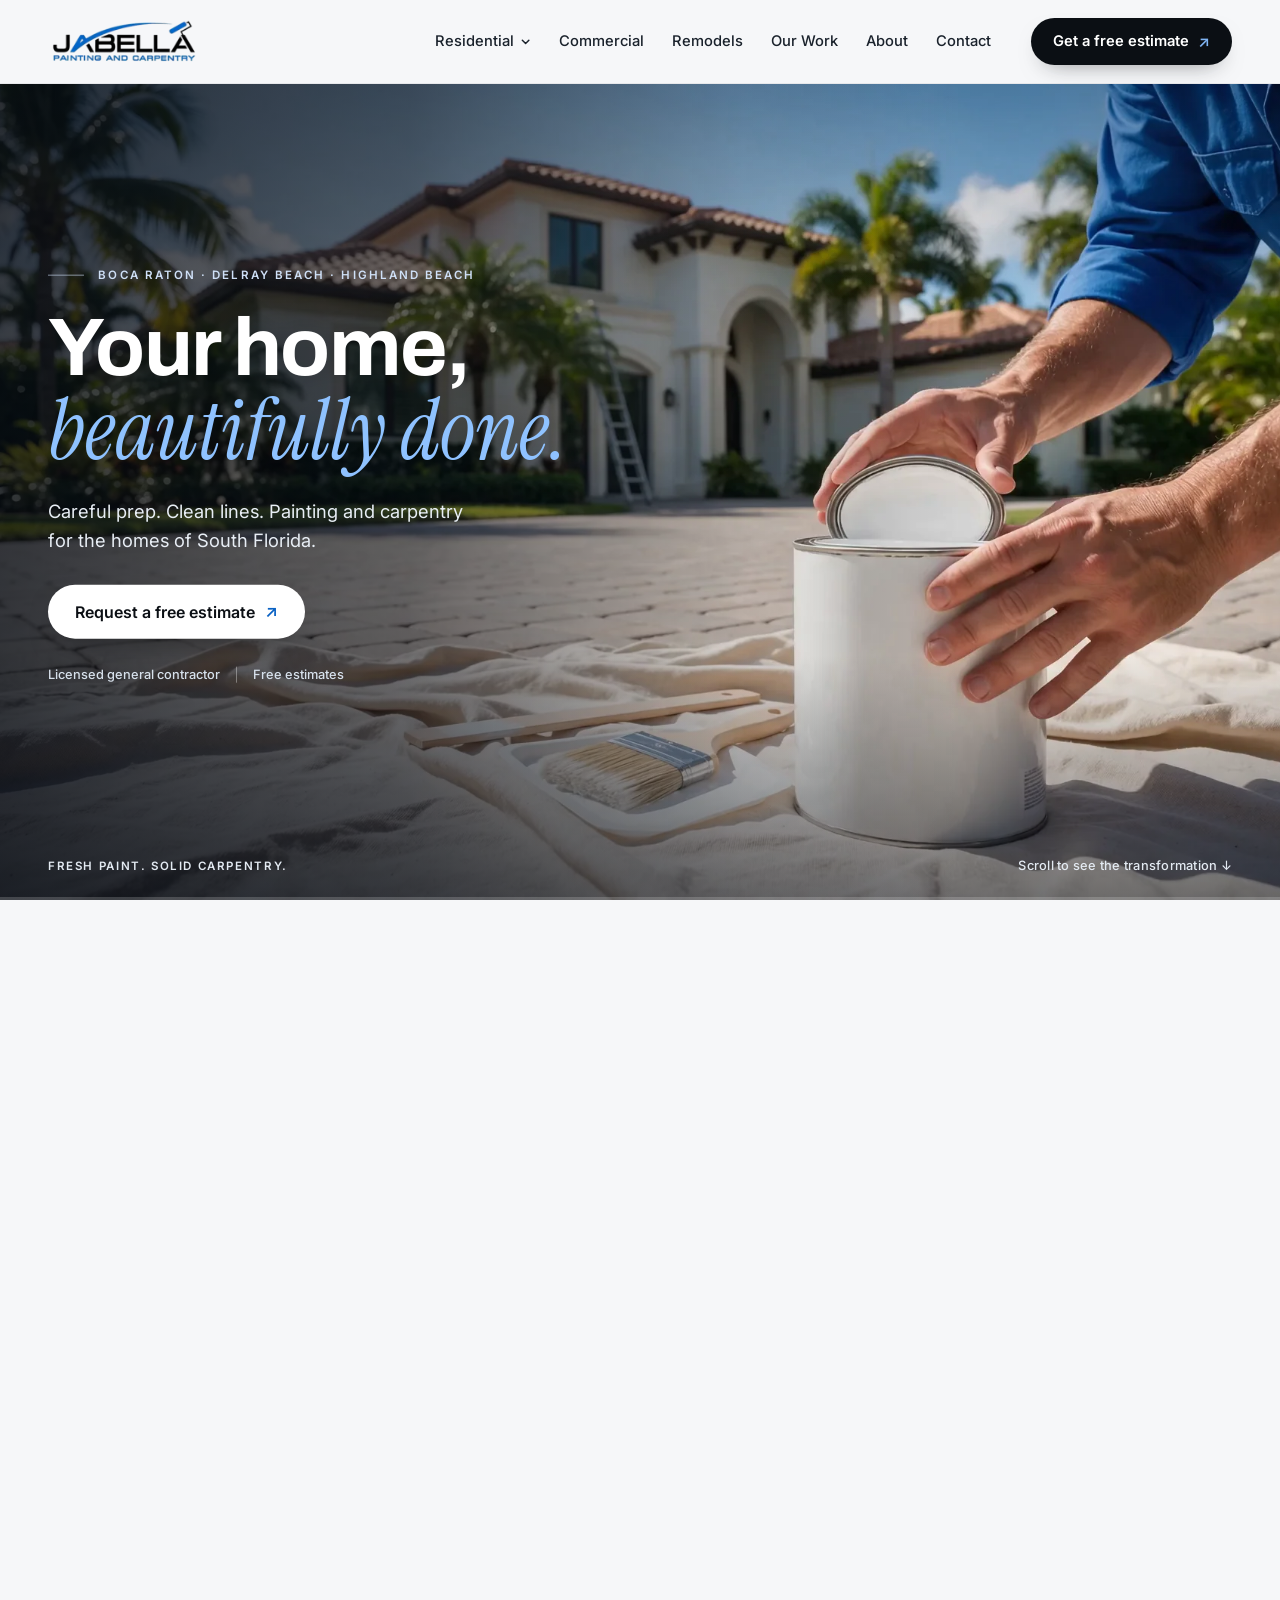
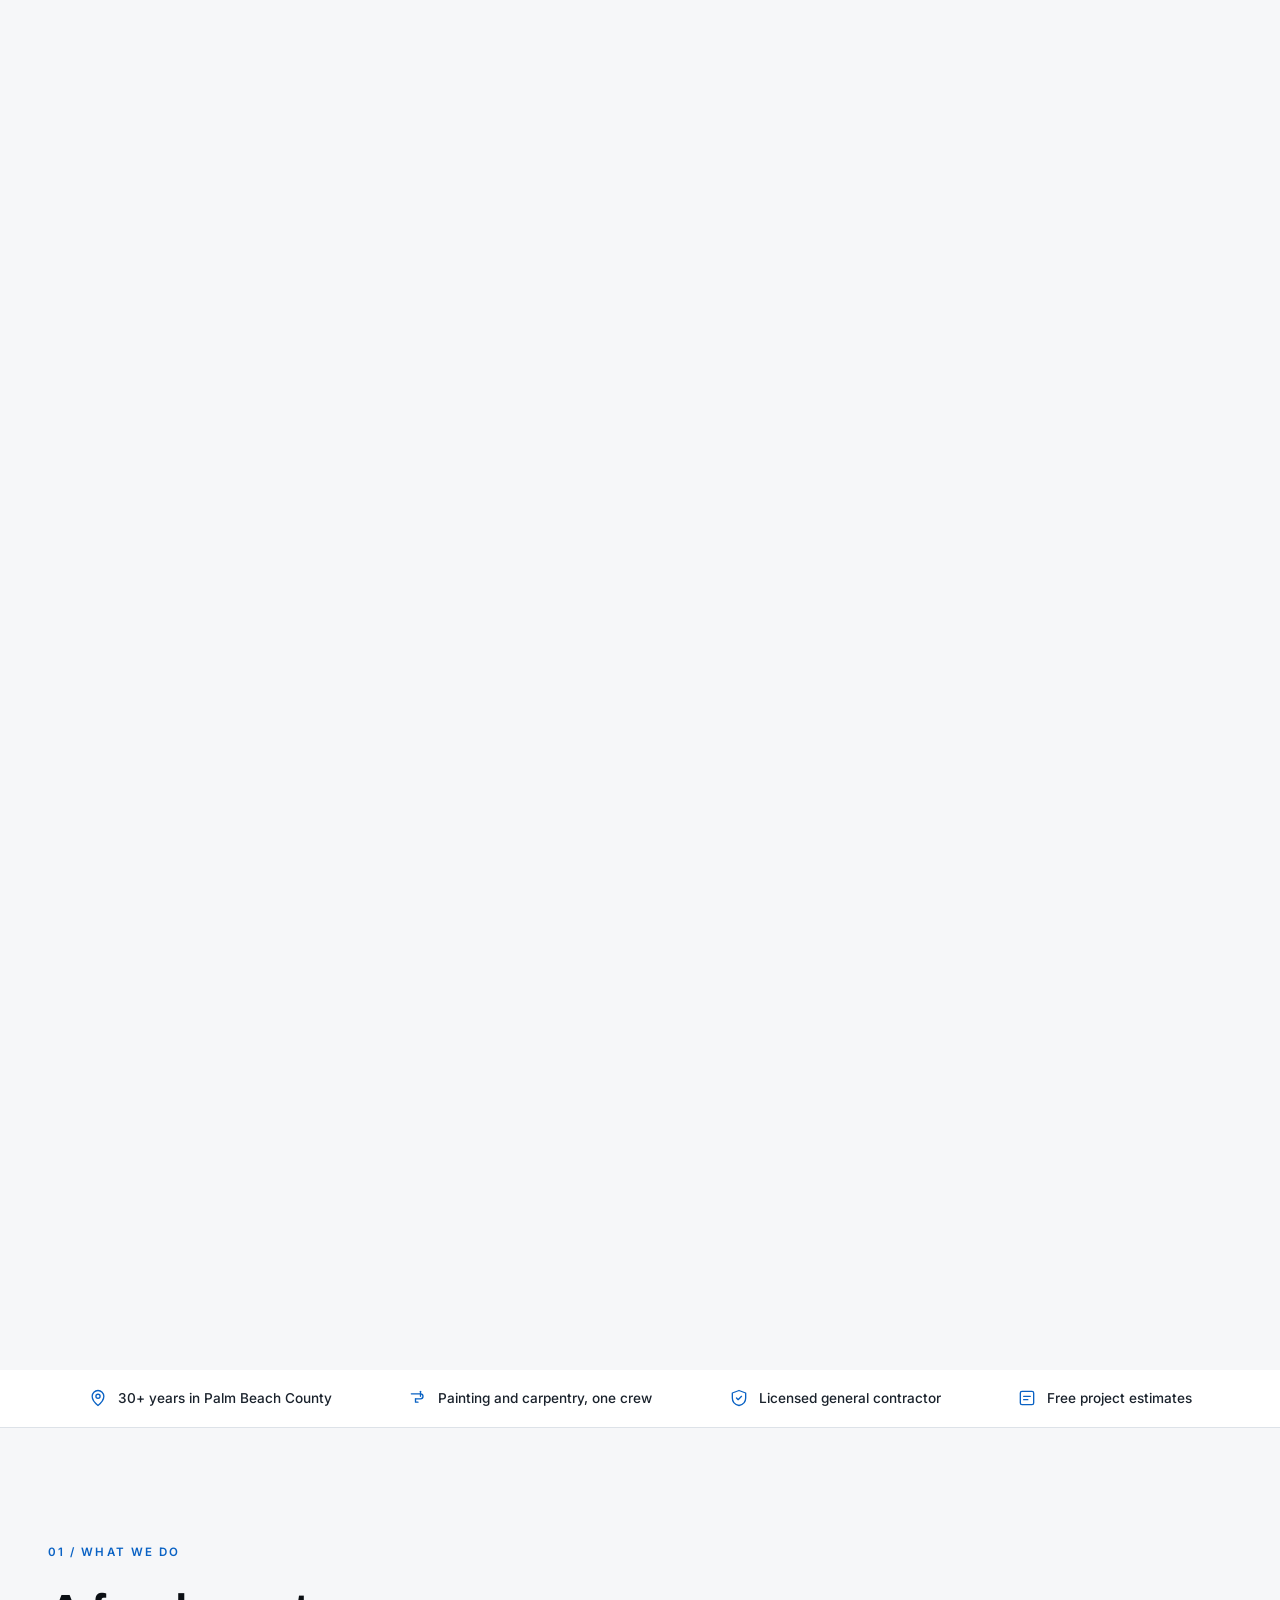
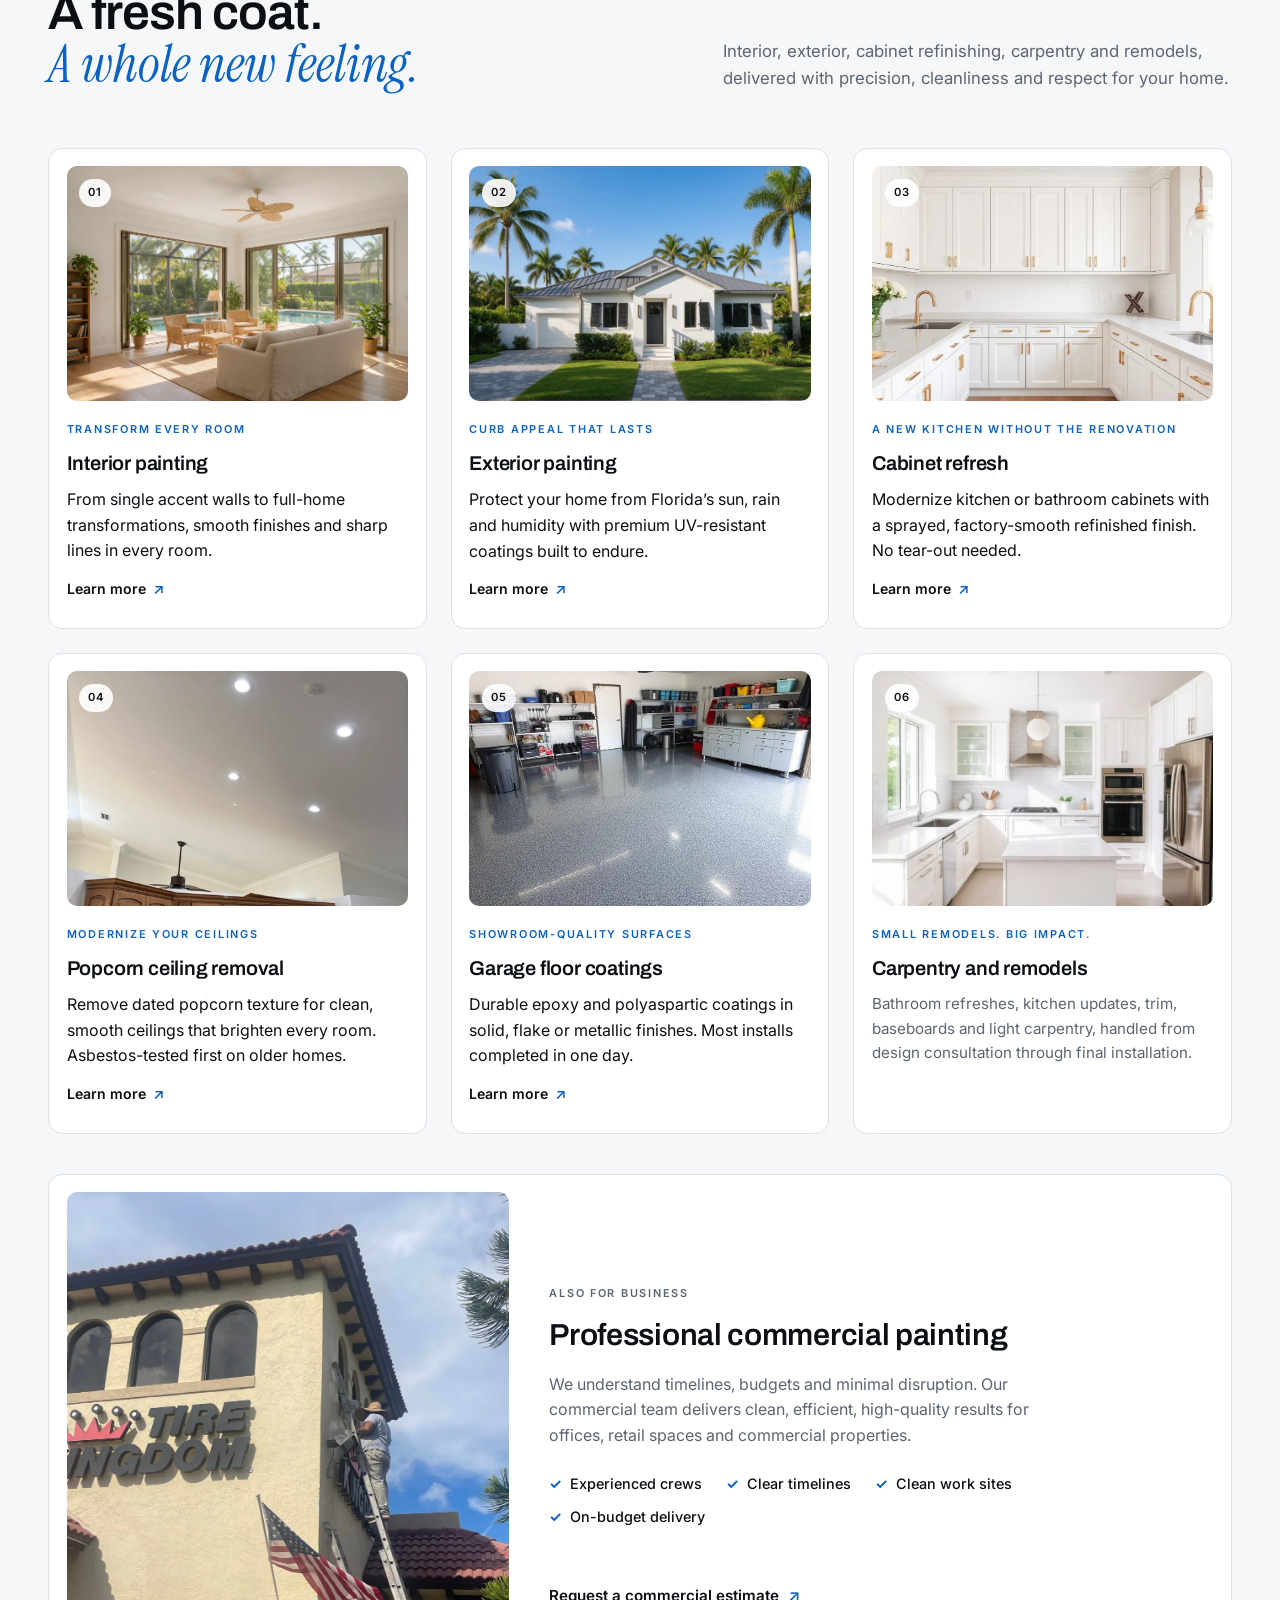
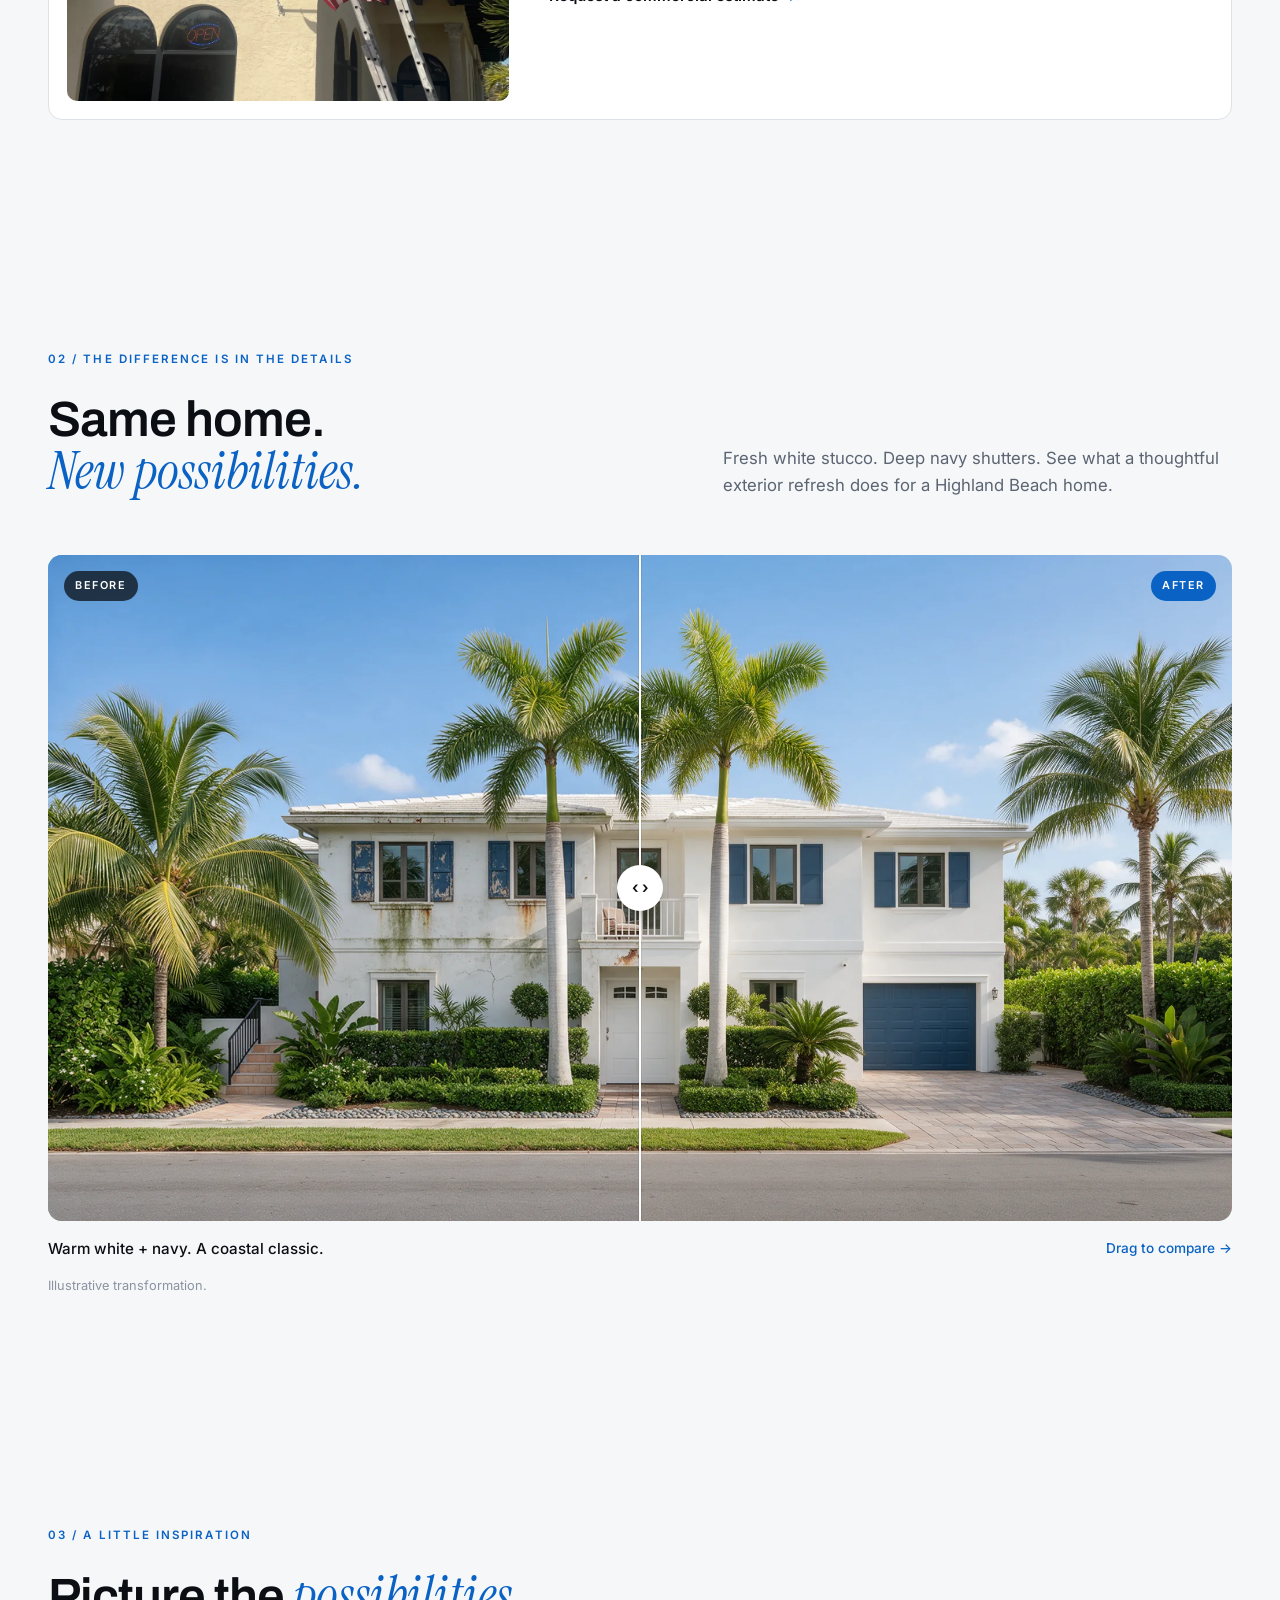
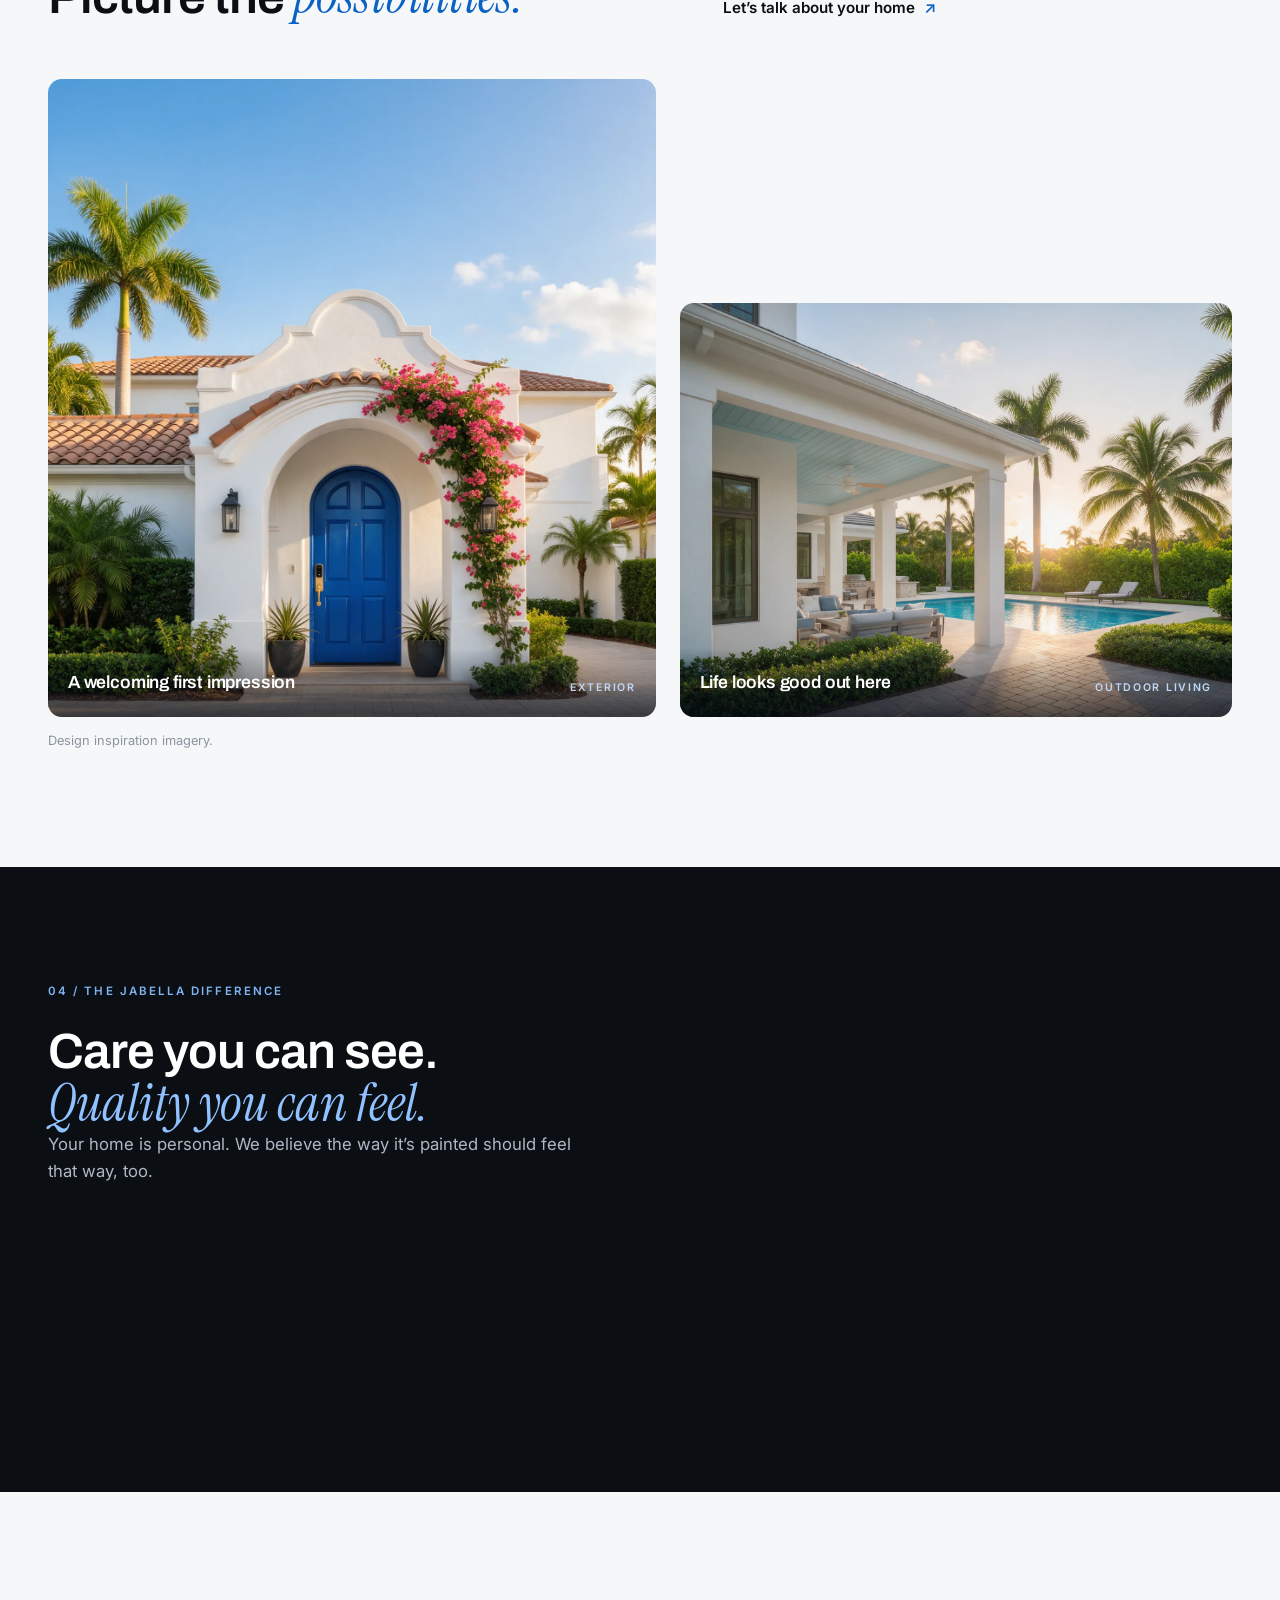
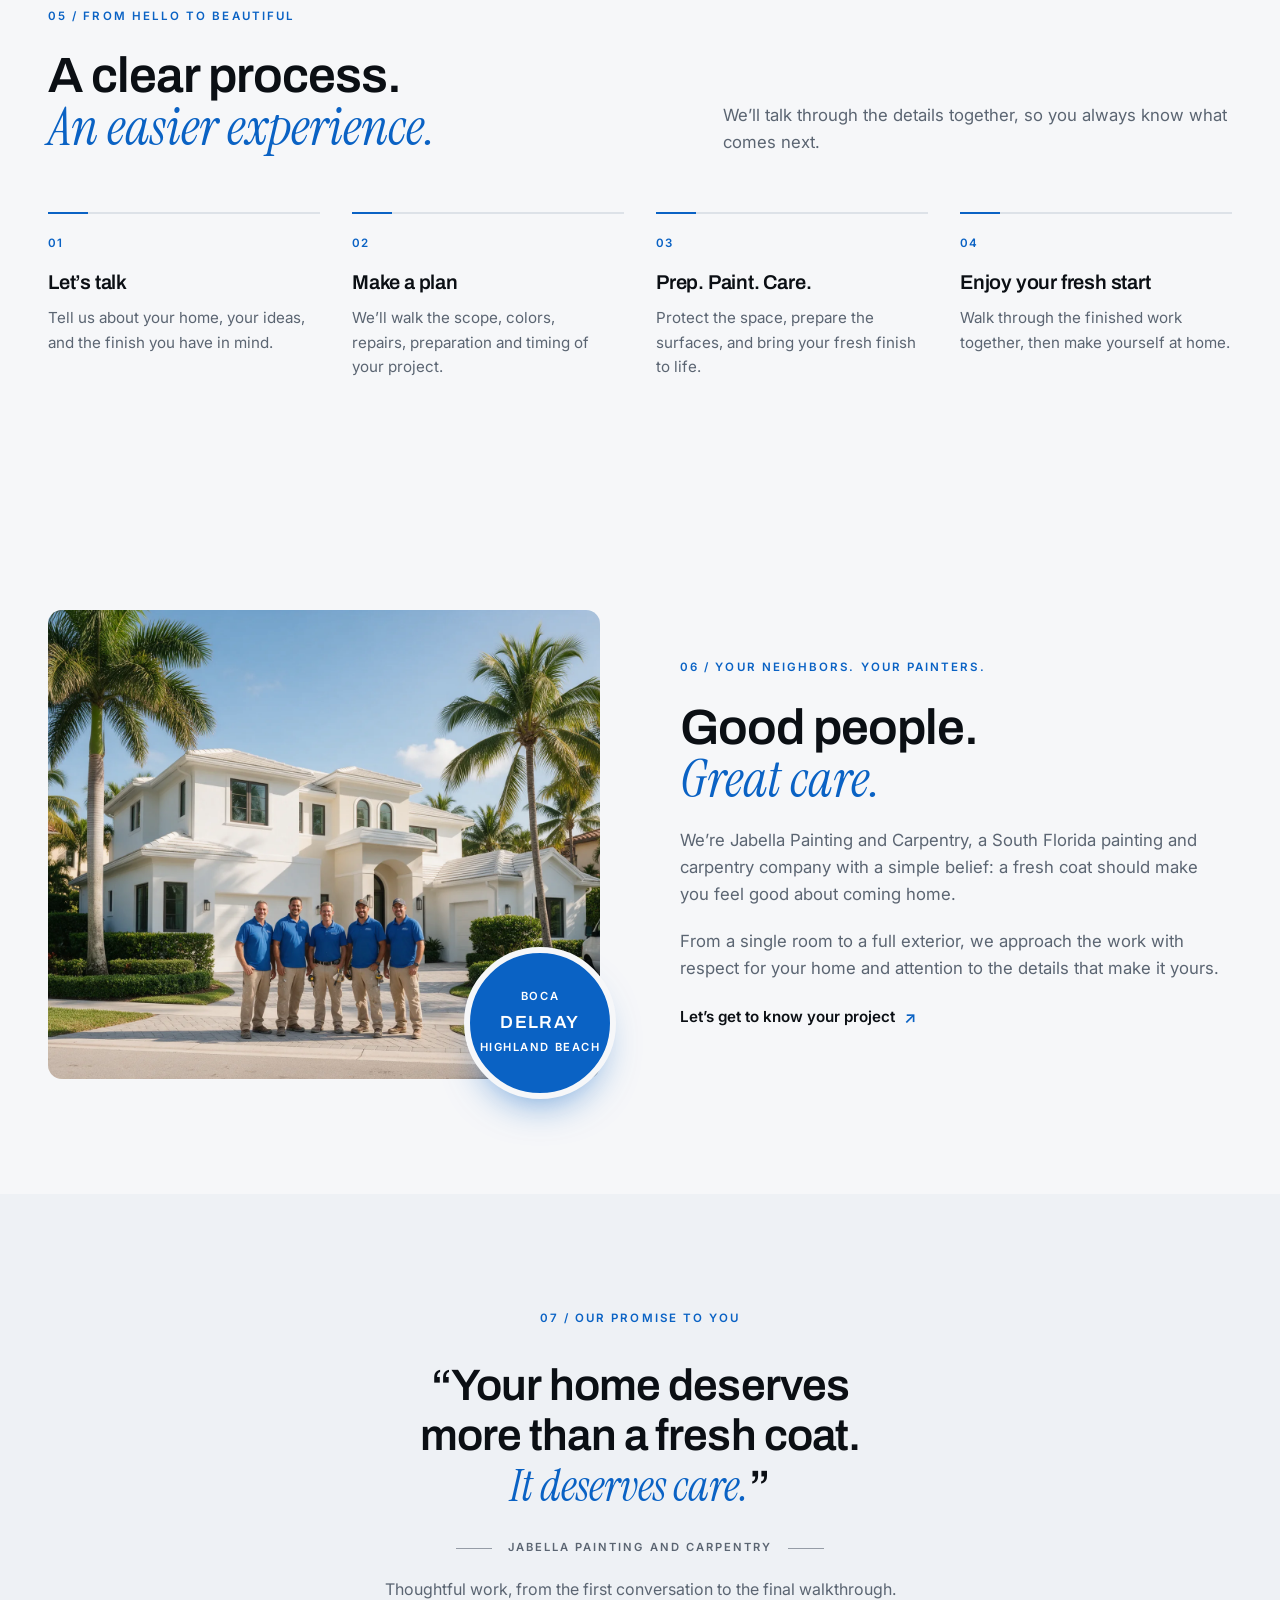
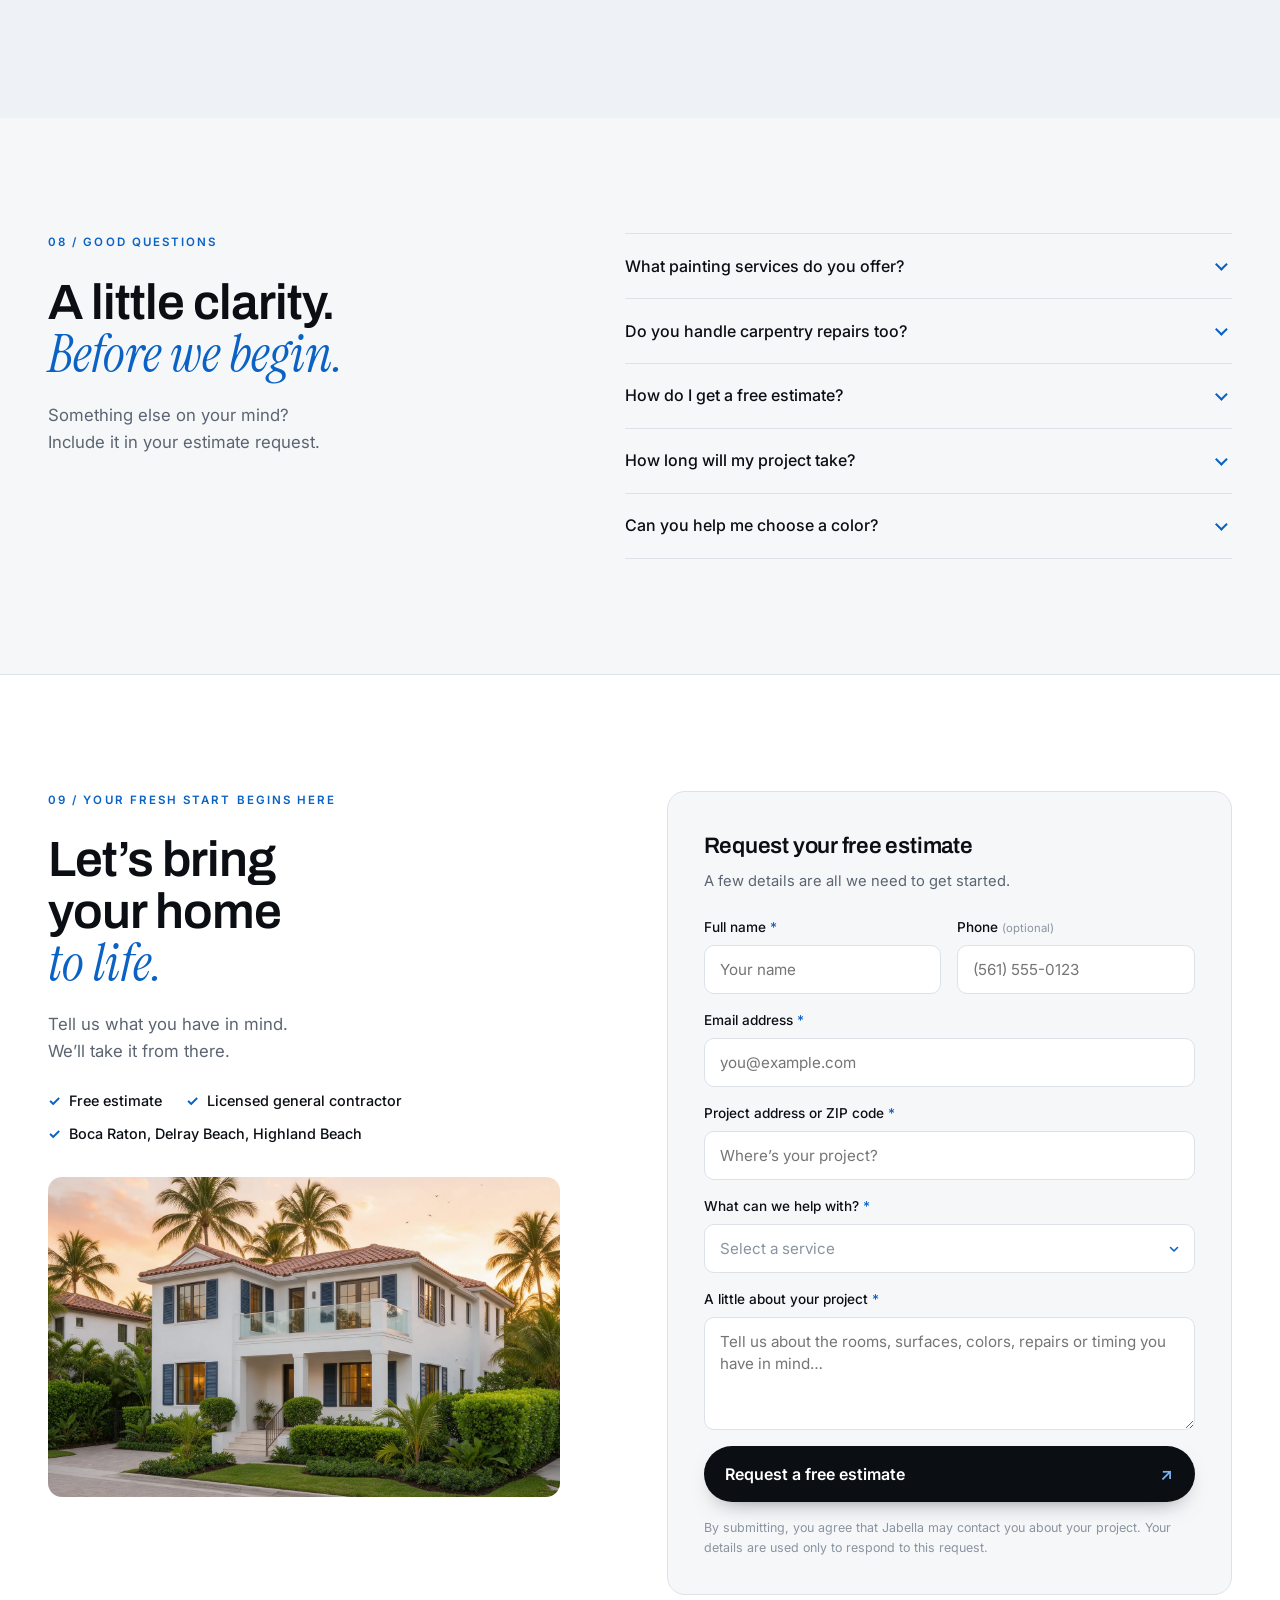
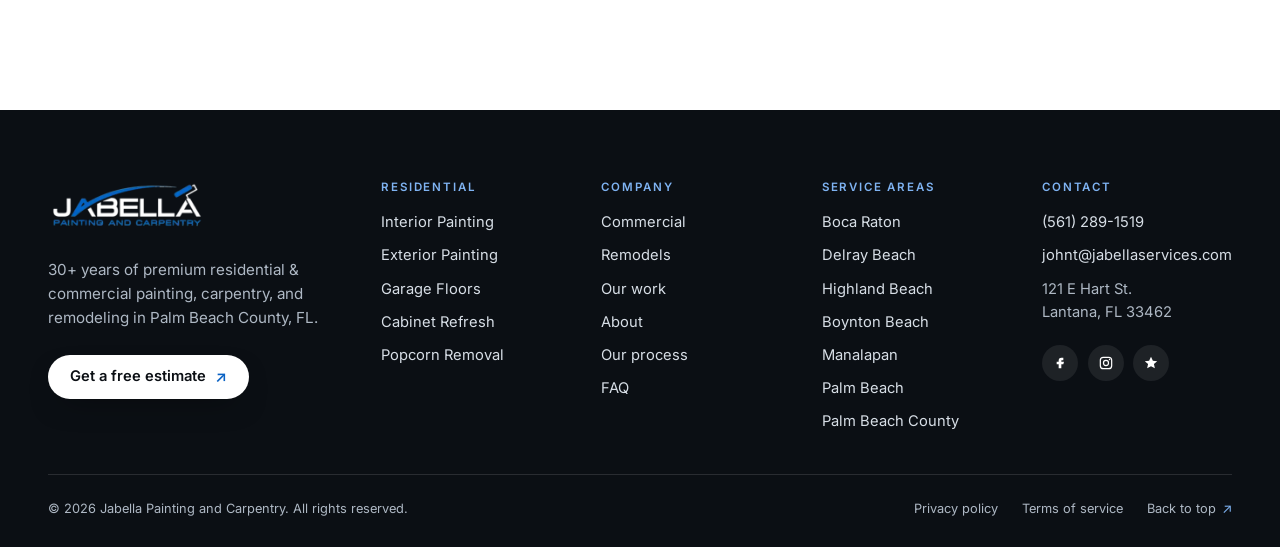
<file: index.html>
<!doctype html>
<html lang="en">
<head>
<meta charset="utf-8">
<meta name="viewport" content="width=device-width, initial-scale=1, viewport-fit=cover">
<title>Jabella Painting and Carpentry | House Painting in Boca Raton, FL</title>
<meta name="description" content="Residential painting and carpentry for Boca Raton, Delray Beach and Highland Beach. Careful prep, clean lines and free estimates from Jabella Painting and Carpentry.">
<meta property="og:type" content="website">
<meta property="og:site_name" content="Jabella Painting and Carpentry">
<meta property="og:title" content="Jabella Painting and Carpentry | House Painting in Boca Raton, FL">
<meta property="og:description" content="Residential painting and carpentry for Boca Raton, Delray Beach and Highland Beach. Careful prep, clean lines and free estimates.">
<meta property="og:image" content="assets/hero-end.webp">
<meta name="geo.region" content="US-FL">
<meta name="geo.placename" content="Boca Raton">
<link rel="icon" href="assets/mark.svg" type="image/svg+xml">
<link rel="preload" as="image" href="assets/hero-start.webp" fetchpriority="high">
<link rel="preconnect" href="https://fonts.googleapis.com">
<link rel="preconnect" href="https://fonts.gstatic.com" crossorigin>
<link href="https://fonts.googleapis.com/css2?family=Archivo:wght@500;600;700&family=Inter:wght@400;500;600&family=Instrument+Serif:ital@1&display=swap" rel="stylesheet">
<link rel="stylesheet" href="site.css">
</head>
<body id="top">
<a class="skip" href="#services">Skip to services</a>

<header class="site-header">
  <a class="brand" href="/" aria-label="Jabella Painting and Carpentry, home">
    <img src="/assets/logo.webp" width="180" height="55" alt="Jabella Painting and Carpentry">
  </a>
  <nav class="desktop-nav" aria-label="Main navigation">
    <div class="has-sub">
      <button type="button" class="nav-sub-toggle" aria-expanded="false" aria-controls="sub-residential">Residential <svg class="chev" viewBox="0 0 12 12" aria-hidden="true"><path d="M2.5 4.5 6 8l3.5-3.5" fill="none" stroke="currentColor" stroke-width="1.6" stroke-linecap="round" stroke-linejoin="round"/></svg></button>
      <div class="nav-sub" id="sub-residential">
      <a href="/residential/interior/">Interior Painting</a>
      <a href="/residential/exterior/">Exterior Painting</a>
      <a href="/residential/garage/">Garage Floors</a>
      <a href="/residential/cabinets/">Cabinet Refresh</a>
      <a href="/residential/popcorn/">Popcorn Removal</a>
      </div>
    </div>
    <a href="/#commercial">Commercial</a>
    <a href="/#remodels">Remodels</a>
    <a href="/#work">Our Work</a>
    <a href="/#about">About</a>
    <a href="/#estimate">Contact</a>
  </nav>
  <a class="btn btn--primary header-cta" href="/#estimate">Get a free estimate <span class="arrow" aria-hidden="true">↗</span></a>
  <button class="menu-toggle" type="button" aria-expanded="false" aria-controls="mobile-nav" aria-label="Open menu">
    <span></span><span></span>
  </button>
</header>
<nav id="mobile-nav" class="mobile-nav" aria-label="Mobile navigation" hidden>
  <div class="mobile-group">
    <p class="mobile-group__label">Residential</p>
    <a href="/residential/interior/">Interior Painting</a>
    <a href="/residential/exterior/">Exterior Painting</a>
    <a href="/residential/garage/">Garage Floors</a>
    <a href="/residential/cabinets/">Cabinet Refresh</a>
    <a href="/residential/popcorn/">Popcorn Removal</a>
  </div>
  <a href="/#commercial">Commercial</a>
  <a href="/#remodels">Remodels</a>
  <a href="/#work">Our Work</a>
  <a href="/#about">About</a>
  <a href="/#estimate">Contact</a>
  <a href="/#estimate" class="btn btn--primary">Get a free estimate</a>
</nav>

<main>

  <!-- ============ HERO: the painting film, scrubbed by scroll ============ -->
  <section id="home" class="hero-scroll" aria-label="Jabella painting film">
    <div class="hero-sticky">
      <img class="hero-poster" src="assets/hero-start.webp" alt="A painter opens a fresh can of white paint on a drop cloth in front of a Boca Raton home" fetchpriority="high">
      <video class="hero-video" muted playsinline preload="auto" aria-label="Painting film controlled by scrolling" data-src="assets/hero.mp4" data-src-mobile="assets/hero-m.mp4"></video>
      <div class="hero-shade" aria-hidden="true"></div>

      <div class="hero-copy">
        <p class="hero-kicker"><span class="rule"></span>Boca Raton · Delray Beach · Highland Beach</p>
        <h1>Your home,<br><em>beautifully done.</em></h1>
        <p class="hero-sub">Careful prep. Clean lines. Painting and carpentry <br class="br-wide">for the homes of South Florida.</p>
        <a class="btn btn--light btn--lg" href="#estimate">Request a free estimate <span class="arrow" aria-hidden="true">↗</span></a>
        <p class="hero-chips"><span>Licensed general contractor</span><span class="sep" aria-hidden="true"></span><span>Free estimates</span></p>
      </div>

      <div class="hero-foot">
        <p class="hero-foot__tag">Fresh paint. Solid carpentry.</p>
        <p class="hero-foot__hint">Scroll to see the transformation <span aria-hidden="true">↓</span></p>
      </div>
      <div class="hero-progress" aria-hidden="true"><span></span></div>
    </div>
  </section>

  <!-- ============ TRUST STRIP ============ -->
  <section class="trust" aria-label="Why homeowners choose Jabella">
    <ul>
      <li><svg viewBox="0 0 24 24" aria-hidden="true"><path d="M12 21s-7-5.5-7-11a7 7 0 0 1 14 0c0 5.5-7 11-7 11z"/><circle cx="12" cy="10" r="2.5"/></svg>30+ years in Palm Beach County</li>
      <li><svg viewBox="0 0 24 24" aria-hidden="true"><path d="M4 7h11a3 3 0 0 1 0 6H9"/><path d="M9 13v4h3"/><path d="M15 4v6"/></svg>Painting and carpentry, one crew</li>
      <li><svg viewBox="0 0 24 24" aria-hidden="true"><path d="M12 3l8 3v6c0 5-3.5 8-8 9-4.5-1-8-4-8-9V6l8-3z"/><path d="M9 12l2 2 4-4"/></svg>Licensed general contractor</li>
      <li><svg viewBox="0 0 24 24" aria-hidden="true"><rect x="4" y="4" width="16" height="16" rx="2"/><path d="M8 10h8M8 14h5"/></svg>Free project estimates</li>
    </ul>
  </section>

  <!-- ============ 01 SERVICES ============ -->
  <section class="section services" id="services">
    <div class="wrap">
      <p class="label">01 / What we do</p>
      <div class="split">
        <h2>A fresh coat.<br><em>A whole new feeling.</em></h2>
        <p class="lede">Interior, exterior, cabinet refinishing, carpentry and remodels, delivered with precision, cleanliness and respect for your home.</p>
      </div>

      <div class="cards" data-reveal data-stagger>
        <article class="card">
          <div class="card__media">
            <img src="assets/interior.webp" alt="A light-filled Boca Raton living room with freshly painted white walls opening to a pool" loading="lazy" width="1600" height="1200">
            <span class="card__num">01</span>
          </div>
          <p class="card__kicker">Transform every room</p>
          <h3>Interior painting</h3>
          <p>From single accent walls to full-home transformations, smooth finishes and sharp lines in every room.</p>
          <a class="card__more" href="/residential/interior/">Learn more <span class="arrow" aria-hidden="true">↗</span></a>
        </article>
        <article class="card">
          <div class="card__media">
            <img src="assets/exterior.webp" alt="A freshly painted white Delray Beach home with gray shutters and a metal roof" loading="lazy" width="1600" height="1200">
            <span class="card__num">02</span>
          </div>
          <p class="card__kicker">Curb appeal that lasts</p>
          <h3>Exterior painting</h3>
          <p>Protect your home from Florida’s sun, rain and humidity with premium UV-resistant coatings built to endure.</p>
          <a class="card__more" href="/residential/exterior/">Learn more <span class="arrow" aria-hidden="true">↗</span></a>
        </article>
        <article class="card">
          <div class="card__media">
            <img src="assets/cabinets.webp" alt="A kitchen with cabinets refinished in bright white with brass hardware" loading="lazy" width="1024" height="768">
            <span class="card__num">03</span>
          </div>
          <p class="card__kicker">A new kitchen without the renovation</p>
          <h3>Cabinet refresh</h3>
          <p>Modernize kitchen or bathroom cabinets with a sprayed, factory-smooth refinished finish. No tear-out needed.</p>
          <a class="card__more" href="/residential/cabinets/">Learn more <span class="arrow" aria-hidden="true">↗</span></a>
        </article>
        <article class="card">
          <div class="card__media">
            <img src="assets/popcorn.webp" alt="A smooth, freshly painted ceiling with recessed lights after popcorn texture removal" loading="lazy" width="1050" height="1400">
            <span class="card__num">04</span>
          </div>
          <p class="card__kicker">Modernize your ceilings</p>
          <h3>Popcorn ceiling removal</h3>
          <p>Remove dated popcorn texture for clean, smooth ceilings that brighten every room. Asbestos-tested first on older homes.</p>
          <a class="card__more" href="/residential/popcorn/">Learn more <span class="arrow" aria-hidden="true">↗</span></a>
        </article>
        <article class="card">
          <div class="card__media">
            <img src="assets/garage.webp" alt="A garage with a glossy flake epoxy floor coating and a sports car parked inside" loading="lazy" width="1024" height="768">
            <span class="card__num">05</span>
          </div>
          <p class="card__kicker">Showroom-quality surfaces</p>
          <h3>Garage floor coatings</h3>
          <p>Durable epoxy and polyaspartic coatings in solid, flake or metallic finishes. Most installs completed in one day.</p>
          <a class="card__more" href="/residential/garage/">Learn more <span class="arrow" aria-hidden="true">↗</span></a>
        </article>
        <article class="card" id="remodels">
          <div class="card__media">
            <img src="assets/remodel.webp" alt="A remodeled white kitchen with new cabinets, island and stainless appliances" loading="lazy" width="800" height="600">
            <span class="card__num">06</span>
          </div>
          <p class="card__kicker">Small remodels. Big impact.</p>
          <h3>Carpentry and remodels</h3>
          <p>Bathroom refreshes, kitchen updates, trim, baseboards and light carpentry, handled from design consultation through final installation.</p>
        </article>
      </div>

      <aside class="commercial" id="commercial" data-reveal aria-labelledby="commercial-title">
        <div class="commercial__media">
          <img src="assets/commercial.webp" alt="A Jabella painter on a ladder painting the facade of a Tire Kingdom store" loading="lazy" width="1050" height="1400">
        </div>
        <div class="commercial__body">
          <p class="card__kicker">Also for business</p>
          <h3 id="commercial-title">Professional commercial painting</h3>
          <p>We understand timelines, budgets and minimal disruption. Our commercial team delivers clean, efficient, high-quality results for offices, retail spaces and commercial properties.</p>
          <ul class="checks checks--tight">
            <li>Experienced crews</li>
            <li>Clear timelines</li>
            <li>Clean work sites</li>
            <li>On-budget delivery</li>
          </ul>
          <a class="textlink" href="#estimate">Request a commercial estimate <span class="arrow" aria-hidden="true">↗</span></a>
        </div>
      </aside>
    </div>
    </div>
  </section>

  <!-- ============ 02 TRANSFORMATION ============ -->
  <section class="section transformation" id="transformation">
    <div class="wrap">
      <p class="label">02 / The difference is in the details</p>
      <div class="split">
        <h2>Same home.<br><em>New possibilities.</em></h2>
        <p class="lede">Fresh white stucco. Deep navy shutters. See what a thoughtful exterior refresh does for a Highland Beach home.</p>
      </div>

      <div class="compare" data-reveal>
        <div class="compare__frame" id="compare" style="--pos: 50%;">
          <img class="compare__after" src="assets/after.webp" alt="The same Highland Beach house freshly painted warm white with navy shutters" loading="lazy" width="2048" height="1152">
          <img class="compare__before" src="assets/before.webp" alt="A two-story Highland Beach house with faded, mildew-streaked stucco and peeling shutters, before the refresh" loading="lazy" width="2048" height="1152">
          <span class="compare__tag compare__tag--before">Before</span>
          <span class="compare__tag compare__tag--after">After</span>
          <div class="compare__line" aria-hidden="true"><span class="compare__knob">‹&nbsp;&nbsp;›</span></div>
          <input class="compare__range" type="range" min="0" max="100" value="50" aria-label="Drag to compare before and after">
        </div>
        <div class="compare__foot">
          <p class="compare__caption">Warm white + navy. A coastal classic.</p>
          <p class="compare__hint">Drag to compare <span aria-hidden="true">→</span></p>
        </div>
        <p class="note">Illustrative transformation.</p>
      </div>
    </div>
  </section>

  <!-- ============ 03 PROJECTS ============ -->
  <section class="section projects" id="work">
    <div class="wrap">
      <p class="label">03 / A little inspiration</p>
      <div class="split split--tight">
        <h2>Picture the <em>possibilities.</em></h2>
        <a class="textlink" href="#estimate">Let’s talk about your home <span class="arrow" aria-hidden="true">↗</span></a>
      </div>

      <div class="gallery" data-reveal data-stagger>
        <figure class="tile tile--tall">
          <img src="assets/entry.webp" alt="A white Mediterranean entry in Boca Raton with a glossy blue front door and bougainvillea" loading="lazy" width="1536" height="2048">
          <figcaption><span>A welcoming first impression</span><small>Exterior</small></figcaption>
        </figure>
        <figure class="tile">
          <img src="assets/lanai.webp" alt="A freshly painted white covered lanai beside a pool at golden hour in Delray Beach" loading="lazy" width="1600" height="1200">
          <figcaption><span>Life looks good out here</span><small>Outdoor living</small></figcaption>
        </figure>
      </div>
      <p class="note">Design inspiration imagery.</p>
    </div>
  </section>

  <!-- ============ 04 WHY ============ -->
  <section class="why-band" id="why">
    <div class="wrap grid-2">
      <div>
        <p class="label label--onDark">04 / The Jabella difference</p>
        <h2>Care you can see.<br><em>Quality you can feel.</em></h2>
        <p class="lede lede--onDark">Your home is personal. We believe the way it’s painted should feel that way, too.</p>
      </div>
      <ol class="pillars" data-reveal data-stagger>
        <li>
          <span class="num">01</span>
          <div><h3>It starts with the surface.</h3><p>Pressure washing, patching, priming and caulking before any color goes on.</p></div>
        </li>
        <li>
          <span class="num">02</span>
          <div><h3>The details make the difference.</h3><p>Clean edges, considered colors, and care for the spaces around us.</p></div>
        </li>
        <li>
          <span class="num">03</span>
          <div><h3>One crew, start to finish.</h3><p>Painting and carpentry under one roof, so repairs and finish happen together.</p></div>
        </li>
      </ol>
    </div>
  </section>

  <!-- ============ 05 PROCESS ============ -->
  <section class="section process" id="process">
    <div class="wrap">
      <p class="label">05 / From hello to beautiful</p>
      <div class="split">
        <h2>A clear process.<br><em>An easier experience.</em></h2>
        <p class="lede">We’ll talk through the details together, so you always know what comes next.</p>
      </div>
      <ol class="steps" data-reveal data-stagger>
        <li><span class="num">01</span><h3>Let’s talk</h3><p>Tell us about your home, your ideas, and the finish you have in mind.</p></li>
        <li><span class="num">02</span><h3>Make a plan</h3><p>We’ll walk the scope, colors, repairs, preparation and timing of your project.</p></li>
        <li><span class="num">03</span><h3>Prep. Paint. Care.</h3><p>Protect the space, prepare the surfaces, and bring your fresh finish to life.</p></li>
        <li><span class="num">04</span><h3>Enjoy your fresh start</h3><p>Walk through the finished work together, then make yourself at home.</p></li>
      </ol>
    </div>
  </section>

  <!-- ============ 06 ABOUT ============ -->
  <section class="section about" id="about">
    <div class="wrap grid-2 grid-2--about">
      <div class="about__media" data-reveal>
        <img src="assets/team.webp" alt="The Jabella Painting and Carpentry crew in blue shirts in front of a white Boca Raton home" loading="lazy" width="1600" height="1200">
        <div class="badge" aria-hidden="true"><span>Boca</span><span>Delray</span><span>Highland Beach</span></div>
      </div>
      <div>
        <p class="label">06 / Your neighbors. Your painters.</p>
        <h2>Good people.<br><em>Great care.</em></h2>
        <p class="body">We’re Jabella Painting and Carpentry, a South Florida painting and carpentry company with a simple belief: a fresh coat should make you feel good about coming home.</p>
        <p class="body">From a single room to a full exterior, we approach the work with respect for your home and attention to the details that make it yours.</p>
        <a class="textlink" href="#estimate">Let’s get to know your project <span class="arrow" aria-hidden="true">↗</span></a>
      </div>
    </div>
  </section>

  <!-- ============ 07 PROMISE ============ -->
  <section class="promise section" id="testimonials">
    <div class="wrap">
      <p class="label">07 / Our promise to you</p>
      <blockquote>
        <p>“Your home deserves<br>more than a fresh coat.<br><em>It deserves care.</em>”</p>
        <footer><span class="rule"></span>Jabella Painting and Carpentry<span class="rule"></span></footer>
      </blockquote>
      <p class="promise__sub">Thoughtful work, from the first conversation to the final walkthrough.</p>
    </div>
  </section>

  <!-- ============ 08 FAQ ============ -->
  <section class="section faq" id="faq">
    <div class="wrap grid-2 grid-2--faq">
      <div>
        <p class="label">08 / Good questions</p>
        <h2>A little clarity.<br><em>Before we begin.</em></h2>
        <p class="body">Something else on your mind?<br>Include it in your estimate request.</p>
      </div>
      <div class="accordion">
        <details>
          <summary>What painting services do you offer?</summary>
          <div class="acc__body">
            <p>Interior and exterior painting, cabinet refinishing, popcorn ceiling removal, epoxy garage floor coatings, drywall repair, carpentry and small remodels, plus commercial painting for offices and retail spaces. Pressure washing and full surface prep are part of every exterior.</p>
          </div>
        </details>
        <details>
          <summary>Do you handle carpentry repairs too?</summary>
          <div class="acc__body">
            <p>Yes. Rotted fascia and soffit, damaged trim, baseboards, door frames and custom millwork are repaired or replaced by our own crew before the paint goes on, so you never need a second contractor.</p>
          </div>
        </details>
        <details>
          <summary>How do I get a free estimate?</summary>
          <div class="acc__body">
            <p>Fill out the short form below or give us a call. We’ll schedule a visit, walk the project with you, and send a clear written estimate with no obligation.</p>
          </div>
        </details>
        <details>
          <summary>How long will my project take?</summary>
          <div class="acc__body">
            <p>Most interiors take a few days and most exteriors about a week, depending on size, repairs and weather. We’ll give you a schedule up front and keep you posted along the way.</p>
          </div>
        </details>
        <details>
          <summary>Can you help me choose a color?</summary>
          <div class="acc__body">
            <p>Absolutely. We’ll bring samples, paint test patches on your actual walls and talk through what works with Florida light, your roof, your neighbors and any HOA guidelines.</p>
          </div>
        </details>
      </div>
    </div>
  </section>

  <!-- ============ 09 ESTIMATE ============ -->
  <section class="estimate-section" id="estimate">
    <div class="wrap grid-2 grid-2--estimate">
      <div class="estimate__intro">
        <p class="label">09 / Your fresh start begins here</p>
        <h2>Let’s bring<br>your home<br><em>to life.</em></h2>
        <p class="body">Tell us what you have in mind.<br>We’ll take it from there.</p>
        <ul class="checks">
          <li>Free estimate</li>
          <li>Licensed general contractor</li>
          <li>Boca Raton, Delray Beach, Highland Beach</li>
        </ul>
        <img class="estimate-photo" src="assets/sunset.webp" alt="Warm sunset on a freshly painted Delray Beach home with navy shutters" loading="lazy" width="1600" height="1200">
      </div>

      <form class="estimate-form" id="estimate-form" novalidate>
        <h3>Request your free estimate</h3>
        <p class="form__sub">A few details are all we need to get started.</p>
        <div class="row-2">
          <label>Full name <span class="req">*</span><input type="text" name="name" autocomplete="name" required placeholder="Your name"></label>
          <label>Phone <small>(optional)</small><input type="tel" name="phone" autocomplete="tel" placeholder="(561) 555-0123"></label>
        </div>
        <label>Email address <span class="req">*</span><input type="email" name="email" autocomplete="email" required placeholder="you@example.com"></label>
        <label>Project address or ZIP code <span class="req">*</span><input type="text" name="address" autocomplete="street-address" required placeholder="Where’s your project?"></label>
        <label>What can we help with? <span class="req">*</span>
          <select name="service" required>
            <option value="" selected disabled>Select a service</option>
            <option>Interior painting</option>
            <option>Exterior painting</option>
            <option>Cabinet refresh</option>
            <option>Popcorn ceiling removal</option>
            <option>Garage floor coating</option>
            <option>Carpentry or remodel</option>
            <option>Commercial painting</option>
            <option>Something else</option>
          </select>
        </label>
        <label>A little about your project <span class="req">*</span><textarea name="details" rows="4" required placeholder="Tell us about the rooms, surfaces, colors, repairs or timing you have in mind…"></textarea></label>
        <label class="hp" aria-hidden="true">Website<input type="text" name="website" tabindex="-1" autocomplete="off"></label>
        <button class="btn btn--primary btn--block" type="submit">Request a free estimate <span class="arrow" aria-hidden="true">↗</span></button>
        <p class="form__legal">By submitting, you agree that Jabella may contact you about your project. Your details are used only to respond to this request.</p>
        <p class="form__done" hidden role="status">Thanks! We’ve got your request and will be in touch shortly.</p>
      </form>
    </div>
  </section>

</main>

<footer class="site-footer">
  <div class="wrap">
    <div class="footer__grid">
      <div class="footer__about">
        <a class="brand brand--footer" href="/" aria-label="Jabella Painting and Carpentry, back to top">
          <img src="/assets/logo-white.webp" width="180" height="55" alt="Jabella Painting and Carpentry">
        </a>
        <p>30+ years of premium residential &amp; commercial painting, carpentry, and remodeling in Palm Beach County, FL.</p>
        <a class="btn btn--light footer__cta" href="/#estimate">Get a free estimate <span class="arrow" aria-hidden="true">↗</span></a>
      </div>

      <nav class="footer__col" aria-labelledby="f-services">
        <h4 id="f-services">Residential</h4>
        <ul>
          <li><a href="/residential/interior/">Interior Painting</a></li>
          <li><a href="/residential/exterior/">Exterior Painting</a></li>
          <li><a href="/residential/garage/">Garage Floors</a></li>
          <li><a href="/residential/cabinets/">Cabinet Refresh</a></li>
          <li><a href="/residential/popcorn/">Popcorn Removal</a></li>
        </ul>
      </nav>

      <nav class="footer__col" aria-labelledby="f-company">
        <h4 id="f-company">Company</h4>
        <ul>
          <li><a href="/#commercial">Commercial</a></li>
          <li><a href="/#remodels">Remodels</a></li>
          <li><a href="/#work">Our work</a></li>
          <li><a href="/#about">About</a></li>
          <li><a href="/#process">Our process</a></li>
          <li><a href="/#faq">FAQ</a></li>
        </ul>
      </nav>

      <nav class="footer__col" aria-labelledby="f-areas">
        <h4 id="f-areas">Service areas</h4>
        <ul>
          <li><a href="/#estimate">Boca Raton</a></li>
          <li><a href="/#estimate">Delray Beach</a></li>
          <li><a href="/#estimate">Highland Beach</a></li>
          <li><a href="/#estimate">Boynton Beach</a></li>
          <li><a href="/#estimate">Manalapan</a></li>
          <li><a href="/#estimate">Palm Beach</a></li>
          <li><a href="/#estimate">Palm Beach County</a></li>
        </ul>
      </nav>

      <div class="footer__col footer__contact">
        <h4>Contact</h4>
        <ul>
          <li><a href="tel:+15612891519">(561) 289-1519</a></li>
          <li><a href="mailto:johnt@jabellaservices.com">johnt@jabellaservices.com</a></li>
          <li>121 E Hart St.<br>Lantana, FL 33462</li>
        </ul>
        <ul class="footer__social" aria-label="Social media">
          <li><a href="#" aria-label="Facebook"><svg viewBox="0 0 24 24" aria-hidden="true"><path d="M14 8h3V4h-3c-2.8 0-4 1.8-4 4v2H7v4h3v6h4v-6h3l1-4h-4V8.5c0-.3.2-.5.5-.5z"/></svg></a></li>
          <li><a href="#" aria-label="Instagram"><svg viewBox="0 0 24 24" aria-hidden="true"><rect x="3.5" y="3.5" width="17" height="17" rx="4.5" fill="none" stroke="currentColor" stroke-width="1.8"/><circle cx="12" cy="12" r="3.8" fill="none" stroke="currentColor" stroke-width="1.8"/><circle cx="17.3" cy="6.7" r="1.1"/></svg></a></li>
          <li><a href="#" aria-label="Google reviews"><svg viewBox="0 0 24 24" aria-hidden="true"><path d="M12 2.5l2.8 6 6.5.7-4.9 4.4 1.4 6.4L12 16.7 6.2 20l1.4-6.4L2.7 9.2l6.5-.7z"/></svg></a></li>
        </ul>
      </div>
    </div>

    <div class="footer__bottom">
      <p>© 2026 Jabella Painting and Carpentry. All rights reserved.</p>
      <ul class="footer__legal">
        <li><a href="#">Privacy policy</a></li>
        <li><a href="#">Terms of service</a></li>
        <li><a href="#top">Back to top <span class="arrow" aria-hidden="true">↗</span></a></li>
      </ul>
    </div>
  </div>
</footer>

<script src="site.js" defer></script>
</body>
</html>
</file>
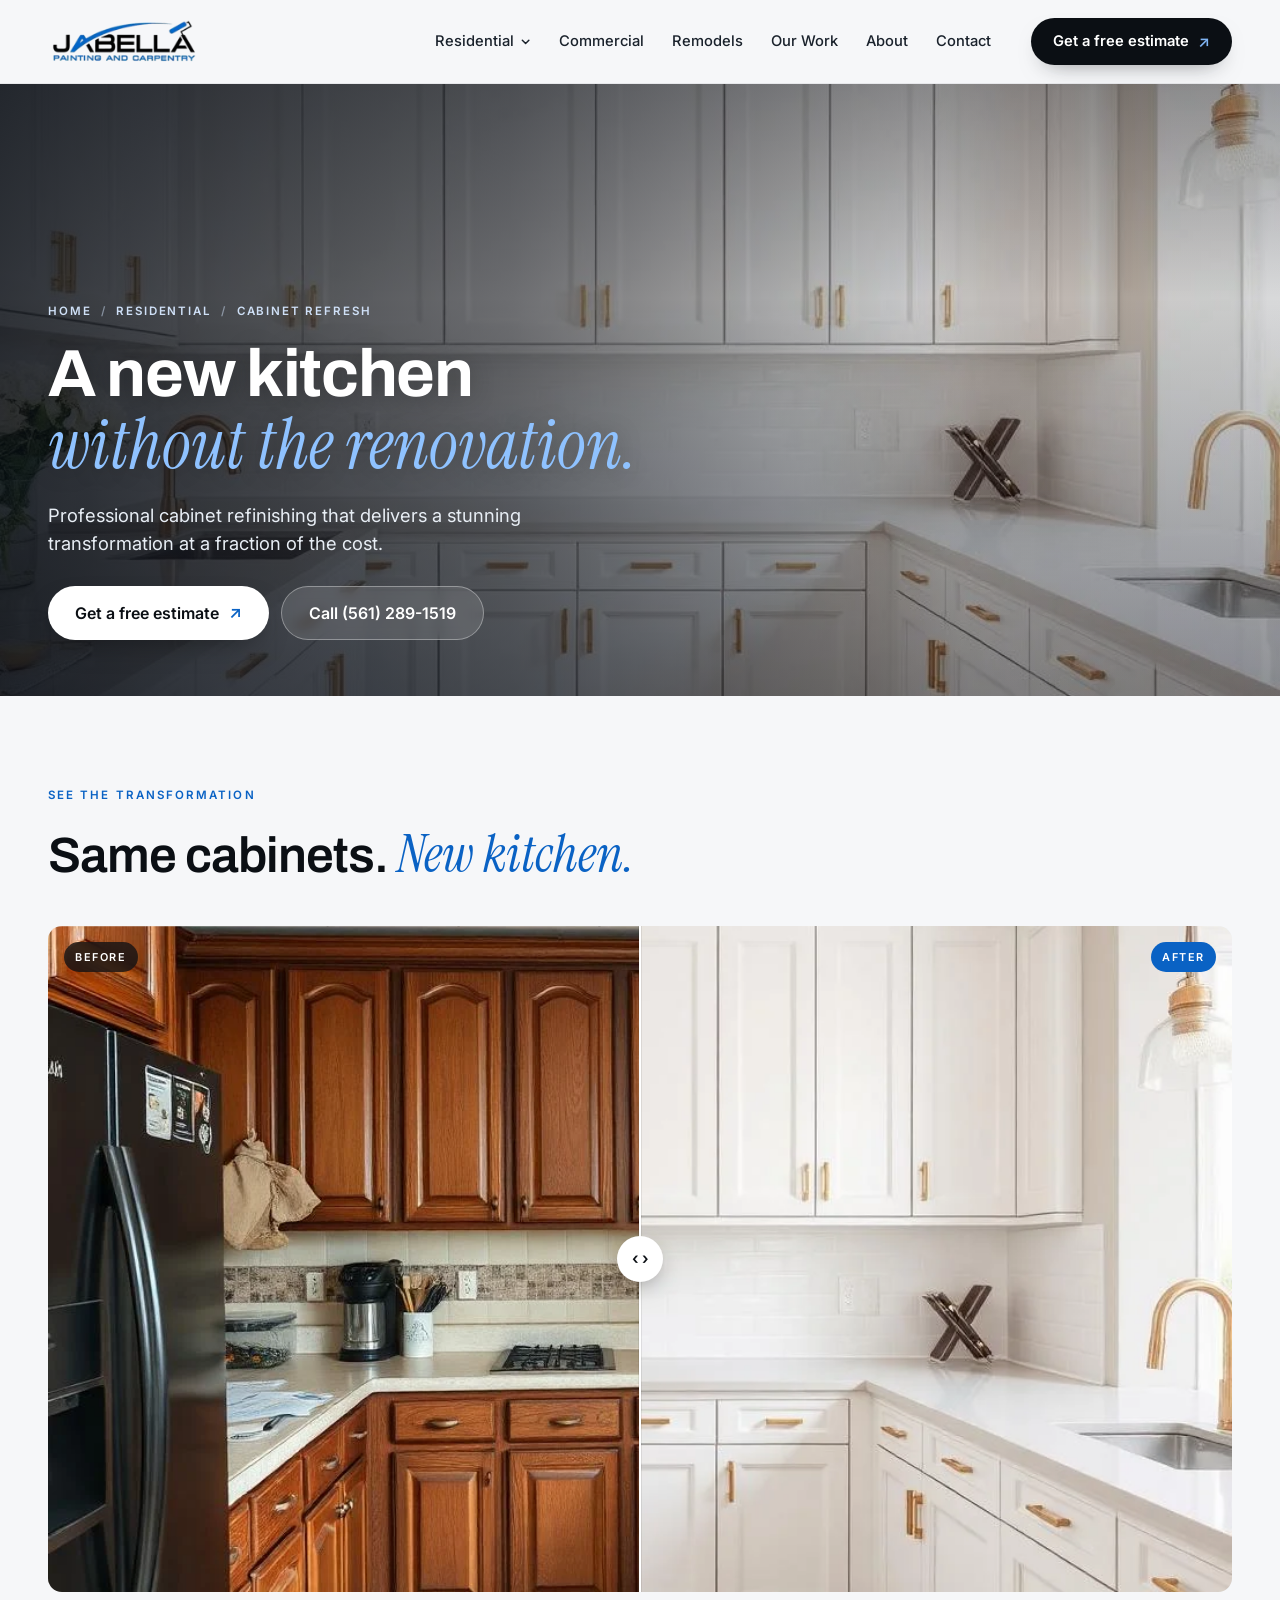
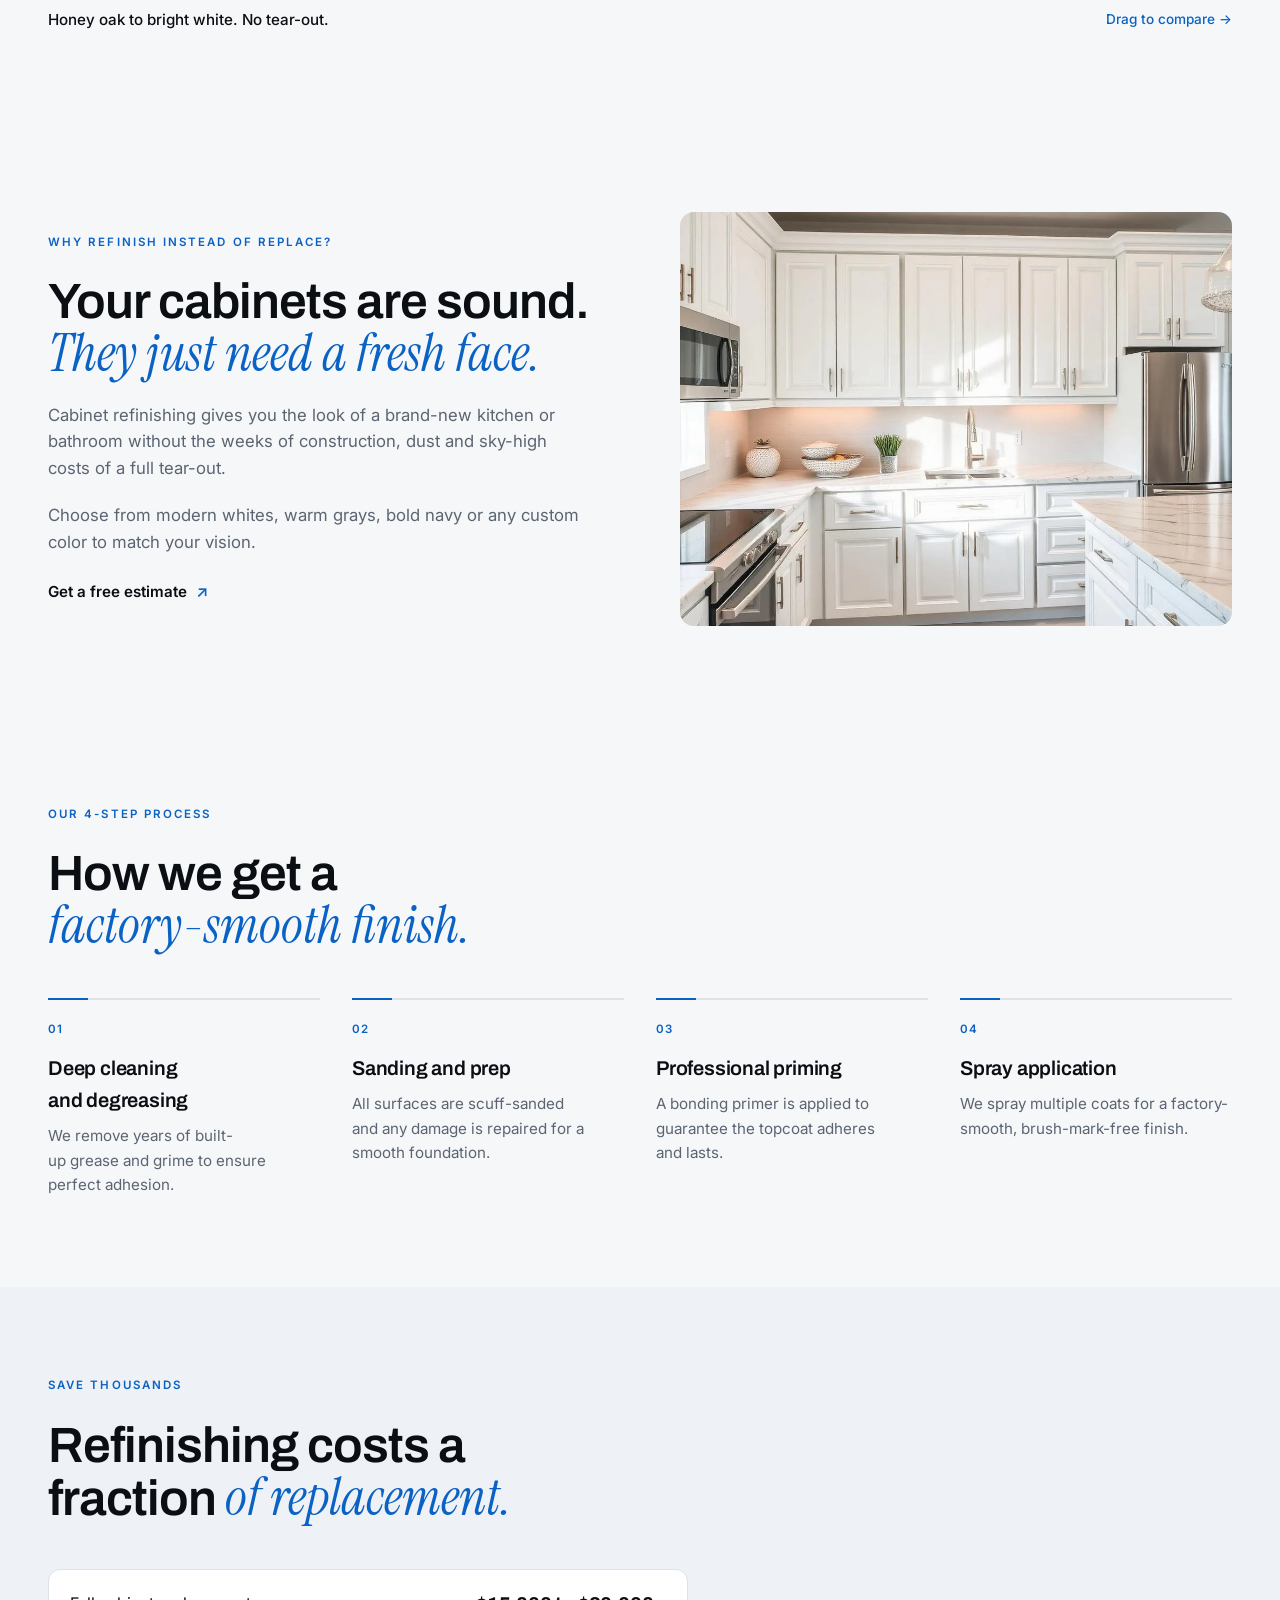
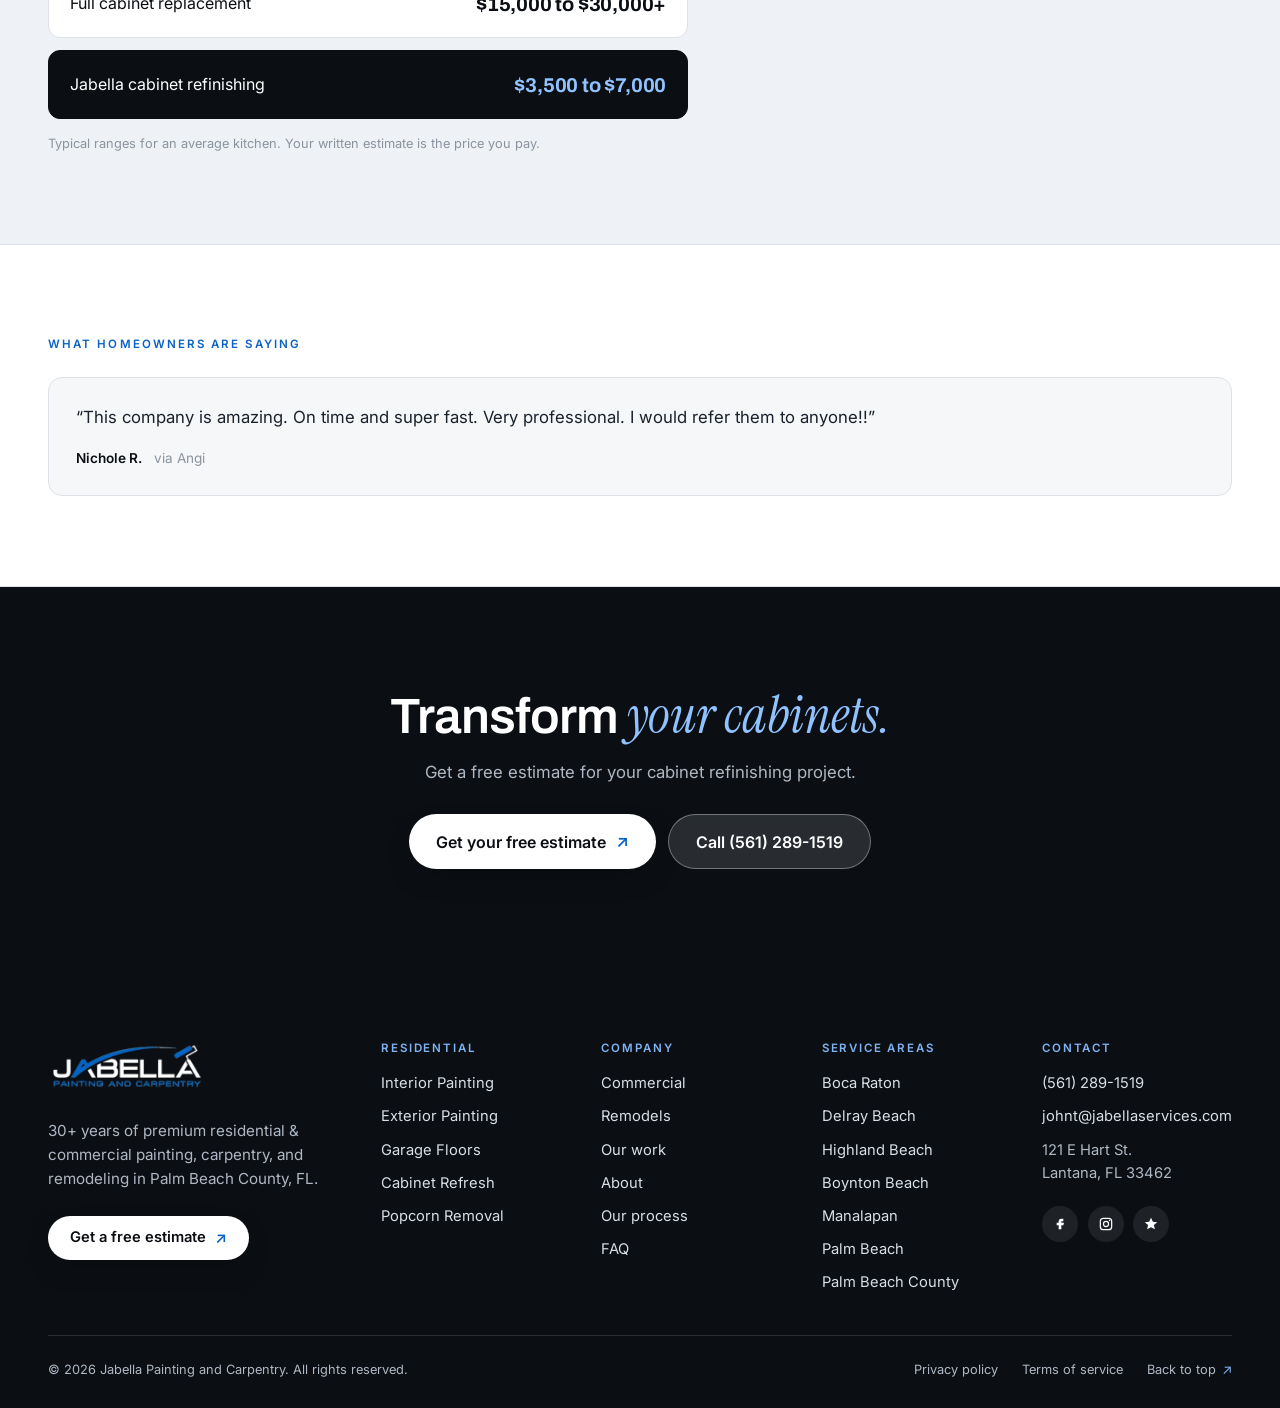
<file: residential/cabinets/index.html>
<!doctype html>
<html lang="en">
<head>
<meta charset="utf-8">
<meta name="viewport" content="width=device-width, initial-scale=1, viewport-fit=cover">
<title>Cabinet Refinishing in Boca Raton and Palm Beach County | Jabella Painting and Carpentry</title>
<meta name="description" content="Kitchen and bathroom cabinet refinishing with a sprayed, factory-smooth finish. The look of new cabinets at a fraction of replacement cost. Free estimates in Palm Beach County.">
<link rel="canonical" href="https://jabella-painting.vercel.app/residential/cabinets/">
<meta property="og:type" content="website">
<meta property="og:site_name" content="Jabella Painting and Carpentry">
<meta property="og:title" content="Cabinet Refinishing in Boca Raton and Palm Beach County">
<meta property="og:description" content="Kitchen and bathroom cabinet refinishing with a sprayed, factory-smooth finish. The look of new cabinets at a fraction of replacement cost. Free estimates in Palm Beach County.">
<meta property="og:url" content="https://jabella-painting.vercel.app/residential/cabinets/">
<meta property="og:image" content="https://jabella-painting.vercel.app/assets/cabinets.webp">
<link rel="icon" href="/assets/mark.svg" type="image/svg+xml">
<link rel="preconnect" href="https://fonts.googleapis.com">
<link rel="preconnect" href="https://fonts.gstatic.com" crossorigin>
<link href="https://fonts.googleapis.com/css2?family=Archivo:wght@500;600;700&family=Inter:wght@400;500;600&family=Instrument+Serif:ital@1&display=swap" rel="stylesheet">
<link rel="stylesheet" href="/site.css">
</head>
<body id="top">
<a class="skip" href="#main">Skip to content</a>

<header class="site-header">
  <a class="brand" href="/" aria-label="Jabella Painting and Carpentry, home">
    <img src="/assets/logo.webp" width="180" height="55" alt="Jabella Painting and Carpentry">
  </a>
  <nav class="desktop-nav" aria-label="Main navigation">
    <div class="has-sub">
      <button type="button" class="nav-sub-toggle" aria-expanded="false" aria-controls="sub-residential">Residential <svg class="chev" viewBox="0 0 12 12" aria-hidden="true"><path d="M2.5 4.5 6 8l3.5-3.5" fill="none" stroke="currentColor" stroke-width="1.6" stroke-linecap="round" stroke-linejoin="round"/></svg></button>
      <div class="nav-sub" id="sub-residential">
      <a href="/residential/interior/">Interior Painting</a>
      <a href="/residential/exterior/">Exterior Painting</a>
      <a href="/residential/garage/">Garage Floors</a>
      <a href="/residential/cabinets/">Cabinet Refresh</a>
      <a href="/residential/popcorn/">Popcorn Removal</a>
      </div>
    </div>
    <a href="/#commercial">Commercial</a>
    <a href="/#remodels">Remodels</a>
    <a href="/#work">Our Work</a>
    <a href="/#about">About</a>
    <a href="/#estimate">Contact</a>
  </nav>
  <a class="btn btn--primary header-cta" href="/#estimate">Get a free estimate <span class="arrow" aria-hidden="true">↗</span></a>
  <button class="menu-toggle" type="button" aria-expanded="false" aria-controls="mobile-nav" aria-label="Open menu">
    <span></span><span></span>
  </button>
</header>
<nav id="mobile-nav" class="mobile-nav" aria-label="Mobile navigation" hidden>
  <div class="mobile-group">
    <p class="mobile-group__label">Residential</p>
    <a href="/residential/interior/">Interior Painting</a>
    <a href="/residential/exterior/">Exterior Painting</a>
    <a href="/residential/garage/">Garage Floors</a>
    <a href="/residential/cabinets/">Cabinet Refresh</a>
    <a href="/residential/popcorn/">Popcorn Removal</a>
  </div>
  <a href="/#commercial">Commercial</a>
  <a href="/#remodels">Remodels</a>
  <a href="/#work">Our Work</a>
  <a href="/#about">About</a>
  <a href="/#estimate">Contact</a>
  <a href="/#estimate" class="btn btn--primary">Get a free estimate</a>
</nav>

<main id="main">
  <section class="page-hero">
    <img src="/assets/cabinets.webp" alt="A kitchen with cabinets refinished in bright white with brass hardware" style="object-position: 50% 50%" fetchpriority="high">
    <div class="wrap">
      <p class="crumbs"><a href="/">Home</a><span aria-hidden="true">/</span><a href="/#services">Residential</a><span aria-hidden="true">/</span><span aria-current="page">Cabinet Refresh</span></p>
      <h1>A new kitchen <em>without the renovation.</em></h1>
      <p class="sub">Professional cabinet refinishing that delivers a stunning transformation at a fraction of the cost.</p>
      <div class="hero-actions">
        <a class="btn btn--light btn--lg" href="/#estimate">Get a free estimate <span class="arrow" aria-hidden="true">↗</span></a>
        <a class="btn btn--ghost btn--lg" href="tel:+15612891519">Call (561) 289-1519</a>
      </div>
    </div>
  </section>

  <section class="block">
    <div class="wrap">
      <p class="label">See the transformation</p>
      <div class="split">
        <h2>Same cabinets. <em>New kitchen.</em></h2>
      </div>
      <div class="compare" data-reveal>
        <div class="compare__frame" id="compare" style="--pos: 50%;">
          <img class="compare__after" src="/assets/cab-after.webp" alt="The same kitchen with cabinets refinished in white" loading="lazy">
          <img class="compare__before" src="/assets/cab-before.webp" alt="Kitchen with dated honey-oak cabinets before refinishing" loading="lazy">
          <span class="compare__tag compare__tag--before">Before</span>
          <span class="compare__tag compare__tag--after">After</span>
          <div class="compare__line" aria-hidden="true"><span class="compare__knob">‹&nbsp;&nbsp;›</span></div>
          <input class="compare__range" type="range" min="0" max="100" value="50" aria-label="Drag to compare before and after">
        </div>
        <div class="compare__foot">
          <p class="compare__caption">Honey oak to bright white. No tear-out.</p>
          <p class="compare__hint">Drag to compare <span aria-hidden="true">→</span></p>
        </div>
      </div>
    </div>
  </section>
  <section class="block">
    <div class="wrap grid-2 grid-2--about">
      <div>
        <p class="label">Why refinish instead of replace?</p>
        <h2>Your cabinets are sound. <em>They just need a fresh face.</em></h2>
          <p class="body">Cabinet refinishing gives you the look of a brand-new kitchen or bathroom without the weeks of construction, dust and sky-high costs of a full tear-out.</p>
          <p class="body">Choose from modern whites, warm grays, bold navy or any custom color to match your vision.</p>
        <a class="textlink" href="/#estimate">Get a free estimate <span class="arrow" aria-hidden="true">↗</span></a>
      </div>
      <div class="intro__media" data-reveal>
        <img src="/assets/r-cabinet-refresh.webp" alt="White refinished cabinets with a marble backsplash" loading="lazy">
      </div>
    </div>
  </section>
  <section class="block">
    <div class="wrap">
      <p class="label">Our 4-step process</p>
      <div class="split">
        <h2>How we get a <em>factory-smooth finish.</em></h2>
      </div>
      <ol class="steps steps--4" data-reveal data-stagger>
        <li><span class="num">01</span><h3>Deep cleaning and degreasing</h3><p>We remove years of built-up grease and grime to ensure perfect adhesion.</p></li>
        <li><span class="num">02</span><h3>Sanding and prep</h3><p>All surfaces are scuff-sanded and any damage is repaired for a smooth foundation.</p></li>
        <li><span class="num">03</span><h3>Professional priming</h3><p>A bonding primer is applied to guarantee the topcoat adheres and lasts.</p></li>
        <li><span class="num">04</span><h3>Spray application</h3><p>We spray multiple coats for a factory-smooth, brush-mark-free finish.</p></li>
      </ol>
    </div>
  </section>
  <section class="block block--tint">
    <div class="wrap">
      <p class="label">Save thousands</p>
      <div class="split">
        <h2>Refinishing costs a fraction <em>of replacement.</em></h2>
      </div>
      <ul class="savings" data-reveal>
        <li class="savings__row"><span>Full cabinet replacement</span><strong>$15,000 to $30,000+</strong></li>
        <li class="savings__row is-us"><span>Jabella cabinet refinishing</span><strong>$3,500 to $7,000</strong></li>
      </ul>
      <p class="note">Typical ranges for an average kitchen. Your written estimate is the price you pay.</p>
    </div>
  </section>
  <section class="block block--surface">
    <div class="wrap">
      <p class="label">What homeowners are saying</p>
      <div class="testimonials" data-reveal data-stagger>
        <blockquote class="testimonial">
          <p>“This company is amazing. On time and super fast. Very professional. I would refer them to anyone!!”</p>
          <footer><strong>Nichole R.</strong> <span>via Angi</span></footer>
        </blockquote>
      </div>
    </div>
  </section>

  <section class="cta-band">
    <div class="wrap">
      <h2>Transform <em>your cabinets.</em></h2>
      <p>Get a free estimate for your cabinet refinishing project.</p>
      <div class="hero-actions">
        <a class="btn btn--light btn--lg" href="/#estimate">Get your free estimate <span class="arrow" aria-hidden="true">↗</span></a>
        <a class="btn btn--ghost btn--lg" href="tel:+15612891519">Call (561) 289-1519</a>
      </div>
    </div>
  </section>
</main>

<footer class="site-footer">
  <div class="wrap">
    <div class="footer__grid">
      <div class="footer__about">
        <a class="brand brand--footer" href="/" aria-label="Jabella Painting and Carpentry, back to top">
          <img src="/assets/logo-white.webp" width="180" height="55" alt="Jabella Painting and Carpentry">
        </a>
        <p>30+ years of premium residential &amp; commercial painting, carpentry, and remodeling in Palm Beach County, FL.</p>
        <a class="btn btn--light footer__cta" href="/#estimate">Get a free estimate <span class="arrow" aria-hidden="true">↗</span></a>
      </div>

      <nav class="footer__col" aria-labelledby="f-services">
        <h4 id="f-services">Residential</h4>
        <ul>
          <li><a href="/residential/interior/">Interior Painting</a></li>
          <li><a href="/residential/exterior/">Exterior Painting</a></li>
          <li><a href="/residential/garage/">Garage Floors</a></li>
          <li><a href="/residential/cabinets/">Cabinet Refresh</a></li>
          <li><a href="/residential/popcorn/">Popcorn Removal</a></li>
        </ul>
      </nav>

      <nav class="footer__col" aria-labelledby="f-company">
        <h4 id="f-company">Company</h4>
        <ul>
          <li><a href="/#commercial">Commercial</a></li>
          <li><a href="/#remodels">Remodels</a></li>
          <li><a href="/#work">Our work</a></li>
          <li><a href="/#about">About</a></li>
          <li><a href="/#process">Our process</a></li>
          <li><a href="/#faq">FAQ</a></li>
        </ul>
      </nav>

      <nav class="footer__col" aria-labelledby="f-areas">
        <h4 id="f-areas">Service areas</h4>
        <ul>
          <li><a href="/#estimate">Boca Raton</a></li>
          <li><a href="/#estimate">Delray Beach</a></li>
          <li><a href="/#estimate">Highland Beach</a></li>
          <li><a href="/#estimate">Boynton Beach</a></li>
          <li><a href="/#estimate">Manalapan</a></li>
          <li><a href="/#estimate">Palm Beach</a></li>
          <li><a href="/#estimate">Palm Beach County</a></li>
        </ul>
      </nav>

      <div class="footer__col footer__contact">
        <h4>Contact</h4>
        <ul>
          <li><a href="tel:+15612891519">(561) 289-1519</a></li>
          <li><a href="mailto:johnt@jabellaservices.com">johnt@jabellaservices.com</a></li>
          <li>121 E Hart St.<br>Lantana, FL 33462</li>
        </ul>
        <ul class="footer__social" aria-label="Social media">
          <li><a href="#" aria-label="Facebook"><svg viewBox="0 0 24 24" aria-hidden="true"><path d="M14 8h3V4h-3c-2.8 0-4 1.8-4 4v2H7v4h3v6h4v-6h3l1-4h-4V8.5c0-.3.2-.5.5-.5z"/></svg></a></li>
          <li><a href="#" aria-label="Instagram"><svg viewBox="0 0 24 24" aria-hidden="true"><rect x="3.5" y="3.5" width="17" height="17" rx="4.5" fill="none" stroke="currentColor" stroke-width="1.8"/><circle cx="12" cy="12" r="3.8" fill="none" stroke="currentColor" stroke-width="1.8"/><circle cx="17.3" cy="6.7" r="1.1"/></svg></a></li>
          <li><a href="#" aria-label="Google reviews"><svg viewBox="0 0 24 24" aria-hidden="true"><path d="M12 2.5l2.8 6 6.5.7-4.9 4.4 1.4 6.4L12 16.7 6.2 20l1.4-6.4L2.7 9.2l6.5-.7z"/></svg></a></li>
        </ul>
      </div>
    </div>

    <div class="footer__bottom">
      <p>© 2026 Jabella Painting and Carpentry. All rights reserved.</p>
      <ul class="footer__legal">
        <li><a href="#">Privacy policy</a></li>
        <li><a href="#">Terms of service</a></li>
        <li><a href="#top">Back to top <span class="arrow" aria-hidden="true">↗</span></a></li>
      </ul>
    </div>
  </div>
</footer>

<script src="/site.js" defer></script>
</body>
</html>
</file>
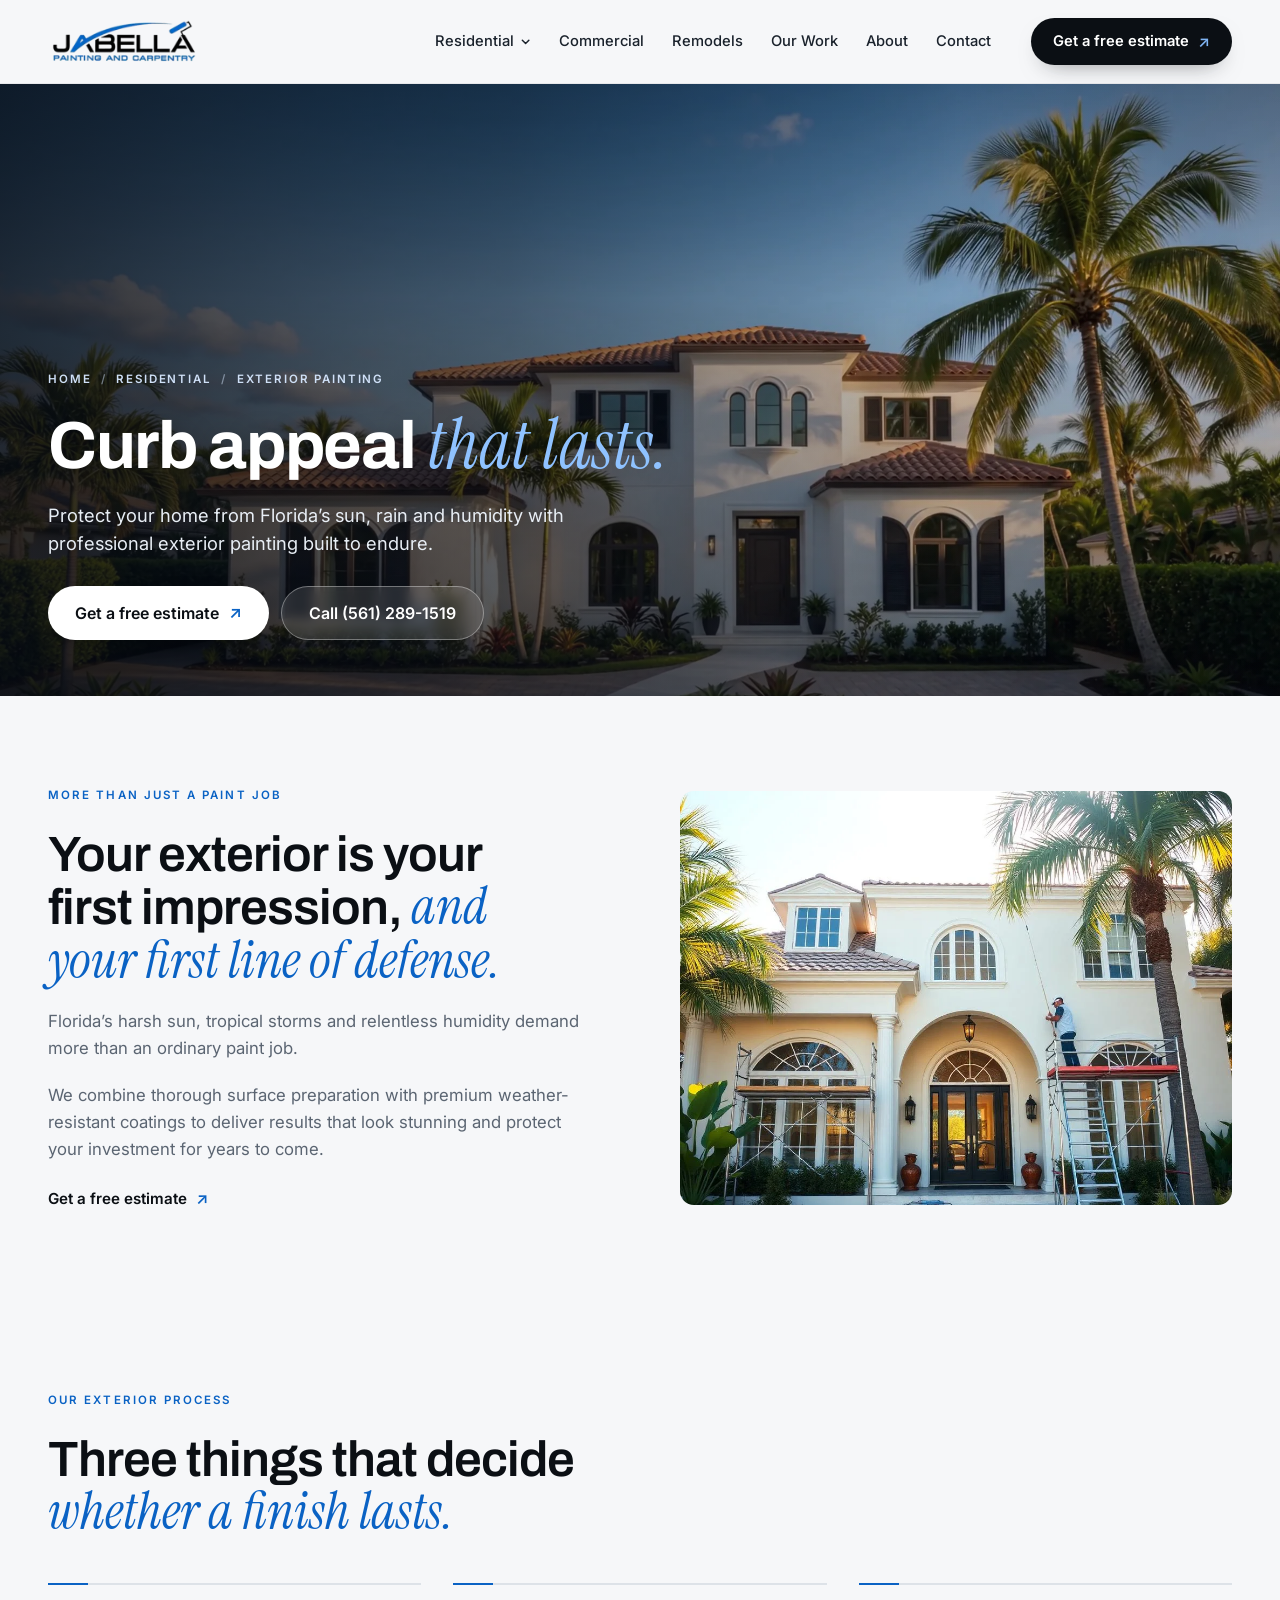
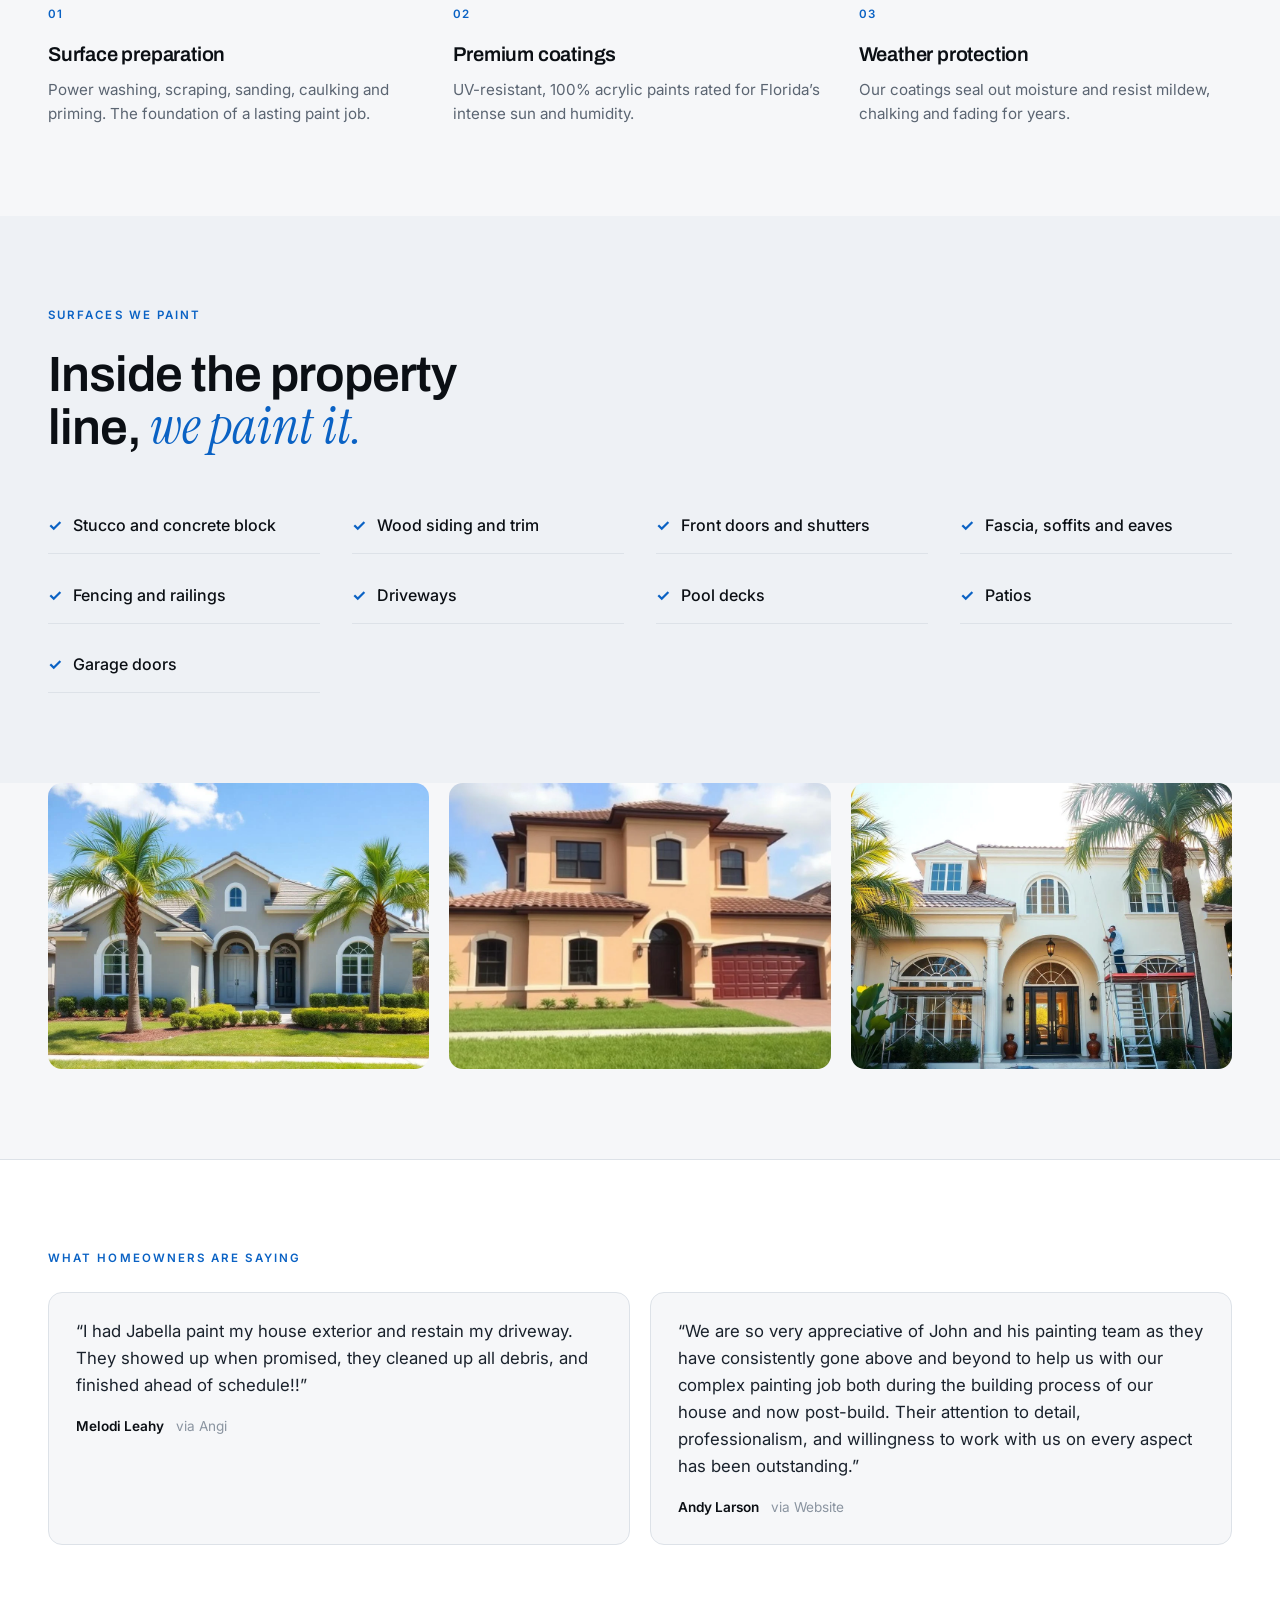
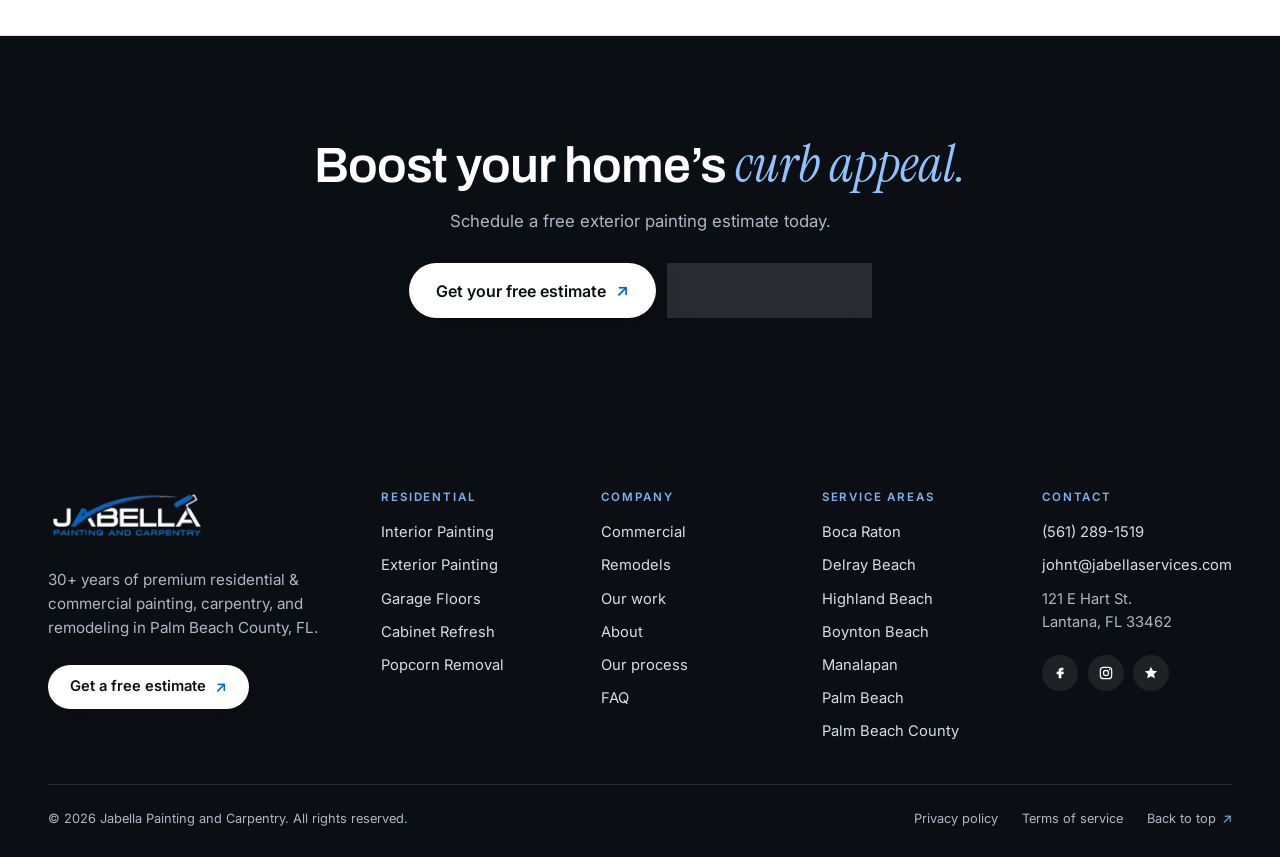
<file: residential/exterior/index.html>
<!doctype html>
<html lang="en">
<head>
<meta charset="utf-8">
<meta name="viewport" content="width=device-width, initial-scale=1, viewport-fit=cover">
<title>Exterior Painting in Boca Raton and Palm Beach County | Jabella Painting and Carpentry</title>
<meta name="description" content="Exterior house painting built for Florida sun, salt and storms. Power washing, repairs, priming and premium UV-resistant coatings for stucco, trim, doors and more in Palm Beach County.">
<link rel="canonical" href="https://jabella-painting.vercel.app/residential/exterior/">
<meta property="og:type" content="website">
<meta property="og:site_name" content="Jabella Painting and Carpentry">
<meta property="og:title" content="Exterior Painting in Boca Raton and Palm Beach County">
<meta property="og:description" content="Exterior house painting built for Florida sun, salt and storms. Power washing, repairs, priming and premium UV-resistant coatings for stucco, trim, doors and more in Palm Beach County.">
<meta property="og:url" content="https://jabella-painting.vercel.app/residential/exterior/">
<meta property="og:image" content="https://jabella-painting.vercel.app/assets/hero-end.webp">
<link rel="icon" href="/assets/mark.svg" type="image/svg+xml">
<link rel="preconnect" href="https://fonts.googleapis.com">
<link rel="preconnect" href="https://fonts.gstatic.com" crossorigin>
<link href="https://fonts.googleapis.com/css2?family=Archivo:wght@500;600;700&family=Inter:wght@400;500;600&family=Instrument+Serif:ital@1&display=swap" rel="stylesheet">
<link rel="stylesheet" href="/site.css">
</head>
<body id="top">
<a class="skip" href="#main">Skip to content</a>

<header class="site-header">
  <a class="brand" href="/" aria-label="Jabella Painting and Carpentry, home">
    <img src="/assets/logo.webp" width="180" height="55" alt="Jabella Painting and Carpentry">
  </a>
  <nav class="desktop-nav" aria-label="Main navigation">
    <div class="has-sub">
      <button type="button" class="nav-sub-toggle" aria-expanded="false" aria-controls="sub-residential">Residential <svg class="chev" viewBox="0 0 12 12" aria-hidden="true"><path d="M2.5 4.5 6 8l3.5-3.5" fill="none" stroke="currentColor" stroke-width="1.6" stroke-linecap="round" stroke-linejoin="round"/></svg></button>
      <div class="nav-sub" id="sub-residential">
      <a href="/residential/interior/">Interior Painting</a>
      <a href="/residential/exterior/">Exterior Painting</a>
      <a href="/residential/garage/">Garage Floors</a>
      <a href="/residential/cabinets/">Cabinet Refresh</a>
      <a href="/residential/popcorn/">Popcorn Removal</a>
      </div>
    </div>
    <a href="/#commercial">Commercial</a>
    <a href="/#remodels">Remodels</a>
    <a href="/#work">Our Work</a>
    <a href="/#about">About</a>
    <a href="/#estimate">Contact</a>
  </nav>
  <a class="btn btn--primary header-cta" href="/#estimate">Get a free estimate <span class="arrow" aria-hidden="true">↗</span></a>
  <button class="menu-toggle" type="button" aria-expanded="false" aria-controls="mobile-nav" aria-label="Open menu">
    <span></span><span></span>
  </button>
</header>
<nav id="mobile-nav" class="mobile-nav" aria-label="Mobile navigation" hidden>
  <div class="mobile-group">
    <p class="mobile-group__label">Residential</p>
    <a href="/residential/interior/">Interior Painting</a>
    <a href="/residential/exterior/">Exterior Painting</a>
    <a href="/residential/garage/">Garage Floors</a>
    <a href="/residential/cabinets/">Cabinet Refresh</a>
    <a href="/residential/popcorn/">Popcorn Removal</a>
  </div>
  <a href="/#commercial">Commercial</a>
  <a href="/#remodels">Remodels</a>
  <a href="/#work">Our Work</a>
  <a href="/#about">About</a>
  <a href="/#estimate">Contact</a>
  <a href="/#estimate" class="btn btn--primary">Get a free estimate</a>
</nav>

<main id="main">
  <section class="page-hero">
    <img src="/assets/hero-end.webp" alt="A freshly painted white Mediterranean home in Boca Raton at golden hour" style="object-position: 50% 55%" fetchpriority="high">
    <div class="wrap">
      <p class="crumbs"><a href="/">Home</a><span aria-hidden="true">/</span><a href="/#services">Residential</a><span aria-hidden="true">/</span><span aria-current="page">Exterior Painting</span></p>
      <h1>Curb appeal <em>that lasts.</em></h1>
      <p class="sub">Protect your home from Florida’s sun, rain and humidity with professional exterior painting built to endure.</p>
      <div class="hero-actions">
        <a class="btn btn--light btn--lg" href="/#estimate">Get a free estimate <span class="arrow" aria-hidden="true">↗</span></a>
        <a class="btn btn--ghost btn--lg" href="tel:+15612891519">Call (561) 289-1519</a>
      </div>
    </div>
  </section>

  <section class="block">
    <div class="wrap grid-2 grid-2--about">
      <div>
        <p class="label">More than just a paint job</p>
        <h2>Your exterior is your first impression, <em>and your first line of defense.</em></h2>
          <p class="body">Florida’s harsh sun, tropical storms and relentless humidity demand more than an ordinary paint job.</p>
          <p class="body">We combine thorough surface preparation with premium weather-resistant coatings to deliver results that look stunning and protect your investment for years to come.</p>
        <a class="textlink" href="/#estimate">Get a free estimate <span class="arrow" aria-hidden="true">↗</span></a>
      </div>
      <div class="intro__media" data-reveal>
        <img src="/assets/r-exterior-work.webp" alt="A Jabella painter on a lift painting the arched facade of a two-story home" loading="lazy">
      </div>
    </div>
  </section>
  <section class="block">
    <div class="wrap">
      <p class="label">Our exterior process</p>
      <div class="split">
        <h2>Three things that decide <em>whether a finish lasts.</em></h2>
      </div>
      <ol class="steps steps--3" data-reveal data-stagger>
        <li><span class="num">01</span><h3>Surface preparation</h3><p>Power washing, scraping, sanding, caulking and priming. The foundation of a lasting paint job.</p></li>
        <li><span class="num">02</span><h3>Premium coatings</h3><p>UV-resistant, 100% acrylic paints rated for Florida’s intense sun and humidity.</p></li>
        <li><span class="num">03</span><h3>Weather protection</h3><p>Our coatings seal out moisture and resist mildew, chalking and fading for years.</p></li>
      </ol>
    </div>
  </section>
  <section class="block block--tint">
    <div class="wrap">
      <p class="label">Surfaces we paint</p>
      <div class="split">
        <h2>Inside the property line, <em>we paint it.</em></h2>
      </div>
      <ul class="check-list" data-reveal data-stagger>
        <li>Stucco and concrete block</li>
        <li>Wood siding and trim</li>
        <li>Front doors and shutters</li>
        <li>Fascia, soffits and eaves</li>
        <li>Fencing and railings</li>
        <li>Driveways</li>
        <li>Pool decks</li>
        <li>Patios</li>
        <li>Garage doors</li>
      </ul>
    </div>
  </section>
  <section class="block block--flush">
    <div class="wrap">
      <div class="gallery3" data-reveal data-stagger>
        <figure class="tile"><img src="/assets/r-exterior-1.webp" alt="Gray one-story home with white trim and palms" loading="lazy"></figure>
        <figure class="tile"><img src="/assets/r-exterior-2.webp" alt="Two-story Mediterranean home in warm tan stucco" loading="lazy"></figure>
        <figure class="tile"><img src="/assets/r-exterior-work.webp" alt="Painter on a lift at an arched entry" loading="lazy"></figure>
      </div>
    </div>
  </section>
  <section class="block block--surface">
    <div class="wrap">
      <p class="label">What homeowners are saying</p>
      <div class="testimonials" data-reveal data-stagger>
        <blockquote class="testimonial">
          <p>“I had Jabella paint my house exterior and restain my driveway. They showed up when promised, they cleaned up all debris, and finished ahead of schedule!!”</p>
          <footer><strong>Melodi Leahy</strong> <span>via Angi</span></footer>
        </blockquote>
        <blockquote class="testimonial">
          <p>“We are so very appreciative of John and his painting team as they have consistently gone above and beyond to help us with our complex painting job both during the building process of our house and now post-build. Their attention to detail, professionalism, and willingness to work with us on every aspect has been outstanding.”</p>
          <footer><strong>Andy Larson</strong> <span>via Website</span></footer>
        </blockquote>
      </div>
    </div>
  </section>

  <section class="cta-band">
    <div class="wrap">
      <h2>Boost your home’s <em>curb appeal.</em></h2>
      <p>Schedule a free exterior painting estimate today.</p>
      <div class="hero-actions">
        <a class="btn btn--light btn--lg" href="/#estimate">Get your free estimate <span class="arrow" aria-hidden="true">↗</span></a>
        <a class="btn btn--ghost btn--lg" href="tel:+15612891519">Call (561) 289-1519</a>
      </div>
    </div>
  </section>
</main>

<footer class="site-footer">
  <div class="wrap">
    <div class="footer__grid">
      <div class="footer__about">
        <a class="brand brand--footer" href="/" aria-label="Jabella Painting and Carpentry, back to top">
          <img src="/assets/logo-white.webp" width="180" height="55" alt="Jabella Painting and Carpentry">
        </a>
        <p>30+ years of premium residential &amp; commercial painting, carpentry, and remodeling in Palm Beach County, FL.</p>
        <a class="btn btn--light footer__cta" href="/#estimate">Get a free estimate <span class="arrow" aria-hidden="true">↗</span></a>
      </div>

      <nav class="footer__col" aria-labelledby="f-services">
        <h4 id="f-services">Residential</h4>
        <ul>
          <li><a href="/residential/interior/">Interior Painting</a></li>
          <li><a href="/residential/exterior/">Exterior Painting</a></li>
          <li><a href="/residential/garage/">Garage Floors</a></li>
          <li><a href="/residential/cabinets/">Cabinet Refresh</a></li>
          <li><a href="/residential/popcorn/">Popcorn Removal</a></li>
        </ul>
      </nav>

      <nav class="footer__col" aria-labelledby="f-company">
        <h4 id="f-company">Company</h4>
        <ul>
          <li><a href="/#commercial">Commercial</a></li>
          <li><a href="/#remodels">Remodels</a></li>
          <li><a href="/#work">Our work</a></li>
          <li><a href="/#about">About</a></li>
          <li><a href="/#process">Our process</a></li>
          <li><a href="/#faq">FAQ</a></li>
        </ul>
      </nav>

      <nav class="footer__col" aria-labelledby="f-areas">
        <h4 id="f-areas">Service areas</h4>
        <ul>
          <li><a href="/#estimate">Boca Raton</a></li>
          <li><a href="/#estimate">Delray Beach</a></li>
          <li><a href="/#estimate">Highland Beach</a></li>
          <li><a href="/#estimate">Boynton Beach</a></li>
          <li><a href="/#estimate">Manalapan</a></li>
          <li><a href="/#estimate">Palm Beach</a></li>
          <li><a href="/#estimate">Palm Beach County</a></li>
        </ul>
      </nav>

      <div class="footer__col footer__contact">
        <h4>Contact</h4>
        <ul>
          <li><a href="tel:+15612891519">(561) 289-1519</a></li>
          <li><a href="mailto:johnt@jabellaservices.com">johnt@jabellaservices.com</a></li>
          <li>121 E Hart St.<br>Lantana, FL 33462</li>
        </ul>
        <ul class="footer__social" aria-label="Social media">
          <li><a href="#" aria-label="Facebook"><svg viewBox="0 0 24 24" aria-hidden="true"><path d="M14 8h3V4h-3c-2.8 0-4 1.8-4 4v2H7v4h3v6h4v-6h3l1-4h-4V8.5c0-.3.2-.5.5-.5z"/></svg></a></li>
          <li><a href="#" aria-label="Instagram"><svg viewBox="0 0 24 24" aria-hidden="true"><rect x="3.5" y="3.5" width="17" height="17" rx="4.5" fill="none" stroke="currentColor" stroke-width="1.8"/><circle cx="12" cy="12" r="3.8" fill="none" stroke="currentColor" stroke-width="1.8"/><circle cx="17.3" cy="6.7" r="1.1"/></svg></a></li>
          <li><a href="#" aria-label="Google reviews"><svg viewBox="0 0 24 24" aria-hidden="true"><path d="M12 2.5l2.8 6 6.5.7-4.9 4.4 1.4 6.4L12 16.7 6.2 20l1.4-6.4L2.7 9.2l6.5-.7z"/></svg></a></li>
        </ul>
      </div>
    </div>

    <div class="footer__bottom">
      <p>© 2026 Jabella Painting and Carpentry. All rights reserved.</p>
      <ul class="footer__legal">
        <li><a href="#">Privacy policy</a></li>
        <li><a href="#">Terms of service</a></li>
        <li><a href="#top">Back to top <span class="arrow" aria-hidden="true">↗</span></a></li>
      </ul>
    </div>
  </div>
</footer>

<script src="/site.js" defer></script>
</body>
</html>
</file>
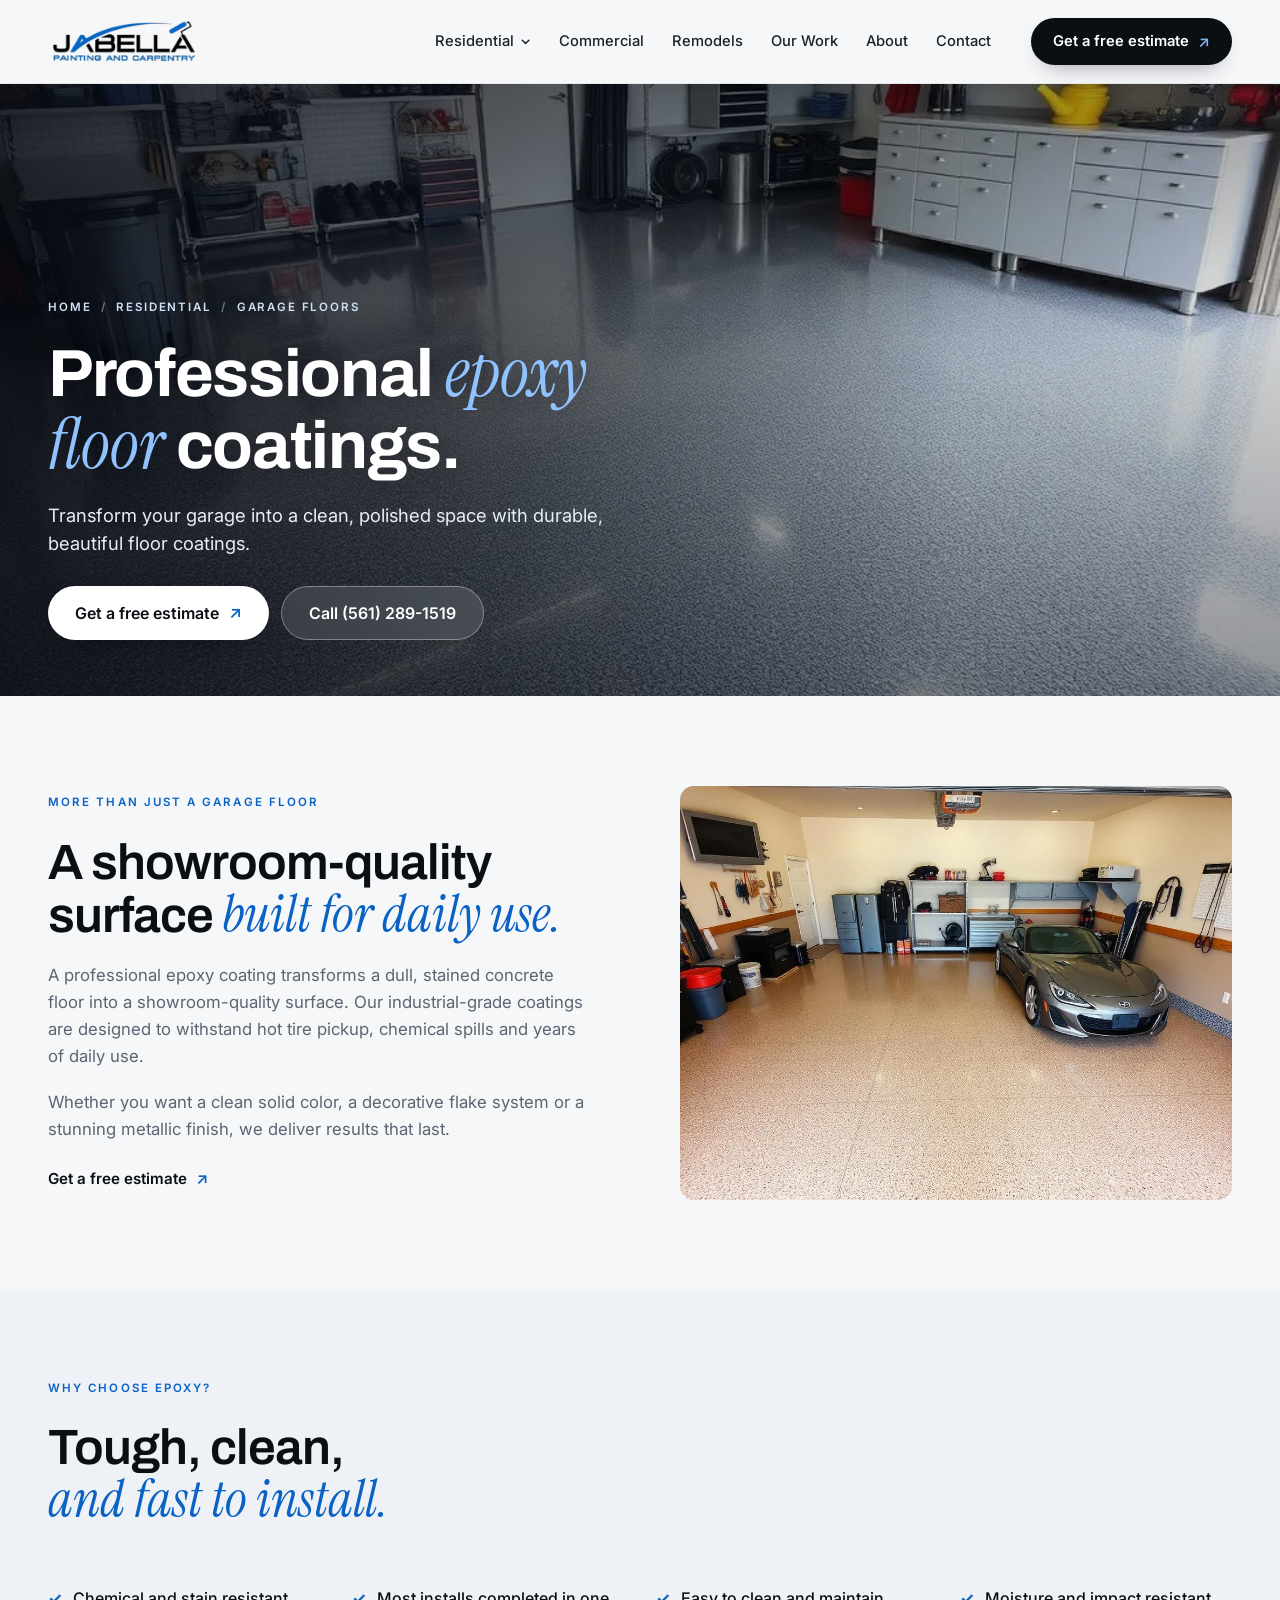
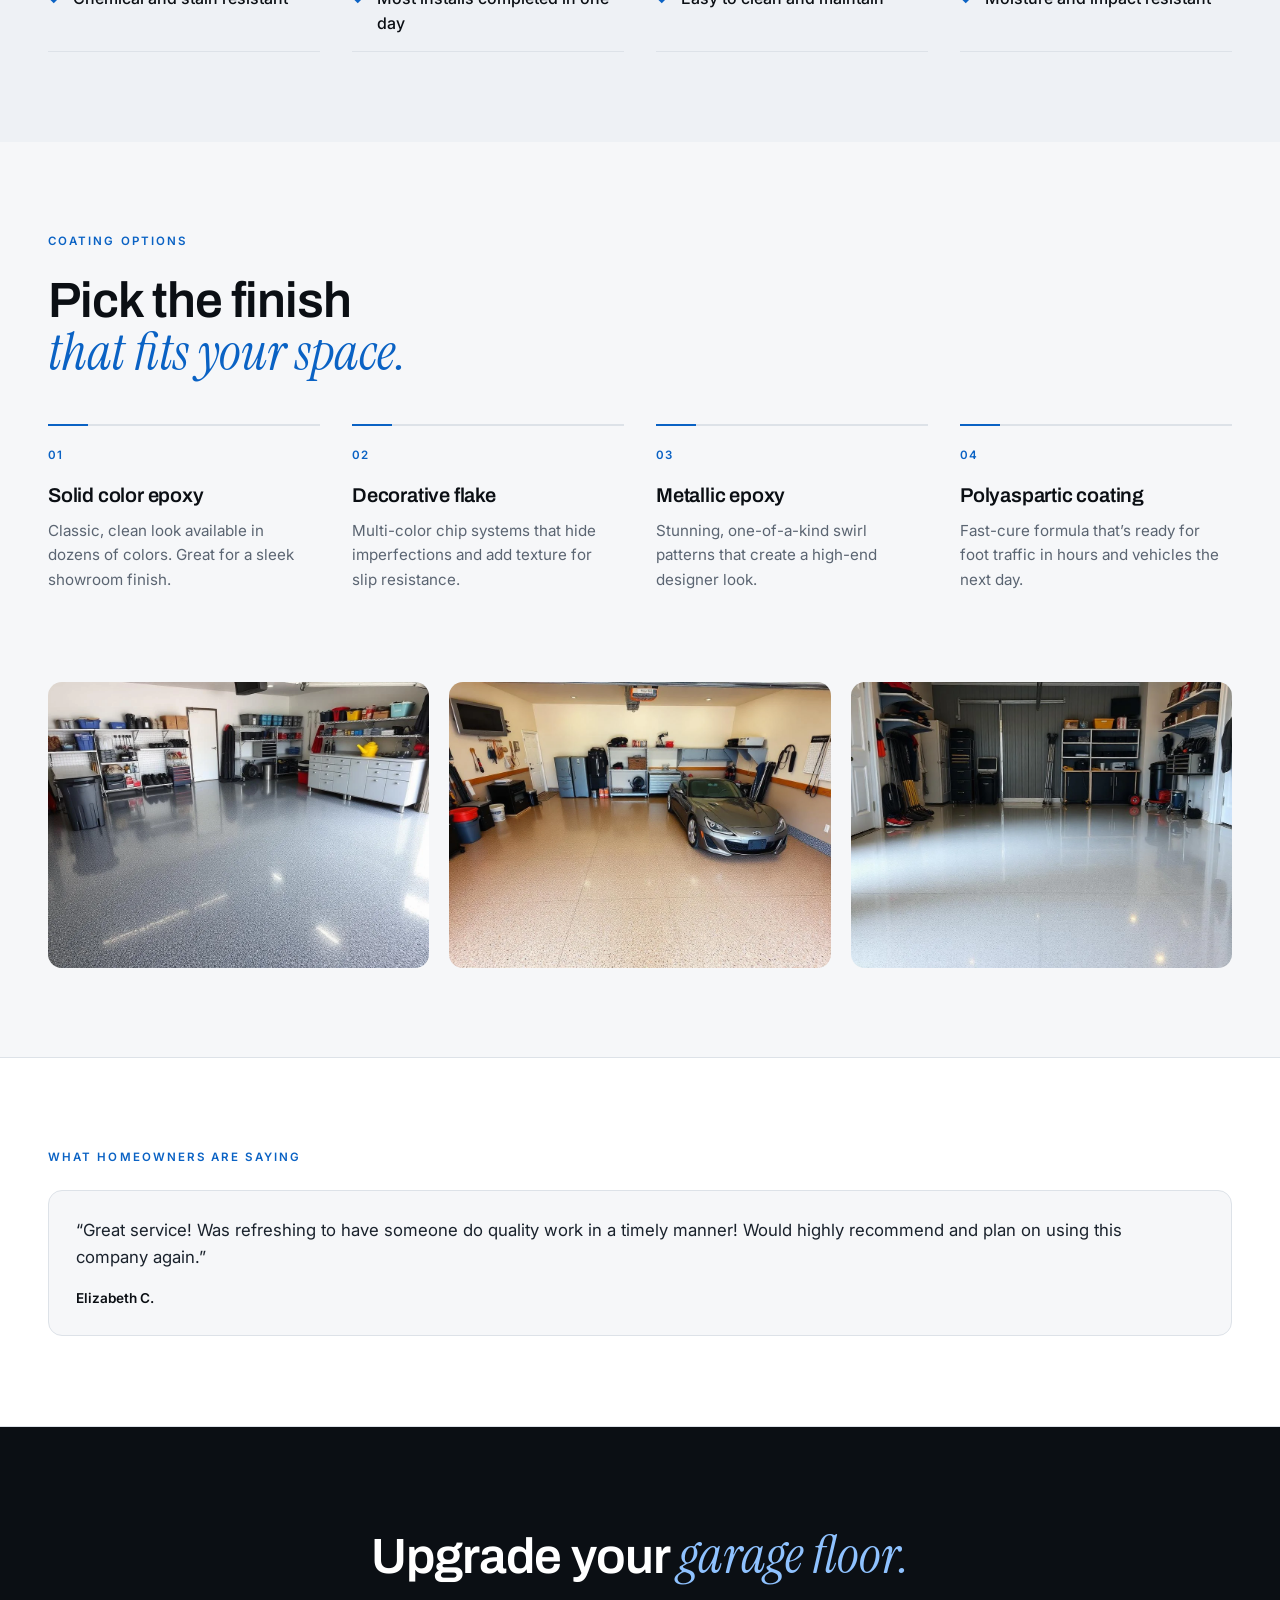
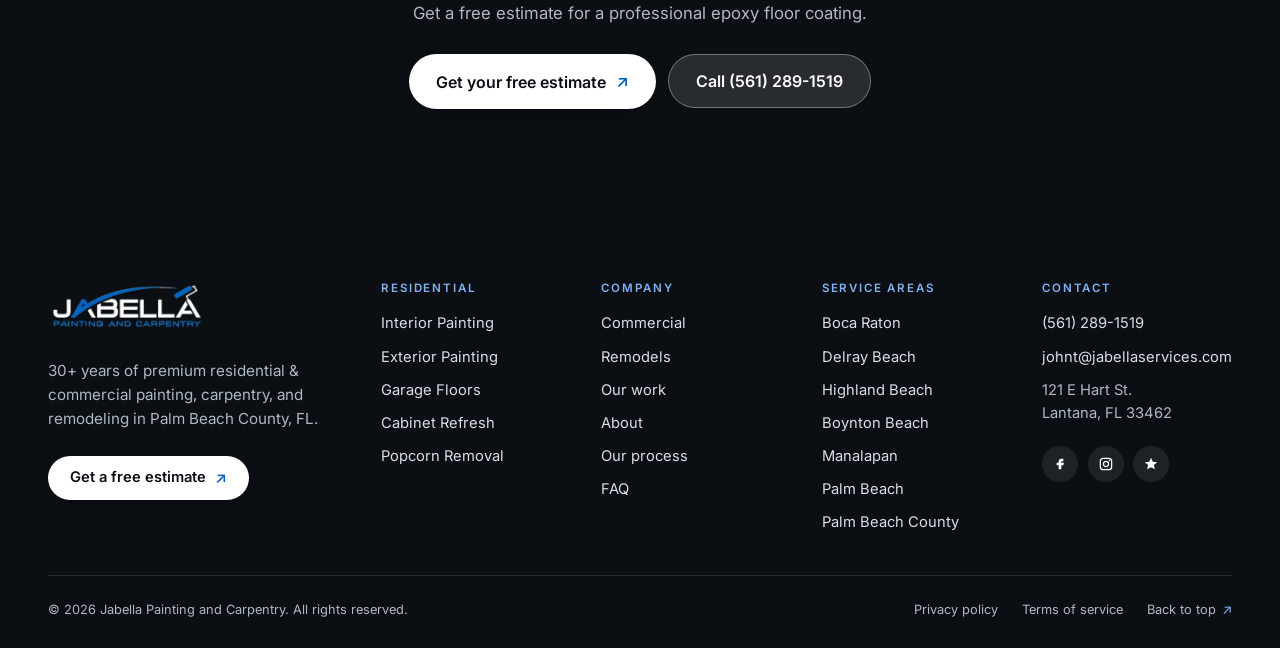
<file: residential/garage/index.html>
<!doctype html>
<html lang="en">
<head>
<meta charset="utf-8">
<meta name="viewport" content="width=device-width, initial-scale=1, viewport-fit=cover">
<title>Epoxy Garage Floor Coatings in Palm Beach County | Jabella Painting and Carpentry</title>
<meta name="description" content="Durable epoxy and polyaspartic garage floor coatings in solid, flake and metallic finishes. Most installs completed in one day. Serving Boca Raton, Delray Beach and Palm Beach County.">
<link rel="canonical" href="https://jabella-painting.vercel.app/residential/garage/">
<meta property="og:type" content="website">
<meta property="og:site_name" content="Jabella Painting and Carpentry">
<meta property="og:title" content="Epoxy Garage Floor Coatings in Palm Beach County">
<meta property="og:description" content="Durable epoxy and polyaspartic garage floor coatings in solid, flake and metallic finishes. Most installs completed in one day. Serving Boca Raton, Delray Beach and Palm Beach County.">
<meta property="og:url" content="https://jabella-painting.vercel.app/residential/garage/">
<meta property="og:image" content="https://jabella-painting.vercel.app/assets/garage.webp">
<link rel="icon" href="/assets/mark.svg" type="image/svg+xml">
<link rel="preconnect" href="https://fonts.googleapis.com">
<link rel="preconnect" href="https://fonts.gstatic.com" crossorigin>
<link href="https://fonts.googleapis.com/css2?family=Archivo:wght@500;600;700&family=Inter:wght@400;500;600&family=Instrument+Serif:ital@1&display=swap" rel="stylesheet">
<link rel="stylesheet" href="/site.css">
</head>
<body id="top">
<a class="skip" href="#main">Skip to content</a>

<header class="site-header">
  <a class="brand" href="/" aria-label="Jabella Painting and Carpentry, home">
    <img src="/assets/logo.webp" width="180" height="55" alt="Jabella Painting and Carpentry">
  </a>
  <nav class="desktop-nav" aria-label="Main navigation">
    <div class="has-sub">
      <button type="button" class="nav-sub-toggle" aria-expanded="false" aria-controls="sub-residential">Residential <svg class="chev" viewBox="0 0 12 12" aria-hidden="true"><path d="M2.5 4.5 6 8l3.5-3.5" fill="none" stroke="currentColor" stroke-width="1.6" stroke-linecap="round" stroke-linejoin="round"/></svg></button>
      <div class="nav-sub" id="sub-residential">
      <a href="/residential/interior/">Interior Painting</a>
      <a href="/residential/exterior/">Exterior Painting</a>
      <a href="/residential/garage/">Garage Floors</a>
      <a href="/residential/cabinets/">Cabinet Refresh</a>
      <a href="/residential/popcorn/">Popcorn Removal</a>
      </div>
    </div>
    <a href="/#commercial">Commercial</a>
    <a href="/#remodels">Remodels</a>
    <a href="/#work">Our Work</a>
    <a href="/#about">About</a>
    <a href="/#estimate">Contact</a>
  </nav>
  <a class="btn btn--primary header-cta" href="/#estimate">Get a free estimate <span class="arrow" aria-hidden="true">↗</span></a>
  <button class="menu-toggle" type="button" aria-expanded="false" aria-controls="mobile-nav" aria-label="Open menu">
    <span></span><span></span>
  </button>
</header>
<nav id="mobile-nav" class="mobile-nav" aria-label="Mobile navigation" hidden>
  <div class="mobile-group">
    <p class="mobile-group__label">Residential</p>
    <a href="/residential/interior/">Interior Painting</a>
    <a href="/residential/exterior/">Exterior Painting</a>
    <a href="/residential/garage/">Garage Floors</a>
    <a href="/residential/cabinets/">Cabinet Refresh</a>
    <a href="/residential/popcorn/">Popcorn Removal</a>
  </div>
  <a href="/#commercial">Commercial</a>
  <a href="/#remodels">Remodels</a>
  <a href="/#work">Our Work</a>
  <a href="/#about">About</a>
  <a href="/#estimate">Contact</a>
  <a href="/#estimate" class="btn btn--primary">Get a free estimate</a>
</nav>

<main id="main">
  <section class="page-hero">
    <img src="/assets/garage.webp" alt="A garage with a glossy flake epoxy floor and a sports car parked inside" style="object-position: 50% 60%" fetchpriority="high">
    <div class="wrap">
      <p class="crumbs"><a href="/">Home</a><span aria-hidden="true">/</span><a href="/#services">Residential</a><span aria-hidden="true">/</span><span aria-current="page">Garage Floors</span></p>
      <h1>Professional <em>epoxy floor</em> coatings.</h1>
      <p class="sub">Transform your garage into a clean, polished space with durable, beautiful floor coatings.</p>
      <div class="hero-actions">
        <a class="btn btn--light btn--lg" href="/#estimate">Get a free estimate <span class="arrow" aria-hidden="true">↗</span></a>
        <a class="btn btn--ghost btn--lg" href="tel:+15612891519">Call (561) 289-1519</a>
      </div>
    </div>
  </section>

  <section class="block">
    <div class="wrap grid-2 grid-2--about">
      <div>
        <p class="label">More than just a garage floor</p>
        <h2>A showroom-quality surface <em>built for daily use.</em></h2>
          <p class="body">A professional epoxy coating transforms a dull, stained concrete floor into a showroom-quality surface. Our industrial-grade coatings are designed to withstand hot tire pickup, chemical spills and years of daily use.</p>
          <p class="body">Whether you want a clean solid color, a decorative flake system or a stunning metallic finish, we deliver results that last.</p>
        <a class="textlink" href="/#estimate">Get a free estimate <span class="arrow" aria-hidden="true">↗</span></a>
      </div>
      <div class="intro__media" data-reveal>
        <img src="/assets/r-garage-2.webp" alt="An organized garage with a light gray epoxy floor and steel cabinets" loading="lazy">
      </div>
    </div>
  </section>
  <section class="block block--tint">
    <div class="wrap">
      <p class="label">Why choose epoxy?</p>
      <div class="split">
        <h2>Tough, clean, <em>and fast to install.</em></h2>
      </div>
      <ul class="check-list" data-reveal data-stagger>
        <li>Chemical and stain resistant</li>
        <li>Most installs completed in one day</li>
        <li>Easy to clean and maintain</li>
        <li>Moisture and impact resistant</li>
      </ul>
    </div>
  </section>
  <section class="block">
    <div class="wrap">
      <p class="label">Coating options</p>
      <div class="split">
        <h2>Pick the finish <em>that fits your space.</em></h2>
      </div>
      <ol class="steps steps--auto" data-reveal data-stagger>
        <li><span class="num">01</span><h3>Solid color epoxy</h3><p>Classic, clean look available in dozens of colors. Great for a sleek showroom finish.</p></li>
        <li><span class="num">02</span><h3>Decorative flake</h3><p>Multi-color chip systems that hide imperfections and add texture for slip resistance.</p></li>
        <li><span class="num">03</span><h3>Metallic epoxy</h3><p>Stunning, one-of-a-kind swirl patterns that create a high-end designer look.</p></li>
        <li><span class="num">04</span><h3>Polyaspartic coating</h3><p>Fast-cure formula that’s ready for foot traffic in hours and vehicles the next day.</p></li>
      </ol>
    </div>
  </section>
  <section class="block block--flush">
    <div class="wrap">
      <div class="gallery3" data-reveal data-stagger>
        <figure class="tile"><img src="/assets/garage.webp" alt="Flake epoxy garage floor with a sports car" loading="lazy"></figure>
        <figure class="tile"><img src="/assets/r-garage-2.webp" alt="Light gray epoxy floor with storage cabinets" loading="lazy"></figure>
        <figure class="tile"><img src="/assets/r-garage-3.webp" alt="Glossy white epoxy garage floor" loading="lazy"></figure>
      </div>
    </div>
  </section>
  <section class="block block--surface">
    <div class="wrap">
      <p class="label">What homeowners are saying</p>
      <div class="testimonials" data-reveal data-stagger>
        <blockquote class="testimonial">
          <p>“Great service! Was refreshing to have someone do quality work in a timely manner! Would highly recommend and plan on using this company again.”</p>
          <footer><strong>Elizabeth C.</strong></footer>
        </blockquote>
      </div>
    </div>
  </section>

  <section class="cta-band">
    <div class="wrap">
      <h2>Upgrade your <em>garage floor.</em></h2>
      <p>Get a free estimate for a professional epoxy floor coating.</p>
      <div class="hero-actions">
        <a class="btn btn--light btn--lg" href="/#estimate">Get your free estimate <span class="arrow" aria-hidden="true">↗</span></a>
        <a class="btn btn--ghost btn--lg" href="tel:+15612891519">Call (561) 289-1519</a>
      </div>
    </div>
  </section>
</main>

<footer class="site-footer">
  <div class="wrap">
    <div class="footer__grid">
      <div class="footer__about">
        <a class="brand brand--footer" href="/" aria-label="Jabella Painting and Carpentry, back to top">
          <img src="/assets/logo-white.webp" width="180" height="55" alt="Jabella Painting and Carpentry">
        </a>
        <p>30+ years of premium residential &amp; commercial painting, carpentry, and remodeling in Palm Beach County, FL.</p>
        <a class="btn btn--light footer__cta" href="/#estimate">Get a free estimate <span class="arrow" aria-hidden="true">↗</span></a>
      </div>

      <nav class="footer__col" aria-labelledby="f-services">
        <h4 id="f-services">Residential</h4>
        <ul>
          <li><a href="/residential/interior/">Interior Painting</a></li>
          <li><a href="/residential/exterior/">Exterior Painting</a></li>
          <li><a href="/residential/garage/">Garage Floors</a></li>
          <li><a href="/residential/cabinets/">Cabinet Refresh</a></li>
          <li><a href="/residential/popcorn/">Popcorn Removal</a></li>
        </ul>
      </nav>

      <nav class="footer__col" aria-labelledby="f-company">
        <h4 id="f-company">Company</h4>
        <ul>
          <li><a href="/#commercial">Commercial</a></li>
          <li><a href="/#remodels">Remodels</a></li>
          <li><a href="/#work">Our work</a></li>
          <li><a href="/#about">About</a></li>
          <li><a href="/#process">Our process</a></li>
          <li><a href="/#faq">FAQ</a></li>
        </ul>
      </nav>

      <nav class="footer__col" aria-labelledby="f-areas">
        <h4 id="f-areas">Service areas</h4>
        <ul>
          <li><a href="/#estimate">Boca Raton</a></li>
          <li><a href="/#estimate">Delray Beach</a></li>
          <li><a href="/#estimate">Highland Beach</a></li>
          <li><a href="/#estimate">Boynton Beach</a></li>
          <li><a href="/#estimate">Manalapan</a></li>
          <li><a href="/#estimate">Palm Beach</a></li>
          <li><a href="/#estimate">Palm Beach County</a></li>
        </ul>
      </nav>

      <div class="footer__col footer__contact">
        <h4>Contact</h4>
        <ul>
          <li><a href="tel:+15612891519">(561) 289-1519</a></li>
          <li><a href="mailto:johnt@jabellaservices.com">johnt@jabellaservices.com</a></li>
          <li>121 E Hart St.<br>Lantana, FL 33462</li>
        </ul>
        <ul class="footer__social" aria-label="Social media">
          <li><a href="#" aria-label="Facebook"><svg viewBox="0 0 24 24" aria-hidden="true"><path d="M14 8h3V4h-3c-2.8 0-4 1.8-4 4v2H7v4h3v6h4v-6h3l1-4h-4V8.5c0-.3.2-.5.5-.5z"/></svg></a></li>
          <li><a href="#" aria-label="Instagram"><svg viewBox="0 0 24 24" aria-hidden="true"><rect x="3.5" y="3.5" width="17" height="17" rx="4.5" fill="none" stroke="currentColor" stroke-width="1.8"/><circle cx="12" cy="12" r="3.8" fill="none" stroke="currentColor" stroke-width="1.8"/><circle cx="17.3" cy="6.7" r="1.1"/></svg></a></li>
          <li><a href="#" aria-label="Google reviews"><svg viewBox="0 0 24 24" aria-hidden="true"><path d="M12 2.5l2.8 6 6.5.7-4.9 4.4 1.4 6.4L12 16.7 6.2 20l1.4-6.4L2.7 9.2l6.5-.7z"/></svg></a></li>
        </ul>
      </div>
    </div>

    <div class="footer__bottom">
      <p>© 2026 Jabella Painting and Carpentry. All rights reserved.</p>
      <ul class="footer__legal">
        <li><a href="#">Privacy policy</a></li>
        <li><a href="#">Terms of service</a></li>
        <li><a href="#top">Back to top <span class="arrow" aria-hidden="true">↗</span></a></li>
      </ul>
    </div>
  </div>
</footer>

<script src="/site.js" defer></script>
</body>
</html>
</file>
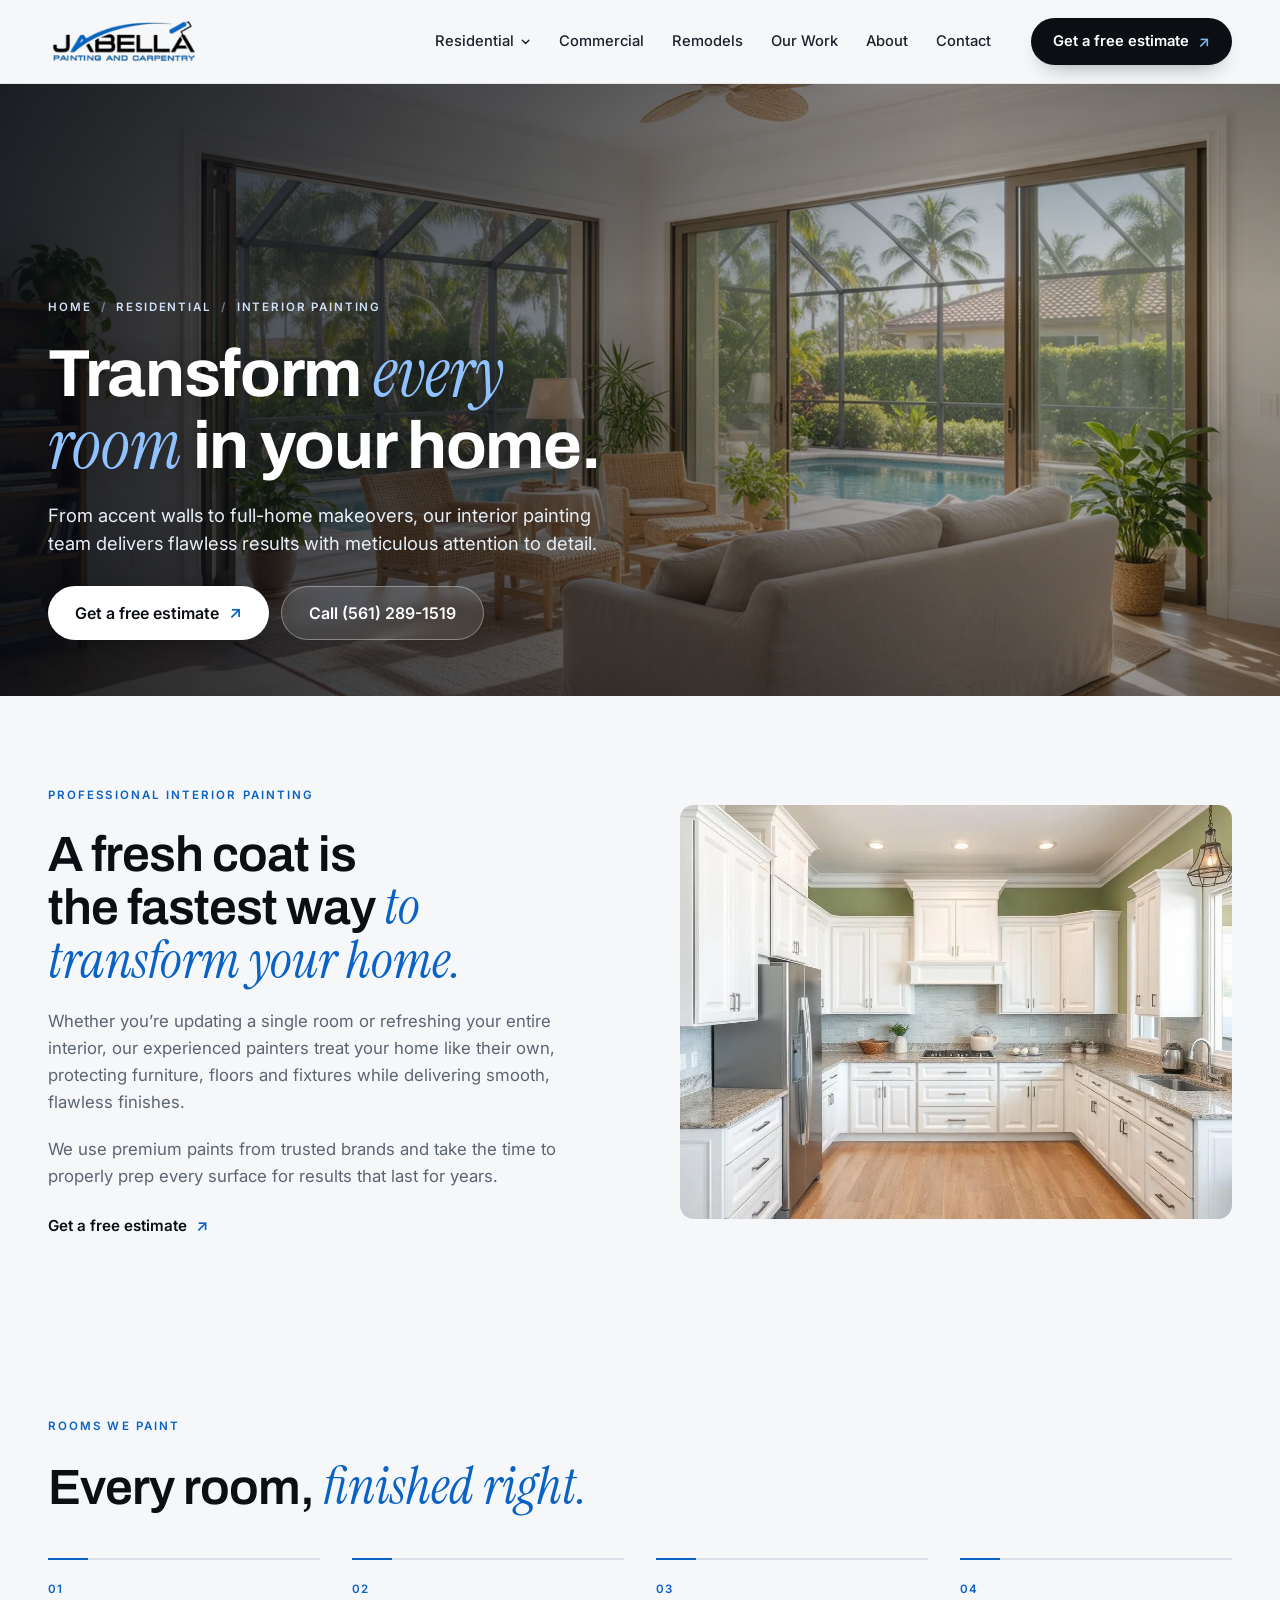
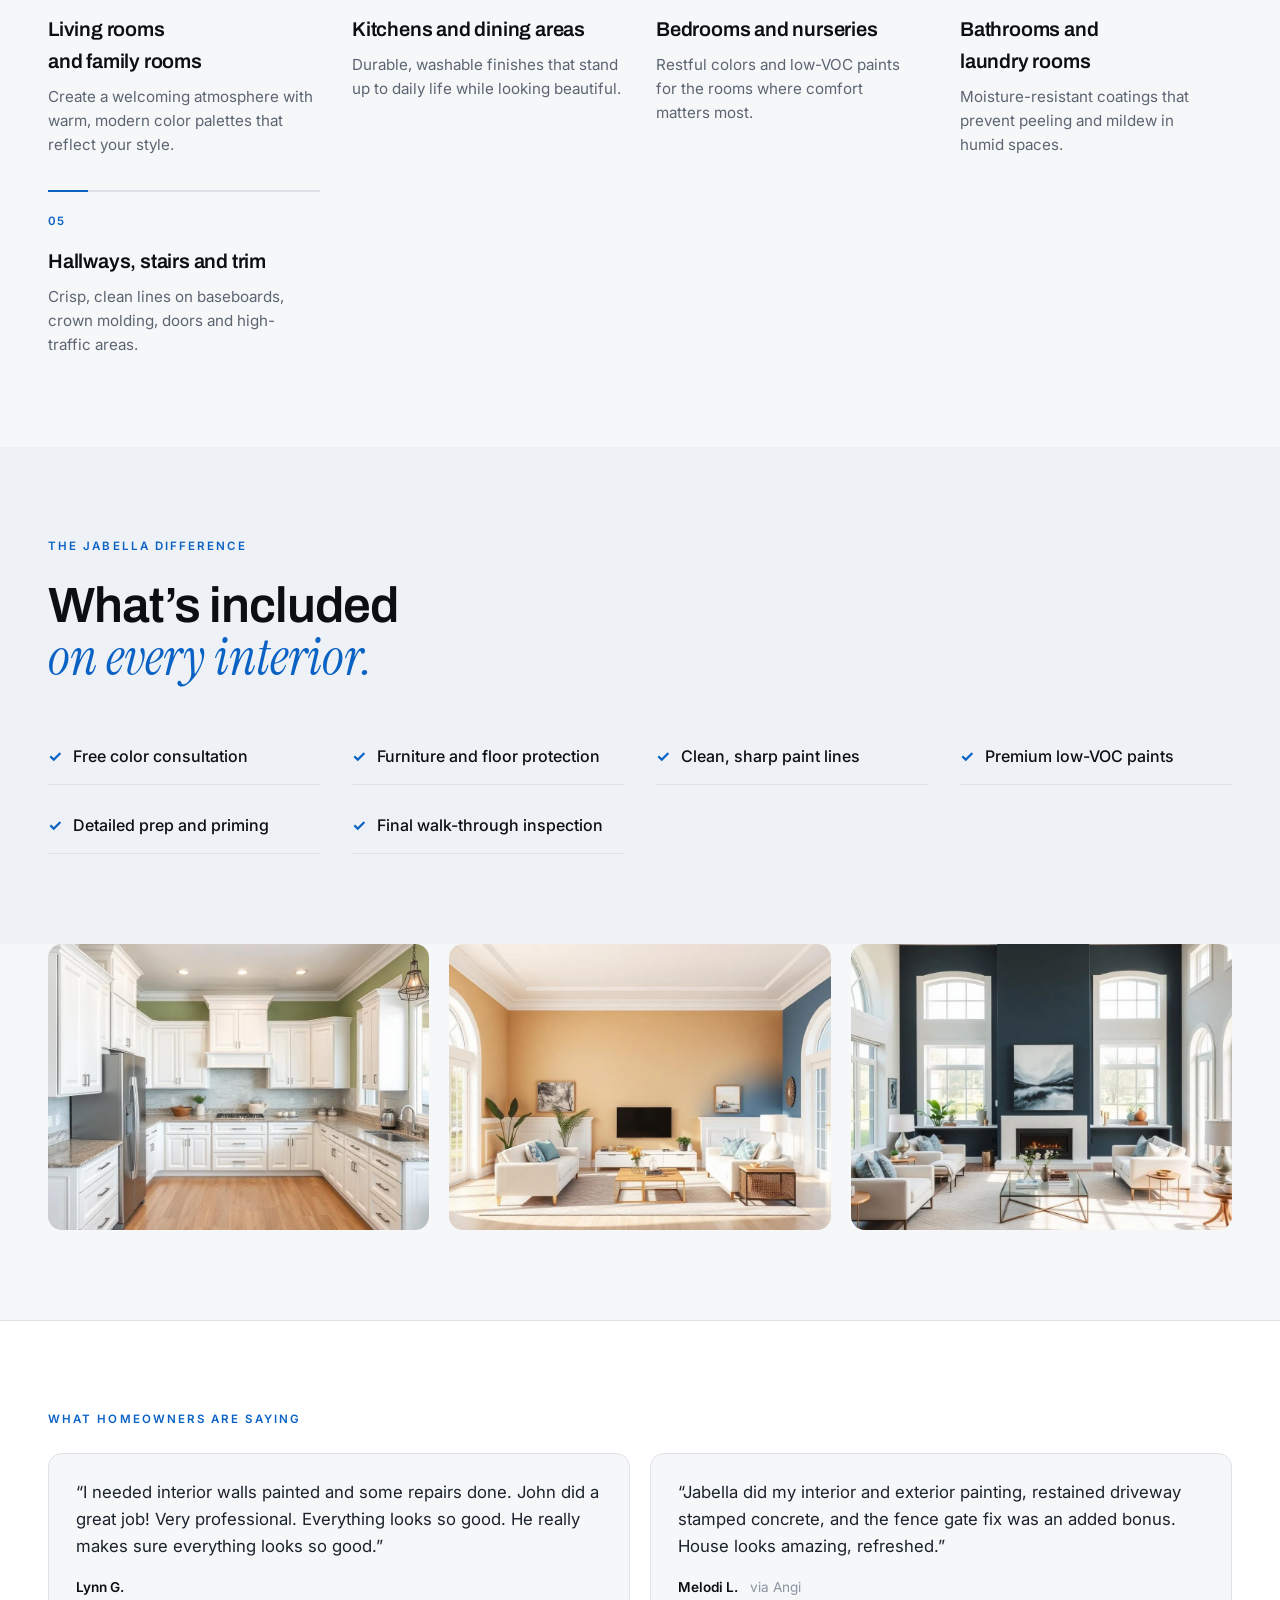
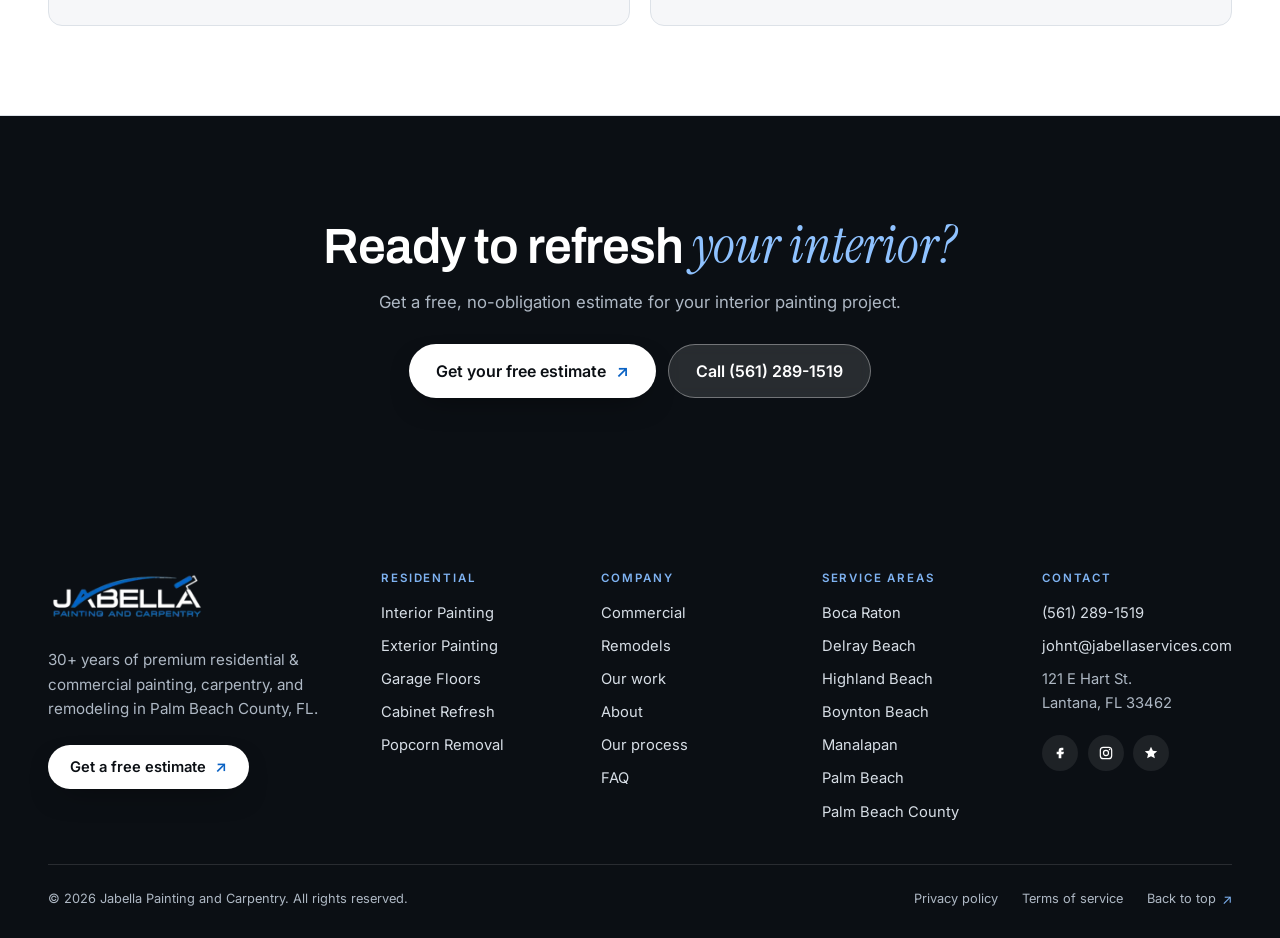
<file: residential/interior/index.html>
<!doctype html>
<html lang="en">
<head>
<meta charset="utf-8">
<meta name="viewport" content="width=device-width, initial-scale=1, viewport-fit=cover">
<title>Interior Painting in Boca Raton and Palm Beach County | Jabella Painting and Carpentry</title>
<meta name="description" content="Interior painting for homes and condos in Boca Raton, Delray Beach and Palm Beach County. Smooth finishes, sharp lines, premium low-VOC paints and full furniture protection. Free estimates.">
<link rel="canonical" href="https://jabella-painting.vercel.app/residential/interior/">
<meta property="og:type" content="website">
<meta property="og:site_name" content="Jabella Painting and Carpentry">
<meta property="og:title" content="Interior Painting in Boca Raton and Palm Beach County">
<meta property="og:description" content="Interior painting for homes and condos in Boca Raton, Delray Beach and Palm Beach County. Smooth finishes, sharp lines, premium low-VOC paints and full furniture protection. Free estimates.">
<meta property="og:url" content="https://jabella-painting.vercel.app/residential/interior/">
<meta property="og:image" content="https://jabella-painting.vercel.app/assets/interior.webp">
<link rel="icon" href="/assets/mark.svg" type="image/svg+xml">
<link rel="preconnect" href="https://fonts.googleapis.com">
<link rel="preconnect" href="https://fonts.gstatic.com" crossorigin>
<link href="https://fonts.googleapis.com/css2?family=Archivo:wght@500;600;700&family=Inter:wght@400;500;600&family=Instrument+Serif:ital@1&display=swap" rel="stylesheet">
<link rel="stylesheet" href="/site.css">
</head>
<body id="top">
<a class="skip" href="#main">Skip to content</a>

<header class="site-header">
  <a class="brand" href="/" aria-label="Jabella Painting and Carpentry, home">
    <img src="/assets/logo.webp" width="180" height="55" alt="Jabella Painting and Carpentry">
  </a>
  <nav class="desktop-nav" aria-label="Main navigation">
    <div class="has-sub">
      <button type="button" class="nav-sub-toggle" aria-expanded="false" aria-controls="sub-residential">Residential <svg class="chev" viewBox="0 0 12 12" aria-hidden="true"><path d="M2.5 4.5 6 8l3.5-3.5" fill="none" stroke="currentColor" stroke-width="1.6" stroke-linecap="round" stroke-linejoin="round"/></svg></button>
      <div class="nav-sub" id="sub-residential">
      <a href="/residential/interior/">Interior Painting</a>
      <a href="/residential/exterior/">Exterior Painting</a>
      <a href="/residential/garage/">Garage Floors</a>
      <a href="/residential/cabinets/">Cabinet Refresh</a>
      <a href="/residential/popcorn/">Popcorn Removal</a>
      </div>
    </div>
    <a href="/#commercial">Commercial</a>
    <a href="/#remodels">Remodels</a>
    <a href="/#work">Our Work</a>
    <a href="/#about">About</a>
    <a href="/#estimate">Contact</a>
  </nav>
  <a class="btn btn--primary header-cta" href="/#estimate">Get a free estimate <span class="arrow" aria-hidden="true">↗</span></a>
  <button class="menu-toggle" type="button" aria-expanded="false" aria-controls="mobile-nav" aria-label="Open menu">
    <span></span><span></span>
  </button>
</header>
<nav id="mobile-nav" class="mobile-nav" aria-label="Mobile navigation" hidden>
  <div class="mobile-group">
    <p class="mobile-group__label">Residential</p>
    <a href="/residential/interior/">Interior Painting</a>
    <a href="/residential/exterior/">Exterior Painting</a>
    <a href="/residential/garage/">Garage Floors</a>
    <a href="/residential/cabinets/">Cabinet Refresh</a>
    <a href="/residential/popcorn/">Popcorn Removal</a>
  </div>
  <a href="/#commercial">Commercial</a>
  <a href="/#remodels">Remodels</a>
  <a href="/#work">Our Work</a>
  <a href="/#about">About</a>
  <a href="/#estimate">Contact</a>
  <a href="/#estimate" class="btn btn--primary">Get a free estimate</a>
</nav>

<main id="main">
  <section class="page-hero">
    <img src="/assets/interior.webp" alt="A light-filled living room with freshly painted white walls opening to a pool" style="object-position: 50% 60%" fetchpriority="high">
    <div class="wrap">
      <p class="crumbs"><a href="/">Home</a><span aria-hidden="true">/</span><a href="/#services">Residential</a><span aria-hidden="true">/</span><span aria-current="page">Interior Painting</span></p>
      <h1>Transform <em>every room</em> in your home.</h1>
      <p class="sub">From accent walls to full-home makeovers, our interior painting team delivers flawless results with meticulous attention to detail.</p>
      <div class="hero-actions">
        <a class="btn btn--light btn--lg" href="/#estimate">Get a free estimate <span class="arrow" aria-hidden="true">↗</span></a>
        <a class="btn btn--ghost btn--lg" href="tel:+15612891519">Call (561) 289-1519</a>
      </div>
    </div>
  </section>

  <section class="block">
    <div class="wrap grid-2 grid-2--about">
      <div>
        <p class="label">Professional interior painting</p>
        <h2>A fresh coat is the fastest way <em>to transform your home.</em></h2>
          <p class="body">Whether you’re updating a single room or refreshing your entire interior, our experienced painters treat your home like their own, protecting furniture, floors and fixtures while delivering smooth, flawless finishes.</p>
          <p class="body">We use premium paints from trusted brands and take the time to properly prep every surface for results that last for years.</p>
        <a class="textlink" href="/#estimate">Get a free estimate <span class="arrow" aria-hidden="true">↗</span></a>
      </div>
      <div class="intro__media" data-reveal>
        <img src="/assets/r-interior-kitchen.webp" alt="A kitchen with freshly painted white cabinets and sage green walls" loading="lazy">
      </div>
    </div>
  </section>
  <section class="block">
    <div class="wrap">
      <p class="label">Rooms we paint</p>
      <div class="split">
        <h2>Every room, <em>finished right.</em></h2>
      </div>
      <ol class="steps steps--auto" data-reveal data-stagger>
        <li><span class="num">01</span><h3>Living rooms and family rooms</h3><p>Create a welcoming atmosphere with warm, modern color palettes that reflect your style.</p></li>
        <li><span class="num">02</span><h3>Kitchens and dining areas</h3><p>Durable, washable finishes that stand up to daily life while looking beautiful.</p></li>
        <li><span class="num">03</span><h3>Bedrooms and nurseries</h3><p>Restful colors and low-VOC paints for the rooms where comfort matters most.</p></li>
        <li><span class="num">04</span><h3>Bathrooms and laundry rooms</h3><p>Moisture-resistant coatings that prevent peeling and mildew in humid spaces.</p></li>
        <li><span class="num">05</span><h3>Hallways, stairs and trim</h3><p>Crisp, clean lines on baseboards, crown molding, doors and high-traffic areas.</p></li>
      </ol>
    </div>
  </section>
  <section class="block block--tint">
    <div class="wrap">
      <p class="label">The Jabella difference</p>
      <div class="split">
        <h2>What’s included <em>on every interior.</em></h2>
      </div>
      <ul class="check-list" data-reveal data-stagger>
        <li>Free color consultation</li>
        <li>Furniture and floor protection</li>
        <li>Clean, sharp paint lines</li>
        <li>Premium low-VOC paints</li>
        <li>Detailed prep and priming</li>
        <li>Final walk-through inspection</li>
      </ul>
    </div>
  </section>
  <section class="block block--flush">
    <div class="wrap">
      <div class="gallery3" data-reveal data-stagger>
        <figure class="tile"><img src="/assets/r-interior-kitchen.webp" alt="Kitchen with white cabinets and sage walls" loading="lazy"></figure>
        <figure class="tile"><img src="/assets/r-interior-living.webp" alt="Living room with warm neutral walls and a navy accent" loading="lazy"></figure>
        <figure class="tile"><img src="/assets/r-interior-great.webp" alt="Two-story great room with a dark accent wall" loading="lazy"></figure>
      </div>
    </div>
  </section>
  <section class="block block--surface">
    <div class="wrap">
      <p class="label">What homeowners are saying</p>
      <div class="testimonials" data-reveal data-stagger>
        <blockquote class="testimonial">
          <p>“I needed interior walls painted and some repairs done. John did a great job! Very professional. Everything looks so good. He really makes sure everything looks so good.”</p>
          <footer><strong>Lynn G.</strong></footer>
        </blockquote>
        <blockquote class="testimonial">
          <p>“Jabella did my interior and exterior painting, restained driveway stamped concrete, and the fence gate fix was an added bonus. House looks amazing, refreshed.”</p>
          <footer><strong>Melodi L.</strong> <span>via Angi</span></footer>
        </blockquote>
      </div>
    </div>
  </section>

  <section class="cta-band">
    <div class="wrap">
      <h2>Ready to refresh <em>your interior?</em></h2>
      <p>Get a free, no-obligation estimate for your interior painting project.</p>
      <div class="hero-actions">
        <a class="btn btn--light btn--lg" href="/#estimate">Get your free estimate <span class="arrow" aria-hidden="true">↗</span></a>
        <a class="btn btn--ghost btn--lg" href="tel:+15612891519">Call (561) 289-1519</a>
      </div>
    </div>
  </section>
</main>

<footer class="site-footer">
  <div class="wrap">
    <div class="footer__grid">
      <div class="footer__about">
        <a class="brand brand--footer" href="/" aria-label="Jabella Painting and Carpentry, back to top">
          <img src="/assets/logo-white.webp" width="180" height="55" alt="Jabella Painting and Carpentry">
        </a>
        <p>30+ years of premium residential &amp; commercial painting, carpentry, and remodeling in Palm Beach County, FL.</p>
        <a class="btn btn--light footer__cta" href="/#estimate">Get a free estimate <span class="arrow" aria-hidden="true">↗</span></a>
      </div>

      <nav class="footer__col" aria-labelledby="f-services">
        <h4 id="f-services">Residential</h4>
        <ul>
          <li><a href="/residential/interior/">Interior Painting</a></li>
          <li><a href="/residential/exterior/">Exterior Painting</a></li>
          <li><a href="/residential/garage/">Garage Floors</a></li>
          <li><a href="/residential/cabinets/">Cabinet Refresh</a></li>
          <li><a href="/residential/popcorn/">Popcorn Removal</a></li>
        </ul>
      </nav>

      <nav class="footer__col" aria-labelledby="f-company">
        <h4 id="f-company">Company</h4>
        <ul>
          <li><a href="/#commercial">Commercial</a></li>
          <li><a href="/#remodels">Remodels</a></li>
          <li><a href="/#work">Our work</a></li>
          <li><a href="/#about">About</a></li>
          <li><a href="/#process">Our process</a></li>
          <li><a href="/#faq">FAQ</a></li>
        </ul>
      </nav>

      <nav class="footer__col" aria-labelledby="f-areas">
        <h4 id="f-areas">Service areas</h4>
        <ul>
          <li><a href="/#estimate">Boca Raton</a></li>
          <li><a href="/#estimate">Delray Beach</a></li>
          <li><a href="/#estimate">Highland Beach</a></li>
          <li><a href="/#estimate">Boynton Beach</a></li>
          <li><a href="/#estimate">Manalapan</a></li>
          <li><a href="/#estimate">Palm Beach</a></li>
          <li><a href="/#estimate">Palm Beach County</a></li>
        </ul>
      </nav>

      <div class="footer__col footer__contact">
        <h4>Contact</h4>
        <ul>
          <li><a href="tel:+15612891519">(561) 289-1519</a></li>
          <li><a href="mailto:johnt@jabellaservices.com">johnt@jabellaservices.com</a></li>
          <li>121 E Hart St.<br>Lantana, FL 33462</li>
        </ul>
        <ul class="footer__social" aria-label="Social media">
          <li><a href="#" aria-label="Facebook"><svg viewBox="0 0 24 24" aria-hidden="true"><path d="M14 8h3V4h-3c-2.8 0-4 1.8-4 4v2H7v4h3v6h4v-6h3l1-4h-4V8.5c0-.3.2-.5.5-.5z"/></svg></a></li>
          <li><a href="#" aria-label="Instagram"><svg viewBox="0 0 24 24" aria-hidden="true"><rect x="3.5" y="3.5" width="17" height="17" rx="4.5" fill="none" stroke="currentColor" stroke-width="1.8"/><circle cx="12" cy="12" r="3.8" fill="none" stroke="currentColor" stroke-width="1.8"/><circle cx="17.3" cy="6.7" r="1.1"/></svg></a></li>
          <li><a href="#" aria-label="Google reviews"><svg viewBox="0 0 24 24" aria-hidden="true"><path d="M12 2.5l2.8 6 6.5.7-4.9 4.4 1.4 6.4L12 16.7 6.2 20l1.4-6.4L2.7 9.2l6.5-.7z"/></svg></a></li>
        </ul>
      </div>
    </div>

    <div class="footer__bottom">
      <p>© 2026 Jabella Painting and Carpentry. All rights reserved.</p>
      <ul class="footer__legal">
        <li><a href="#">Privacy policy</a></li>
        <li><a href="#">Terms of service</a></li>
        <li><a href="#top">Back to top <span class="arrow" aria-hidden="true">↗</span></a></li>
      </ul>
    </div>
  </div>
</footer>

<script src="/site.js" defer></script>
</body>
</html>
</file>
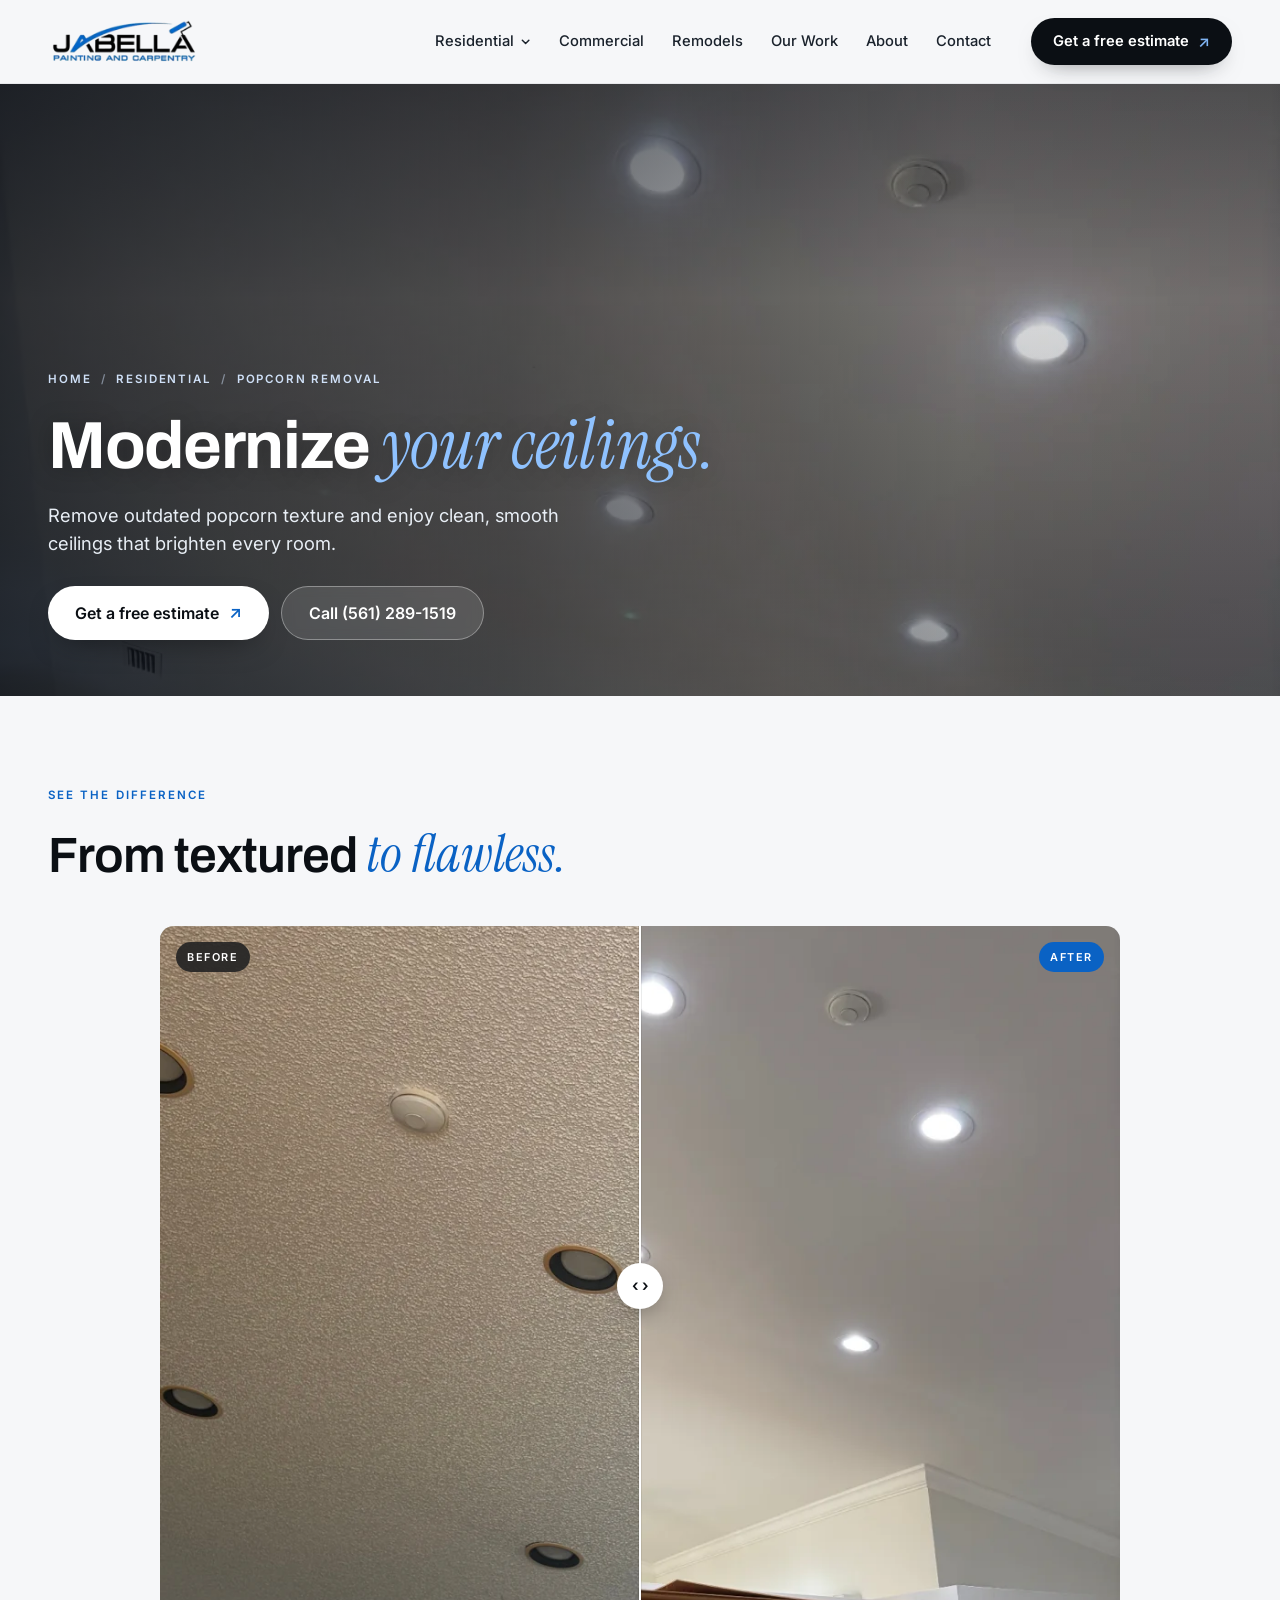
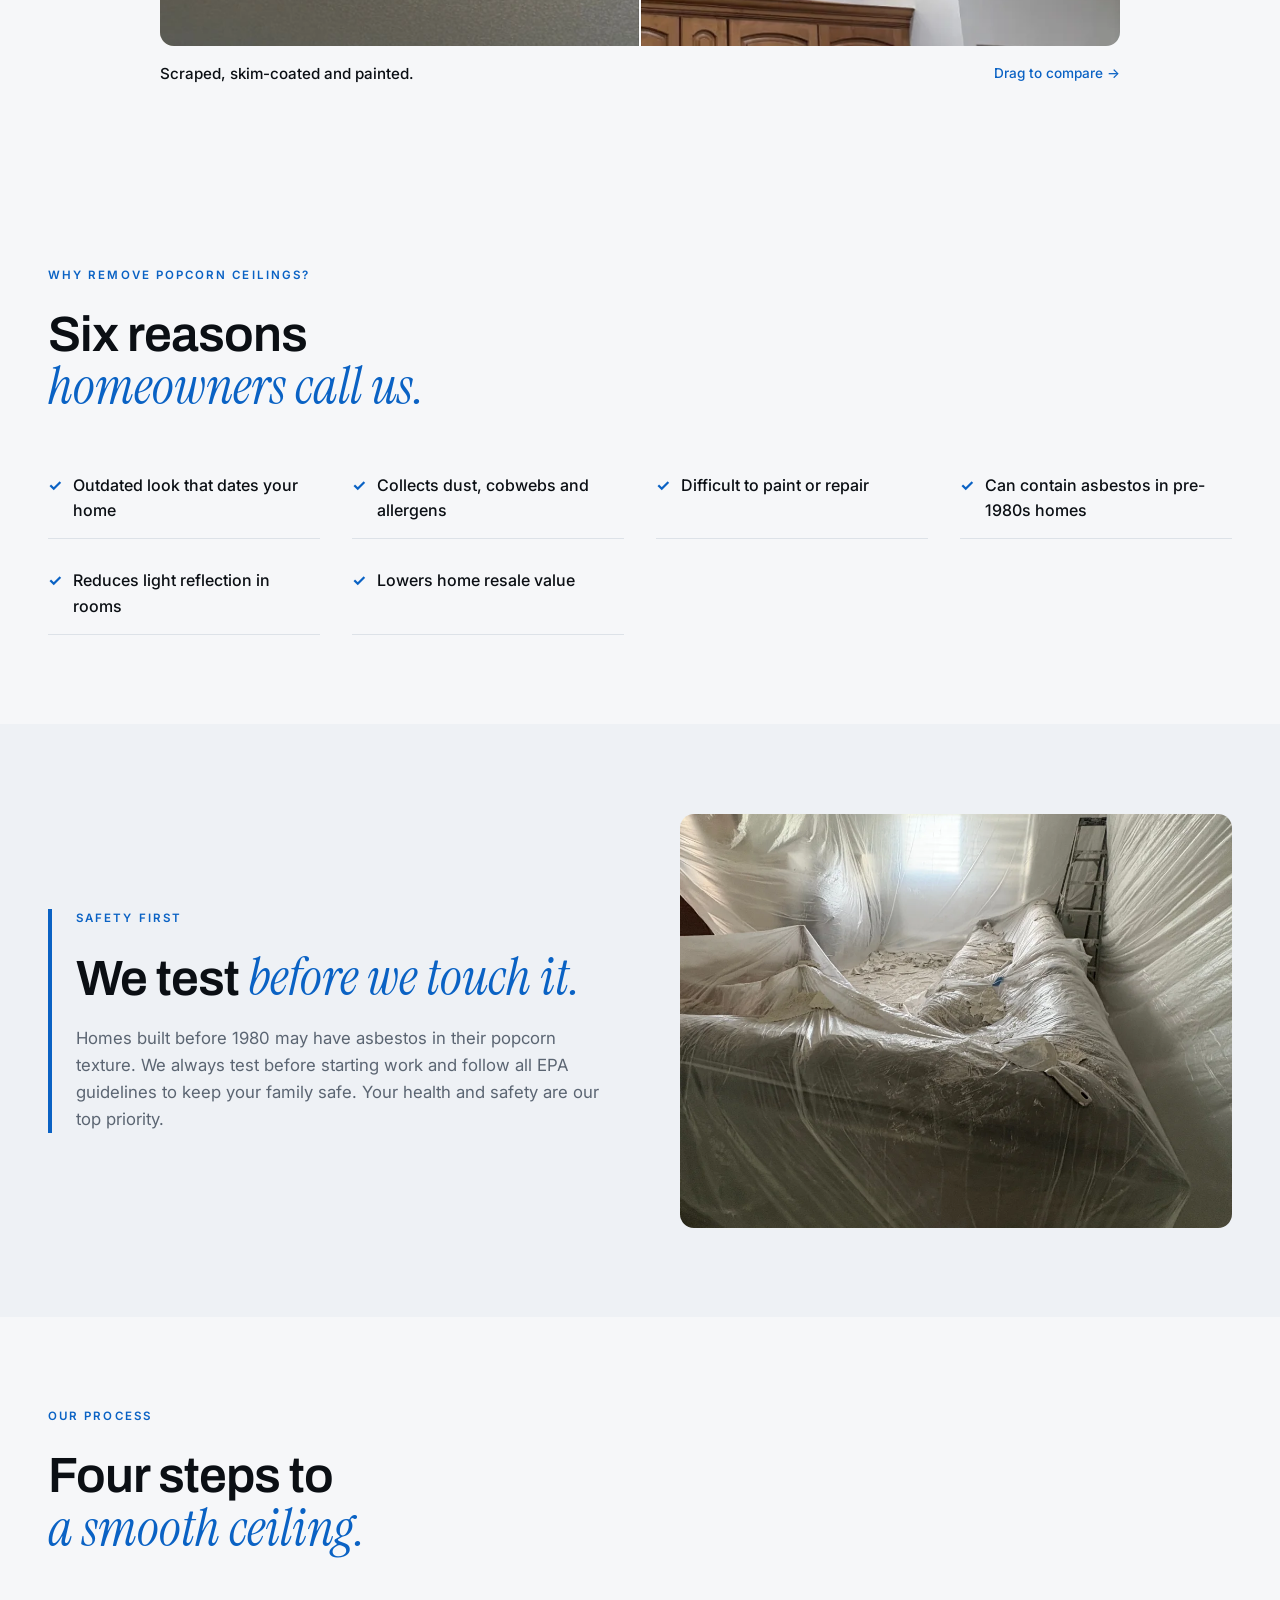
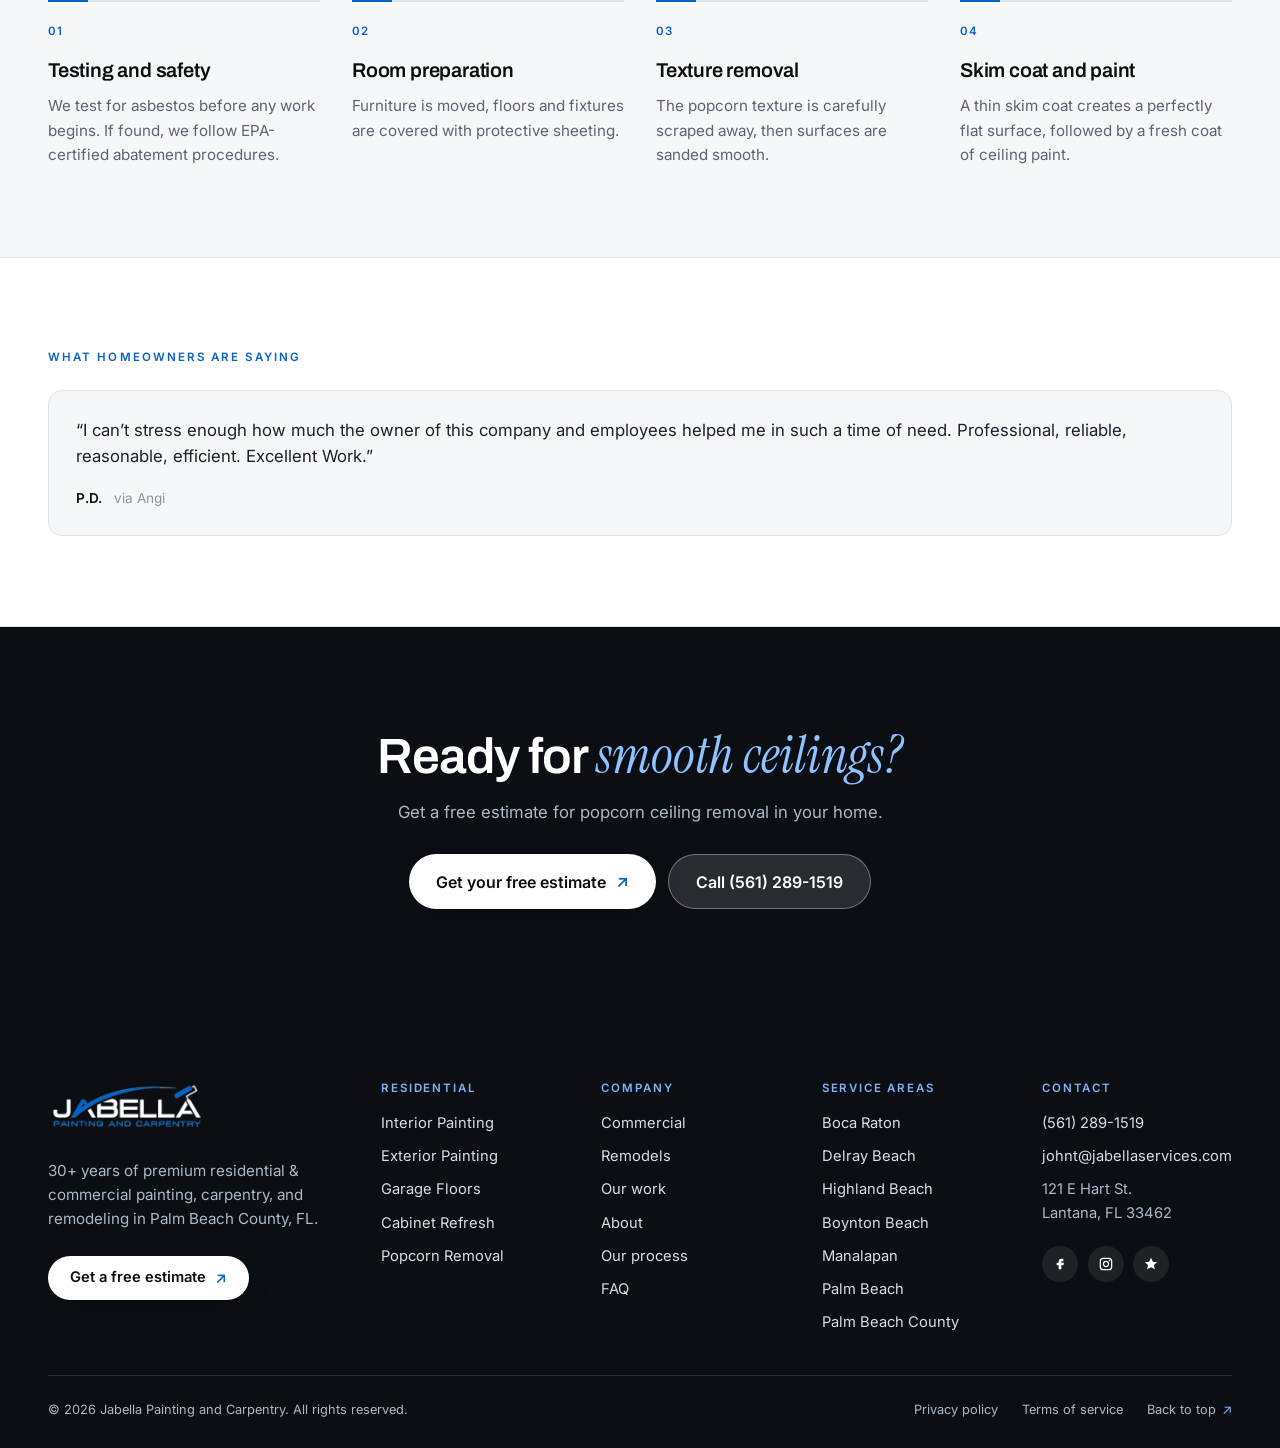
<file: residential/popcorn/index.html>
<!doctype html>
<html lang="en">
<head>
<meta charset="utf-8">
<meta name="viewport" content="width=device-width, initial-scale=1, viewport-fit=cover">
<title>Popcorn Ceiling Removal in Boca Raton and Palm Beach County | Jabella Painting and Carpentry</title>
<meta name="description" content="Popcorn ceiling removal with asbestos testing, full room protection, skim coat and fresh ceiling paint. Smooth, modern ceilings for homes in Palm Beach County.">
<link rel="canonical" href="https://jabella-painting.vercel.app/residential/popcorn/">
<meta property="og:type" content="website">
<meta property="og:site_name" content="Jabella Painting and Carpentry">
<meta property="og:title" content="Popcorn Ceiling Removal in Boca Raton and Palm Beach County">
<meta property="og:description" content="Popcorn ceiling removal with asbestos testing, full room protection, skim coat and fresh ceiling paint. Smooth, modern ceilings for homes in Palm Beach County.">
<meta property="og:url" content="https://jabella-painting.vercel.app/residential/popcorn/">
<meta property="og:image" content="https://jabella-painting.vercel.app/assets/popcorn.webp">
<link rel="icon" href="/assets/mark.svg" type="image/svg+xml">
<link rel="preconnect" href="https://fonts.googleapis.com">
<link rel="preconnect" href="https://fonts.gstatic.com" crossorigin>
<link href="https://fonts.googleapis.com/css2?family=Archivo:wght@500;600;700&family=Inter:wght@400;500;600&family=Instrument+Serif:ital@1&display=swap" rel="stylesheet">
<link rel="stylesheet" href="/site.css">
</head>
<body id="top">
<a class="skip" href="#main">Skip to content</a>

<header class="site-header">
  <a class="brand" href="/" aria-label="Jabella Painting and Carpentry, home">
    <img src="/assets/logo.webp" width="180" height="55" alt="Jabella Painting and Carpentry">
  </a>
  <nav class="desktop-nav" aria-label="Main navigation">
    <div class="has-sub">
      <button type="button" class="nav-sub-toggle" aria-expanded="false" aria-controls="sub-residential">Residential <svg class="chev" viewBox="0 0 12 12" aria-hidden="true"><path d="M2.5 4.5 6 8l3.5-3.5" fill="none" stroke="currentColor" stroke-width="1.6" stroke-linecap="round" stroke-linejoin="round"/></svg></button>
      <div class="nav-sub" id="sub-residential">
      <a href="/residential/interior/">Interior Painting</a>
      <a href="/residential/exterior/">Exterior Painting</a>
      <a href="/residential/garage/">Garage Floors</a>
      <a href="/residential/cabinets/">Cabinet Refresh</a>
      <a href="/residential/popcorn/">Popcorn Removal</a>
      </div>
    </div>
    <a href="/#commercial">Commercial</a>
    <a href="/#remodels">Remodels</a>
    <a href="/#work">Our Work</a>
    <a href="/#about">About</a>
    <a href="/#estimate">Contact</a>
  </nav>
  <a class="btn btn--primary header-cta" href="/#estimate">Get a free estimate <span class="arrow" aria-hidden="true">↗</span></a>
  <button class="menu-toggle" type="button" aria-expanded="false" aria-controls="mobile-nav" aria-label="Open menu">
    <span></span><span></span>
  </button>
</header>
<nav id="mobile-nav" class="mobile-nav" aria-label="Mobile navigation" hidden>
  <div class="mobile-group">
    <p class="mobile-group__label">Residential</p>
    <a href="/residential/interior/">Interior Painting</a>
    <a href="/residential/exterior/">Exterior Painting</a>
    <a href="/residential/garage/">Garage Floors</a>
    <a href="/residential/cabinets/">Cabinet Refresh</a>
    <a href="/residential/popcorn/">Popcorn Removal</a>
  </div>
  <a href="/#commercial">Commercial</a>
  <a href="/#remodels">Remodels</a>
  <a href="/#work">Our Work</a>
  <a href="/#about">About</a>
  <a href="/#estimate">Contact</a>
  <a href="/#estimate" class="btn btn--primary">Get a free estimate</a>
</nav>

<main id="main">
  <section class="page-hero">
    <img src="/assets/popcorn.webp" alt="A smooth, freshly painted ceiling with recessed lights after popcorn texture removal" style="object-position: 50% 35%" fetchpriority="high">
    <div class="wrap">
      <p class="crumbs"><a href="/">Home</a><span aria-hidden="true">/</span><a href="/#services">Residential</a><span aria-hidden="true">/</span><span aria-current="page">Popcorn Removal</span></p>
      <h1>Modernize <em>your ceilings.</em></h1>
      <p class="sub">Remove outdated popcorn texture and enjoy clean, smooth ceilings that brighten every room.</p>
      <div class="hero-actions">
        <a class="btn btn--light btn--lg" href="/#estimate">Get a free estimate <span class="arrow" aria-hidden="true">↗</span></a>
        <a class="btn btn--ghost btn--lg" href="tel:+15612891519">Call (561) 289-1519</a>
      </div>
    </div>
  </section>

  <section class="block">
    <div class="wrap">
      <p class="label">See the difference</p>
      <div class="split">
        <h2>From textured <em>to flawless.</em></h2>
      </div>
      <div class="compare compare--tall" data-reveal>
        <div class="compare__frame" id="compare" style="--pos: 50%;">
          <img class="compare__after" src="/assets/pop-after.webp" alt="The same ceiling smooth and freshly painted" loading="lazy">
          <img class="compare__before" src="/assets/pop-before.webp" alt="A popcorn-textured ceiling with recessed lights before removal" loading="lazy">
          <span class="compare__tag compare__tag--before">Before</span>
          <span class="compare__tag compare__tag--after">After</span>
          <div class="compare__line" aria-hidden="true"><span class="compare__knob">‹&nbsp;&nbsp;›</span></div>
          <input class="compare__range" type="range" min="0" max="100" value="50" aria-label="Drag to compare before and after">
        </div>
        <div class="compare__foot">
          <p class="compare__caption">Scraped, skim-coated and painted.</p>
          <p class="compare__hint">Drag to compare <span aria-hidden="true">→</span></p>
        </div>
      </div>
    </div>
  </section>
  <section class="block">
    <div class="wrap">
      <p class="label">Why remove popcorn ceilings?</p>
      <div class="split">
        <h2>Six reasons <em>homeowners call us.</em></h2>
      </div>
      <ul class="check-list" data-reveal data-stagger>
        <li>Outdated look that dates your home</li>
        <li>Collects dust, cobwebs and allergens</li>
        <li>Difficult to paint or repair</li>
        <li>Can contain asbestos in pre-1980s homes</li>
        <li>Reduces light reflection in rooms</li>
        <li>Lowers home resale value</li>
      </ul>
    </div>
  </section>
  <section class="block block--tint">
    <div class="wrap grid-2 grid-2--about">
      <div class="callout">
        <p class="label">Safety first</p>
        <h2>We test <em>before we touch it.</em></h2>
        <p class="body">Homes built before 1980 may have asbestos in their popcorn texture. We always test before starting work and follow all EPA guidelines to keep your family safe. Your health and safety are our top priority.</p>
      </div>
      <div class="intro__media" data-reveal>
        <img src="/assets/pop-prep.webp" alt="A room fully masked in protective plastic sheeting before ceiling work" loading="lazy">
      </div>
    </div>
  </section>
  <section class="block">
    <div class="wrap">
      <p class="label">Our process</p>
      <div class="split">
        <h2>Four steps to <em>a smooth ceiling.</em></h2>
      </div>
      <ol class="steps steps--4" data-reveal data-stagger>
        <li><span class="num">01</span><h3>Testing and safety</h3><p>We test for asbestos before any work begins. If found, we follow EPA-certified abatement procedures.</p></li>
        <li><span class="num">02</span><h3>Room preparation</h3><p>Furniture is moved, floors and fixtures are covered with protective sheeting.</p></li>
        <li><span class="num">03</span><h3>Texture removal</h3><p>The popcorn texture is carefully scraped away, then surfaces are sanded smooth.</p></li>
        <li><span class="num">04</span><h3>Skim coat and paint</h3><p>A thin skim coat creates a perfectly flat surface, followed by a fresh coat of ceiling paint.</p></li>
      </ol>
    </div>
  </section>
  <section class="block block--surface">
    <div class="wrap">
      <p class="label">What homeowners are saying</p>
      <div class="testimonials" data-reveal data-stagger>
        <blockquote class="testimonial">
          <p>“I can’t stress enough how much the owner of this company and employees helped me in such a time of need. Professional, reliable, reasonable, efficient. Excellent Work.”</p>
          <footer><strong>P.D.</strong> <span>via Angi</span></footer>
        </blockquote>
      </div>
    </div>
  </section>

  <section class="cta-band">
    <div class="wrap">
      <h2>Ready for <em>smooth ceilings?</em></h2>
      <p>Get a free estimate for popcorn ceiling removal in your home.</p>
      <div class="hero-actions">
        <a class="btn btn--light btn--lg" href="/#estimate">Get your free estimate <span class="arrow" aria-hidden="true">↗</span></a>
        <a class="btn btn--ghost btn--lg" href="tel:+15612891519">Call (561) 289-1519</a>
      </div>
    </div>
  </section>
</main>

<footer class="site-footer">
  <div class="wrap">
    <div class="footer__grid">
      <div class="footer__about">
        <a class="brand brand--footer" href="/" aria-label="Jabella Painting and Carpentry, back to top">
          <img src="/assets/logo-white.webp" width="180" height="55" alt="Jabella Painting and Carpentry">
        </a>
        <p>30+ years of premium residential &amp; commercial painting, carpentry, and remodeling in Palm Beach County, FL.</p>
        <a class="btn btn--light footer__cta" href="/#estimate">Get a free estimate <span class="arrow" aria-hidden="true">↗</span></a>
      </div>

      <nav class="footer__col" aria-labelledby="f-services">
        <h4 id="f-services">Residential</h4>
        <ul>
          <li><a href="/residential/interior/">Interior Painting</a></li>
          <li><a href="/residential/exterior/">Exterior Painting</a></li>
          <li><a href="/residential/garage/">Garage Floors</a></li>
          <li><a href="/residential/cabinets/">Cabinet Refresh</a></li>
          <li><a href="/residential/popcorn/">Popcorn Removal</a></li>
        </ul>
      </nav>

      <nav class="footer__col" aria-labelledby="f-company">
        <h4 id="f-company">Company</h4>
        <ul>
          <li><a href="/#commercial">Commercial</a></li>
          <li><a href="/#remodels">Remodels</a></li>
          <li><a href="/#work">Our work</a></li>
          <li><a href="/#about">About</a></li>
          <li><a href="/#process">Our process</a></li>
          <li><a href="/#faq">FAQ</a></li>
        </ul>
      </nav>

      <nav class="footer__col" aria-labelledby="f-areas">
        <h4 id="f-areas">Service areas</h4>
        <ul>
          <li><a href="/#estimate">Boca Raton</a></li>
          <li><a href="/#estimate">Delray Beach</a></li>
          <li><a href="/#estimate">Highland Beach</a></li>
          <li><a href="/#estimate">Boynton Beach</a></li>
          <li><a href="/#estimate">Manalapan</a></li>
          <li><a href="/#estimate">Palm Beach</a></li>
          <li><a href="/#estimate">Palm Beach County</a></li>
        </ul>
      </nav>

      <div class="footer__col footer__contact">
        <h4>Contact</h4>
        <ul>
          <li><a href="tel:+15612891519">(561) 289-1519</a></li>
          <li><a href="mailto:johnt@jabellaservices.com">johnt@jabellaservices.com</a></li>
          <li>121 E Hart St.<br>Lantana, FL 33462</li>
        </ul>
        <ul class="footer__social" aria-label="Social media">
          <li><a href="#" aria-label="Facebook"><svg viewBox="0 0 24 24" aria-hidden="true"><path d="M14 8h3V4h-3c-2.8 0-4 1.8-4 4v2H7v4h3v6h4v-6h3l1-4h-4V8.5c0-.3.2-.5.5-.5z"/></svg></a></li>
          <li><a href="#" aria-label="Instagram"><svg viewBox="0 0 24 24" aria-hidden="true"><rect x="3.5" y="3.5" width="17" height="17" rx="4.5" fill="none" stroke="currentColor" stroke-width="1.8"/><circle cx="12" cy="12" r="3.8" fill="none" stroke="currentColor" stroke-width="1.8"/><circle cx="17.3" cy="6.7" r="1.1"/></svg></a></li>
          <li><a href="#" aria-label="Google reviews"><svg viewBox="0 0 24 24" aria-hidden="true"><path d="M12 2.5l2.8 6 6.5.7-4.9 4.4 1.4 6.4L12 16.7 6.2 20l1.4-6.4L2.7 9.2l6.5-.7z"/></svg></a></li>
        </ul>
      </div>
    </div>

    <div class="footer__bottom">
      <p>© 2026 Jabella Painting and Carpentry. All rights reserved.</p>
      <ul class="footer__legal">
        <li><a href="#">Privacy policy</a></li>
        <li><a href="#">Terms of service</a></li>
        <li><a href="#top">Back to top <span class="arrow" aria-hidden="true">↗</span></a></li>
      </ul>
    </div>
  </div>
</footer>

<script src="/site.js" defer></script>
</body>
</html>
</file>
<file: site.css>
/* =====================================================================
   Jabella Painting and Carpentry: site styles
   Palette from the logo: blue #0A62C4 on black #0B0F14.
   ===================================================================== */
:root {
  --blue: #0A62C4;
  --blue-deep: #084E9C;
  --blue-soft: #E6F0FB;
  --ink: #0B0F14;
  --ink-2: #1A222C;
  --body: #5B6572;
  --muted: #8A94A0;
  --bg: #F6F7F9;
  --surface: #FFFFFF;
  --tint: #EEF1F5;
  --border: #DDE2E8;
  --radius: 14px;
  --header-h: 84px;
  --gutter: clamp(16px, 4vw, 48px);
  --wrap: 1200px;
  --font-display: "Archivo", system-ui, sans-serif;
  --font-text: "Inter", system-ui, sans-serif;
  --font-accent: "Instrument Serif", Georgia, serif;
  --ease: cubic-bezier(.23, 1, .32, 1);
  color-scheme: light;
}
@media (max-width: 760px) { :root { --header-h: 68px; } }

*, *::before, *::after { box-sizing: border-box; }
html { scroll-behavior: smooth; -webkit-text-size-adjust: 100%; }
@media (prefers-reduced-motion: reduce) { html { scroll-behavior: auto; } }
body {
  margin: 0; background: var(--bg); color: var(--ink);
  font: 400 1rem/1.6 var(--font-text);
  -webkit-font-smoothing: antialiased; text-rendering: optimizeLegibility;
}
img, video { display: block; max-width: 100%; height: auto; }
h1, h2, h3 { margin: 0; font-family: var(--font-display); letter-spacing: -0.02em; text-wrap: balance; }
p { margin: 0; text-wrap: pretty; }
a { color: inherit; }
em { font-family: var(--font-accent); font-style: italic; font-weight: 400; color: var(--blue); letter-spacing: 0; }
.skip { position: absolute; left: -999px; top: 8px; background: var(--ink); color: #fff; padding: .5rem .9rem; border-radius: 8px; z-index: 100; }
.skip:focus { left: 8px; }
:focus-visible { outline: 2px solid var(--blue); outline-offset: 3px; border-radius: 6px; }

.wrap { width: min(var(--wrap), 100% - 2 * var(--gutter)); margin-inline: auto; }
.section { padding-block: clamp(72px, 9vw, 120px); }
.label {
  font-size: .72rem; font-weight: 600; letter-spacing: .18em; text-transform: uppercase;
  color: var(--blue); margin-bottom: 1.5rem;
}
.label--onDark { color: #7FB3F2; }
h2 { font-size: clamp(2rem, 4.2vw, 3.1rem); line-height: 1.05; font-weight: 600; }
h2 em { font-size: 1.04em; }
h3 { font-size: 1.25rem; font-weight: 600; letter-spacing: -0.01em; }
.lede { color: var(--body); font-size: 1.05rem; max-width: 34rem; }
.lede--onDark { color: #AEB8C4; }
.body { color: var(--body); font-size: 1.05rem; max-width: 34rem; margin-top: 1.25rem; }
.note { color: var(--muted); font-size: .8rem; margin-top: .9rem; }
.split { display: grid; grid-template-columns: 1.2fr 1fr; gap: 2rem 4rem; align-items: end; margin-bottom: clamp(36px, 5vw, 56px); }
.split--tight { align-items: center; }
@media (max-width: 860px) { .split { grid-template-columns: 1fr; gap: 1.25rem; } }

/* ---------- buttons and links ---------- */
.btn {
  display: inline-flex; align-items: center; gap: .6rem; min-height: 2.9rem; padding: 0 1.35rem;
  border-radius: 999px; border: 0; cursor: pointer; text-decoration: none; white-space: nowrap;
  font: 600 .92rem/1 var(--font-text);
  transition: background-color .18s var(--ease), color .18s var(--ease), transform .12s var(--ease), box-shadow .18s var(--ease);
}
.btn:active { transform: translateY(1px) scale(.985); }
.btn--primary { background: var(--ink); color: #fff; box-shadow: 0 10px 24px -14px rgb(11 15 20 / .6); }
.btn--primary:hover { background: var(--blue); }
.btn--primary .arrow { color: #7FB3F2; }
.btn--primary:hover .arrow { color: #fff; }
.btn--light { background: #fff; color: var(--ink); box-shadow: 0 12px 30px -14px rgb(0 0 0 / .5); }
.btn--light:hover { background: var(--blue); color: #fff; }
.btn--light .arrow { color: var(--blue); }
.btn--light:hover .arrow { color: #fff; }
.btn--lg { min-height: 3.4rem; padding: 0 1.7rem; font-size: 1rem; }
.btn--block { width: 100%; justify-content: space-between; min-height: 3.5rem; font-size: 1rem; }
.arrow { font-size: 1.05em; line-height: 1; transition: transform .18s var(--ease); }
.btn:hover .arrow, .textlink:hover .arrow { transform: translate(2px, -2px); }
.textlink { display: inline-flex; align-items: center; gap: .55rem; font-weight: 600; font-size: .95rem; text-decoration: none; color: var(--ink); margin-top: 1.5rem; }
.textlink .arrow { color: var(--blue); }
.textlink--onDark { color: #fff; margin-top: 0; }
.textlink--onDark .arrow { color: #7FB3F2; }

/* ---------- header ---------- */
.site-header {
  position: sticky; top: 0; z-index: 40; height: var(--header-h);
  display: flex; align-items: center; gap: 2.5rem; padding-inline: var(--gutter);
  background: rgb(246 247 249 / .94); backdrop-filter: blur(18px); -webkit-backdrop-filter: blur(18px);
  border-bottom: 1px solid rgb(11 15 20 / .06);
}
.brand { display: inline-flex; align-items: center; text-decoration: none; flex: none; }
.brand img { height: 46px; width: auto; }
.desktop-nav { display: flex; align-items: center; gap: 1.75rem; margin-left: auto; }
.desktop-nav > a { white-space: nowrap; text-decoration: none; font-size: .92rem; font-weight: 500; color: var(--ink-2); padding: .4rem 0; position: relative; }
.desktop-nav > a::after { content: ""; position: absolute; left: 0; right: 100%; bottom: 0; height: 2px; background: var(--blue); transition: right .22s var(--ease); }
.desktop-nav > a:hover::after, .desktop-nav > a[aria-current="page"]::after { right: 0; }
.menu-toggle { display: none; margin-left: auto; width: 44px; height: 44px; border: 0; background: transparent; cursor: pointer; flex-direction: column; justify-content: center; gap: 6px; align-items: center; }
.menu-toggle span { display: block; width: 22px; height: 2px; background: var(--ink); transition: transform .2s var(--ease); }
.menu-toggle[aria-expanded="true"] span:first-child { transform: translateY(4px) rotate(45deg); }
.menu-toggle[aria-expanded="true"] span:last-child { transform: translateY(-4px) rotate(-45deg); }
.mobile-nav { position: fixed; inset: var(--header-h) 0 auto 0; z-index: 39; background: var(--bg); padding: 1rem var(--gutter) 1.5rem; display: grid; gap: .25rem; border-bottom: 1px solid var(--border); }
.mobile-nav[hidden] { display: none; }
.mobile-nav a { text-decoration: none; font-weight: 500; padding: .75rem 0; border-bottom: 1px solid var(--border); }
.mobile-nav a.btn { border: 0; margin-top: .75rem; justify-content: center; }
@media (max-width: 860px) {
  .desktop-nav, .header-cta { display: none; }
  .menu-toggle { display: flex; }
  .brand img { height: 38px; }
}

/* ---------- hero: sticky stage inside a tall track ---------- */
.hero-scroll { height: 330vh; margin-top: calc(-1 * var(--header-h)); padding-top: var(--header-h); position: relative; }
.hero-sticky {
  position: sticky; top: var(--header-h); height: calc(100svh - var(--header-h)); min-height: 600px;
  overflow: hidden; background: #DCE3EA; color: #fff;
}
.hero-poster, .hero-video, .hero-shade { position: absolute; inset: 0; width: 100%; height: 100%; object-fit: cover; }
.hero-poster, .hero-video { object-position: 62% center; }
.hero-video { opacity: 0; transition: opacity .3s; }
.hero-video.is-ready { opacity: 1; }
.hero-shade {
  pointer-events: none;
  background:
    linear-gradient(90deg, rgb(5 10 18 / .78) 0%, rgb(5 10 18 / .55) 32%, rgb(5 10 18 / .12) 58%, rgb(5 10 18 / 0) 75%),
    linear-gradient(180deg, rgb(5 10 18 / .25) 0%, rgb(5 10 18 / 0) 30%, rgb(5 10 18 / 0) 70%, rgb(5 10 18 / .55) 100%);
}
.hero-copy {
  position: absolute; left: var(--gutter); right: var(--gutter); top: 50%; transform: translateY(-54%);
  max-width: 40rem; will-change: opacity; transition: opacity .25s linear;
}
.hero-kicker { display: flex; align-items: center; gap: .9rem; font-size: .72rem; font-weight: 600; letter-spacing: .18em; text-transform: uppercase; color: #CFE0F7; margin-bottom: 1.4rem; }
.rule { display: inline-block; width: 2.25rem; height: 1px; background: currentColor; opacity: .6; }
.hero-copy h1 { font-size: clamp(2.6rem, 6.4vw, 5.1rem); line-height: 1; font-weight: 700; color: #fff; text-shadow: 0 2px 24px rgb(0 0 0 / .25); }
.hero-copy h1 em { color: #8FC2FF; font-size: 1.04em; }
.hero-sub { font-size: clamp(1rem, 1.5vw, 1.15rem); line-height: 1.55; color: #E8EEF5; margin: 1.5rem 0 1.9rem; max-width: 30rem; }
.hero-chips { display: flex; align-items: center; gap: 1rem; margin-top: 1.6rem; font-size: .8rem; font-weight: 500; color: #D7E1EC; }
.hero-chips .sep { width: 1px; height: 1rem; background: rgb(255 255 255 / .35); }
.hero-foot { position: absolute; left: var(--gutter); right: var(--gutter); bottom: 1.5rem; display: flex; justify-content: space-between; align-items: center; font-size: .72rem; letter-spacing: .14em; text-transform: uppercase; font-weight: 600; color: #E3EAF2; }
.hero-foot__hint { letter-spacing: .02em; text-transform: none; font-weight: 500; font-size: .8rem; }
.hero-progress { position: absolute; left: 0; right: 0; bottom: 0; height: 3px; background: rgb(255 255 255 / .18); }
.hero-progress span { display: block; height: 100%; width: 100%; background: var(--blue); transform-origin: 0 50%; transform: scaleX(0); }
.br-wide { display: none; }
@media (min-width: 900px) { .br-wide { display: inline; } }
@media (max-width: 760px) {
  .hero-scroll { height: 280vh; }
  .hero-sticky { min-height: 560px; }
  .hero-poster, .hero-video { object-position: 68% center; }
  .hero-copy { top: auto; bottom: 5.5rem; transform: none; }
  .hero-foot { bottom: 1rem; }
  .hero-foot__tag { display: none; }
}
/* static fallback when the film cannot or should not run */
.hero-scroll.static-hero { height: auto; }
.hero-scroll.static-hero .hero-sticky { position: relative; }
.hero-scroll.static-hero .hero-video, .hero-scroll.static-hero .hero-progress, .hero-scroll.static-hero .hero-foot__hint { display: none; }

/* ---------- trust strip ---------- */
.trust { border-bottom: 1px solid var(--border); background: var(--surface); }
.trust ul { list-style: none; margin: 0 auto; padding: 1.1rem var(--gutter); width: min(var(--wrap), 100%); display: flex; flex-wrap: wrap; gap: .75rem 2.5rem; justify-content: space-between; }
.trust li { display: inline-flex; align-items: center; gap: .6rem; font-size: .85rem; font-weight: 500; color: var(--ink-2); }
.trust svg { width: 20px; height: 20px; fill: none; stroke: var(--blue); stroke-width: 1.6; stroke-linecap: round; stroke-linejoin: round; }
@media (max-width: 760px) { .trust ul { gap: .6rem 1.25rem; justify-content: flex-start; } }

/* ---------- 01 services ---------- */
.cards { display: grid; grid-template-columns: repeat(3, 1fr); gap: 1.5rem; }
.card { background: var(--surface); border: 1px solid var(--border); border-radius: var(--radius); padding: 1.1rem 1.1rem 1.6rem; transition: transform .25s var(--ease), box-shadow .25s var(--ease); }
.card:hover { transform: translateY(-3px); box-shadow: 0 24px 40px -28px rgb(11 15 20 / .35); }
.card__media { position: relative; border-radius: 10px; overflow: hidden; aspect-ratio: 16 / 11; margin-bottom: 1.25rem; }
.card__media img { width: 100%; height: 100%; object-fit: cover; transition: transform .6s var(--ease); }
.card:hover .card__media img { transform: scale(1.04); }
.card__num { position: absolute; left: .8rem; top: .8rem; font-size: .7rem; font-weight: 600; letter-spacing: .1em; background: rgb(255 255 255 / .9); color: var(--ink); padding: .3rem .55rem; border-radius: 999px; }
.card__kicker { font-size: .68rem; letter-spacing: .16em; text-transform: uppercase; font-weight: 600; color: var(--blue); margin-bottom: .55rem; }
.card h3 { margin-bottom: .5rem; }
.card p:last-child { color: var(--body); font-size: .95rem; }
@media (max-width: 900px) { .cards { grid-template-columns: 1fr 1fr; } }
@media (max-width: 600px) { .cards { grid-template-columns: 1fr; } }

/* commercial band inside services */
.commercial { margin-top: 2.5rem; display: grid; grid-template-columns: 2fr 3fr; gap: 2.5rem; align-items: center; background: var(--surface); border: 1px solid var(--border); border-radius: var(--radius); padding: 1.1rem; }
.commercial__media { border-radius: 10px; overflow: hidden; aspect-ratio: 4 / 4.6; }
.commercial__media img { width: 100%; height: 100%; object-fit: cover; object-position: 50% 30%; }
.commercial__body { padding: 1rem 1.5rem 1rem 0; }
.commercial__body h3 { font-size: clamp(1.4rem, 2.4vw, 1.9rem); margin-bottom: .75rem; }
.commercial__body > p { color: var(--body); max-width: 32rem; }
.checks--tight { margin: 1.25rem 0 .25rem; gap: .5rem 1.25rem; }
@media (max-width: 860px) { .commercial { grid-template-columns: 1fr; gap: 1.25rem; } .commercial__media { aspect-ratio: 4 / 3; } .commercial__body { padding: .25rem .5rem .5rem; } }

/* ---------- 02 compare slider ---------- */
.compare__frame { position: relative; border-radius: var(--radius); overflow: hidden; aspect-ratio: 16 / 9; background: var(--tint); isolation: isolate; user-select: none; -webkit-user-select: none; }
.compare__frame img { position: absolute; inset: 0; width: 100%; height: 100%; object-fit: cover; }
.compare__before { clip-path: inset(0 calc(100% - var(--pos)) 0 0); }
.compare__line { position: absolute; top: 0; bottom: 0; left: var(--pos); width: 2px; background: #fff; transform: translateX(-1px); box-shadow: 0 0 0 1px rgb(0 0 0 / .08); }
.compare__knob { position: absolute; top: 50%; left: 50%; transform: translate(-50%, -50%); width: 46px; height: 46px; border-radius: 50%; background: #fff; color: var(--ink); display: grid; place-items: center; font-size: 1rem; font-weight: 600; box-shadow: 0 8px 24px -8px rgb(0 0 0 / .5); white-space: nowrap; letter-spacing: -.1em; }
.compare__range { position: absolute; inset: 0; width: 100%; height: 100%; margin: 0; opacity: 0; cursor: ew-resize; -webkit-appearance: none; appearance: none; touch-action: pan-y; }
.compare__range::-webkit-slider-thumb { -webkit-appearance: none; width: 48px; height: 100%; }
.compare__range::-moz-range-thumb { width: 48px; height: 100%; border: 0; background: transparent; }
.compare__tag { position: absolute; top: 1rem; font-size: .68rem; font-weight: 600; letter-spacing: .14em; text-transform: uppercase; padding: .4rem .7rem; border-radius: 999px; background: rgb(11 15 20 / .75); color: #fff; backdrop-filter: blur(6px); z-index: 2; }
.compare__tag--before { left: 1rem; }
.compare__tag--after { right: 1rem; background: var(--blue); }
.compare__foot { display: flex; justify-content: space-between; align-items: center; margin-top: 1rem; gap: 1rem; }
.compare__caption { font-weight: 500; font-size: .95rem; }
.compare__hint { font-size: .85rem; font-weight: 500; color: var(--blue); }

/* ---------- 03 gallery ---------- */
.gallery { display: grid; grid-template-columns: 1.1fr 1fr; gap: 1.5rem; align-items: end; }
.tile { position: relative; margin: 0; border-radius: var(--radius); overflow: hidden; background: var(--tint); }
.tile img { width: 100%; height: 100%; object-fit: cover; aspect-ratio: 4 / 3; transition: transform .7s var(--ease); }
.tile--tall img { aspect-ratio: 4 / 4.2; }
.tile:hover img { transform: scale(1.03); }
.tile figcaption { position: absolute; inset: auto 0 0 0; padding: 1.25rem; display: flex; justify-content: space-between; align-items: end; gap: 1rem; color: #fff; background: linear-gradient(180deg, rgb(5 10 18 / 0), rgb(5 10 18 / .7)); }
.tile figcaption span { font-family: var(--font-display); font-weight: 600; font-size: 1.1rem; letter-spacing: -0.01em; }
.tile figcaption small { font-size: .66rem; letter-spacing: .16em; text-transform: uppercase; font-weight: 600; color: #BFD8F8; }
@media (max-width: 760px) { .gallery { grid-template-columns: 1fr; } .tile--tall img { aspect-ratio: 4 / 3; } }

/* ---------- 04 why band ---------- */
.why-band { background: var(--ink); color: #fff; padding-block: clamp(72px, 9vw, 120px); }
.why-band h2 { color: #fff; }
.why-band h2 em { color: #8FC2FF; }
.grid-2 { display: grid; grid-template-columns: 1fr 1fr; gap: 3rem 5rem; align-items: start; }
.pillars { list-style: none; margin: 0; padding: 0; }
.pillars li { display: grid; grid-template-columns: 2.5rem 1fr; gap: 1rem; padding: 1.6rem 0; border-top: 1px solid rgb(255 255 255 / .12); }
.pillars li:last-child { border-bottom: 1px solid rgb(255 255 255 / .12); }
.pillars .num { font-size: .72rem; font-weight: 600; letter-spacing: .1em; color: #7FB3F2; padding-top: .35rem; }
.pillars h3 { color: #fff; margin-bottom: .4rem; }
.pillars p { color: #AEB8C4; font-size: .95rem; }
@media (max-width: 860px) { .grid-2 { grid-template-columns: 1fr; gap: 2.5rem; } }

/* ---------- 05 process ---------- */
.steps { list-style: none; margin: 0; padding: 0; display: grid; grid-template-columns: repeat(4, 1fr); gap: 2rem; }
.steps li { border-top: 2px solid var(--border); padding-top: 1.25rem; position: relative; }
.steps li::before { content: ""; position: absolute; left: 0; top: -2px; width: 2.5rem; height: 2px; background: var(--blue); }
.steps .num { display: block; font-size: .72rem; font-weight: 600; letter-spacing: .1em; color: var(--blue); margin-bottom: .9rem; }
.steps h3 { margin-bottom: .5rem; }
.steps p { color: var(--body); font-size: .95rem; }
@media (max-width: 900px) { .steps { grid-template-columns: 1fr 1fr; } }
@media (max-width: 520px) { .steps { grid-template-columns: 1fr; } }

/* ---------- 06 about ---------- */
.grid-2--about { align-items: center; }
.about__media { position: relative; }
.about__media img { border-radius: var(--radius); aspect-ratio: 4 / 3.4; object-fit: cover; width: 100%; }
.badge {
  position: absolute; right: -1rem; bottom: -1.25rem; width: 9.5rem; height: 9.5rem; border-radius: 50%;
  background: var(--blue); color: #fff; display: grid; place-content: center; text-align: center; gap: .15rem;
  font-size: .7rem; font-weight: 600; letter-spacing: .14em; text-transform: uppercase; box-shadow: 0 20px 40px -20px rgb(10 98 196 / .7);
  border: 6px solid var(--bg);
}
.badge span:nth-child(2) { font-size: 1.1rem; letter-spacing: .08em; font-family: var(--font-display); }
@media (max-width: 860px) { .badge { right: .5rem; bottom: -1rem; width: 8rem; height: 8rem; } }

/* ---------- 07 promise ---------- */
.promise { background: var(--tint); text-align: center; }
.promise .label { margin-bottom: 2rem; }
.promise blockquote { margin: 0; }
.promise blockquote p { font-family: var(--font-display); font-weight: 600; font-size: clamp(1.7rem, 3.6vw, 2.75rem); line-height: 1.15; letter-spacing: -0.02em; }
.promise blockquote footer { display: inline-flex; align-items: center; gap: 1rem; margin-top: 1.75rem; font-size: .7rem; font-weight: 600; letter-spacing: .18em; text-transform: uppercase; color: var(--body); }
.promise__sub { color: var(--body); margin-top: 1.25rem; }

/* ---------- 08 faq ---------- */
.grid-2--faq { grid-template-columns: .9fr 1.1fr; }
.accordion details { border-bottom: 1px solid var(--border); }
.accordion details:first-child { border-top: 1px solid var(--border); }
.accordion summary { list-style: none; cursor: pointer; padding: 1.2rem 2.5rem 1.2rem 0; font-weight: 500; position: relative; }
.accordion summary::-webkit-details-marker { display: none; }
.accordion summary::after { content: ""; position: absolute; right: .4rem; top: 50%; width: .55rem; height: .55rem; border-right: 2px solid var(--blue); border-bottom: 2px solid var(--blue); transform: translateY(-70%) rotate(45deg); transition: transform .2s var(--ease); }
.accordion details[open] summary::after { transform: translateY(-30%) rotate(-135deg); }
.accordion .acc__body { overflow: hidden; }
.accordion details p { color: var(--body); padding: 0 2.5rem 1.4rem 0; font-size: .95rem; }
.accordion details.is-closing summary::after { transform: translateY(-70%) rotate(45deg); }

/* ---------- 09 estimate ---------- */
.estimate-section { background: var(--surface); border-top: 1px solid var(--border); padding-block: clamp(72px, 9vw, 120px); }
.grid-2--estimate { grid-template-columns: 1fr 1.05fr; gap: 3rem 5rem; }
.checks { list-style: none; margin: 1.5rem 0 2rem; padding: 0; display: flex; flex-wrap: wrap; gap: .6rem 1.5rem; }
.checks li { font-size: .9rem; font-weight: 500; display: inline-flex; gap: .5rem; align-items: center; }
.checks li::before { content: "✓"; color: var(--blue); font-weight: 700; }
.estimate-photo { border-radius: var(--radius); aspect-ratio: 16 / 10; object-fit: cover; width: 100%; max-width: 32rem; }
.estimate-form { background: var(--bg); border: 1px solid var(--border); border-radius: 18px; padding: clamp(1.25rem, 3vw, 2.25rem); }
.estimate-form h3 { font-size: 1.4rem; }
.form__sub { color: var(--body); font-size: .92rem; margin: .4rem 0 1.5rem; }
.estimate-form label { display: block; font-size: .85rem; font-weight: 500; margin-bottom: 1rem; }
.estimate-form label small { color: var(--muted); font-weight: 400; }
.req { color: var(--blue); }
.estimate-form input, .estimate-form select, .estimate-form textarea {
  display: block; width: 100%; margin-top: .4rem; padding: .8rem .95rem; font: 400 .95rem/1.4 var(--font-text); color: var(--ink);
  background: var(--surface); border: 1px solid var(--border); border-radius: 10px; transition: border-color .15s, box-shadow .15s;
}
.estimate-form select { appearance: none; -webkit-appearance: none; background-image: url("data:image/svg+xml,%3Csvg xmlns='http://www.w3.org/2000/svg' viewBox='0 0 12 12'%3E%3Cpath d='M2.5 4.5 6 8l3.5-3.5' fill='none' stroke='%230A62C4' stroke-width='1.6' stroke-linecap='round' stroke-linejoin='round'/%3E%3C/svg%3E"); background-repeat: no-repeat; background-position: right .9rem center; background-size: .75rem; }
.estimate-form select:invalid { color: var(--muted); }
.estimate-form textarea { resize: vertical; min-height: 7rem; }
.estimate-form input:focus, .estimate-form select:focus, .estimate-form textarea:focus { outline: none; border-color: var(--blue); box-shadow: 0 0 0 3px rgb(10 98 196 / .18); }
.estimate-form .is-invalid { border-color: #C0392B; }
.row-2 { display: grid; grid-template-columns: 1fr 1fr; gap: 1rem; }
.hp { position: absolute; left: -9999px; width: 1px; height: 1px; overflow: hidden; }
.form__legal { color: var(--muted); font-size: .78rem; margin-top: 1rem; }
.form__done { margin-top: 1rem; padding: .9rem 1rem; border-radius: 10px; background: var(--blue-soft); color: var(--blue-deep); font-weight: 500; font-size: .92rem; }
@media (max-width: 860px) { .grid-2--faq, .grid-2--estimate { grid-template-columns: 1fr; } .row-2 { grid-template-columns: 1fr; gap: 0; } }

/* ---------- footer ---------- */
.site-footer { background: var(--ink); color: #fff; padding: clamp(3rem, 6vw, 4.5rem) 0 1.75rem; }
.footer__grid { display: grid; grid-template-columns: 1.6fr repeat(4, 1fr); gap: 2.5rem 2rem; padding-bottom: 2.5rem; border-bottom: 1px solid rgb(255 255 255 / .12); }
.footer__about p { color: #AEB8C4; font-size: .95rem; line-height: 1.6; max-width: 22rem; margin: 1.25rem 0 1.5rem; }
.brand--footer img { height: 48px; }
.footer__cta { min-height: 2.75rem; }
.footer__col h4 { font: 600 .72rem/1 var(--font-text); letter-spacing: .16em; text-transform: uppercase; color: #7FB3F2; margin: 0 0 1.1rem; }
.footer__col ul { list-style: none; margin: 0; padding: 0; display: grid; gap: .6rem; }
.footer__col li { font-size: .92rem; color: #D7DEE6; }
.footer__col a { color: inherit; text-decoration: none; transition: color .15s var(--ease); }
.footer__col a:hover { color: #fff; text-decoration: underline; text-underline-offset: 3px; text-decoration-color: var(--blue); }
.footer__contact li:nth-child(n+3) { color: #AEB8C4; }
.footer__social { display: flex !important; gap: .6rem; margin-top: 1.25rem !important; }
.footer__social a { display: grid; place-items: center; width: 2.25rem; height: 2.25rem; border-radius: 50%; background: rgb(255 255 255 / .08); color: #fff; transition: background-color .15s var(--ease), transform .15s var(--ease); }
.footer__social a:hover { background: var(--blue); text-decoration: none; transform: translateY(-2px); }
.footer__social svg { width: 1rem; height: 1rem; fill: currentColor; }
.footer__bottom { display: flex; flex-wrap: wrap; justify-content: space-between; align-items: center; gap: .75rem 2rem; padding-top: 1.5rem; font-size: .8rem; color: #AEB8C4; }
.footer__legal { list-style: none; margin: 0; padding: 0; display: flex; flex-wrap: wrap; gap: 1.5rem; }
.footer__legal a { color: inherit; text-decoration: none; display: inline-flex; align-items: center; gap: .4rem; }
.footer__legal a:hover { color: #fff; }
.footer__legal .arrow { color: #7FB3F2; }
@media (max-width: 1000px) { .footer__grid { grid-template-columns: 1fr 1fr 1fr; } .footer__about { grid-column: 1 / -1; } }
@media (max-width: 560px) { .footer__grid { grid-template-columns: 1fr 1fr; } }

/* ---------- reveal on entry ---------- */
@media (prefers-reduced-motion: no-preference) {
  [data-reveal] { opacity: 0; transform: translateY(18px); transition: opacity .7s var(--ease), transform .7s var(--ease); }
  [data-reveal].in { opacity: 1; transform: none; }
  [data-stagger] > * { opacity: 0; transform: translateY(18px); transition: opacity .7s var(--ease), transform .7s var(--ease); transition-delay: calc(var(--i, 0) * 90ms); }
  [data-stagger].in > * { opacity: 1; transform: none; }
}

@media (max-width: 1120px) { .desktop-nav { gap: 1.15rem; } .site-header { gap: 1.5rem; } .header-cta { padding-inline: 1rem; } }

/* ========== PAGES-CSS: dropdown menu, mobile groups, service pages ========== */
.has-sub { position: relative; }
.has-sub::after { content: ""; position: absolute; left: 0; right: 0; top: 100%; height: .8rem; }
.nav-sub-toggle { display: inline-flex; align-items: center; gap: .4rem; background: none; border: 0; cursor: pointer; font: 500 .92rem/1 var(--font-text); color: var(--ink-2); padding: .4rem 0; }
.nav-sub-toggle .chev { width: .7rem; height: .7rem; transition: transform .2s var(--ease); }
.has-sub:hover .chev, .has-sub.is-open .chev, .has-sub:focus-within .chev { transform: rotate(180deg); }
.nav-sub {
  position: absolute; top: calc(100% + .7rem); left: -1rem; min-width: 15.5rem; z-index: 50;
  display: grid; gap: .1rem; padding: .5rem; background: var(--surface); border: 1px solid var(--border); border-radius: 14px;
  box-shadow: 0 24px 48px -24px rgb(11 15 20 / .35), 0 2px 8px rgb(11 15 20 / .06);
  opacity: 0; visibility: hidden; transform: translateY(6px);
  transition: opacity .18s var(--ease), transform .18s var(--ease), visibility 0s linear .18s;
}
.has-sub:hover .nav-sub, .has-sub:focus-within .nav-sub, .has-sub.is-open .nav-sub { opacity: 1; visibility: visible; transform: none; transition-delay: 0s; }
.nav-sub a { display: block; padding: .6rem .8rem; border-radius: 9px; font-size: .9rem; font-weight: 500; color: var(--ink-2); text-decoration: none; }
.nav-sub a:hover, .nav-sub a:focus-visible { background: var(--blue-soft); color: var(--blue); }
.nav-sub a[aria-current="page"] { color: var(--blue); }
.mobile-group { border-bottom: 1px solid var(--border); padding-bottom: .5rem; margin-bottom: .25rem; }
.mobile-group__label { font-size: .7rem; font-weight: 600; letter-spacing: .16em; text-transform: uppercase; color: var(--blue); padding: .9rem 0 .35rem; }
.mobile-group a { display: block; border: 0; padding: .55rem 0 .55rem .85rem; }
.mobile-nav a[aria-current="page"] { color: var(--blue); }
.card__more { display: inline-flex; align-items: center; gap: .45rem; margin-top: .9rem; font-size: .88rem; font-weight: 600; color: var(--ink); text-decoration: none; }
.card__more .arrow { color: var(--blue); }
.card__more:hover .arrow { transform: translate(2px, -2px); }

/* service page hero */
.page-hero { position: relative; display: grid; align-items: end; min-height: min(68vh, 640px); background: var(--ink); color: #fff; overflow: hidden; }
.page-hero > img { position: absolute; inset: 0; width: 100%; height: 100%; object-fit: cover; }
.page-hero::after { content: ""; position: absolute; inset: 0; background: linear-gradient(90deg, rgb(5 10 18 / .82) 0%, rgb(5 10 18 / .55) 40%, rgb(5 10 18 / .15) 75%), linear-gradient(180deg, rgb(5 10 18 / .3), rgb(5 10 18 / 0) 35%, rgb(5 10 18 / .35) 100%); }
.page-hero .wrap { position: relative; z-index: 1; padding: 6rem 0 3.5rem; }
.crumbs { display: flex; flex-wrap: wrap; gap: .6rem; font-size: .72rem; font-weight: 600; letter-spacing: .16em; text-transform: uppercase; color: #CFE0F7; margin-bottom: 1.25rem; }
.crumbs a { color: inherit; text-decoration: none; }
.crumbs a:hover { color: #fff; }
.crumbs span[aria-hidden] { opacity: .5; }
.page-hero h1 { font-size: clamp(2.3rem, 5.2vw, 4.2rem); line-height: 1.02; font-weight: 700; max-width: 18ch; text-shadow: 0 2px 24px rgb(0 0 0 / .25); }
.page-hero h1 em { color: #8FC2FF; font-size: 1.04em; }
.page-hero .sub { max-width: 36rem; font-size: clamp(1rem, 1.5vw, 1.15rem); line-height: 1.55; color: #E8EEF5; margin: 1.25rem 0 1.75rem; }
.hero-actions { display: flex; flex-wrap: wrap; gap: .75rem; }
.btn--ghost { background: rgb(255 255 255 / .12); color: #fff; border: 1px solid rgb(255 255 255 / .35); backdrop-filter: blur(6px); }
.btn--ghost:hover { background: #fff; color: var(--ink); }

/* service page blocks */
.block { padding-block: clamp(56px, 7vw, 96px); }
.block--tint { background: var(--tint); }
.block--surface { background: var(--surface); border-block: 1px solid var(--border); }
.block--flush { padding-top: 0; }
.block .split { margin-bottom: clamp(28px, 4vw, 44px); }
.intro__media img { width: 100%; border-radius: var(--radius); aspect-ratio: 4 / 3; object-fit: cover; }
.steps--3 { grid-template-columns: repeat(3, 1fr); }
.steps--4 { grid-template-columns: repeat(4, 1fr); }
.steps--auto { grid-template-columns: repeat(auto-fit, minmax(230px, 1fr)); }
@media (max-width: 900px) { .steps--3, .steps--4 { grid-template-columns: 1fr 1fr; } }
@media (max-width: 520px) { .steps--3, .steps--4 { grid-template-columns: 1fr; } }
.check-list { list-style: none; margin: 0; padding: 0; display: grid; grid-template-columns: repeat(auto-fit, minmax(240px, 1fr)); gap: .9rem 2rem; }
.check-list li { display: flex; gap: .7rem; align-items: flex-start; padding: .9rem 0; border-bottom: 1px solid var(--border); font-weight: 500; }
.check-list li::before { content: "✓"; color: var(--blue); font-weight: 700; flex: none; }
.compare--tall .compare__frame { aspect-ratio: 4 / 3; max-width: 960px; margin-inline: auto; }
.compare--tall .compare__foot { max-width: 960px; margin-inline: auto; }
.savings { list-style: none; margin: 0; padding: 0; display: grid; gap: .75rem; max-width: 40rem; }
.savings__row { display: flex; justify-content: space-between; align-items: center; gap: 1rem; padding: 1.1rem 1.3rem; border-radius: 12px; background: var(--surface); border: 1px solid var(--border); font-size: 1rem; }
.savings__row strong { font-family: var(--font-display); font-size: 1.25rem; letter-spacing: -0.01em; white-space: nowrap; }
.savings__row.is-us { background: var(--ink); color: #fff; border-color: var(--ink); }
.savings__row.is-us strong { color: #8FC2FF; }
.callout { border-left: 4px solid var(--blue); padding-left: 1.5rem; }
.gallery3 { display: grid; grid-template-columns: repeat(3, 1fr); gap: 1.25rem; }
.gallery3 .tile img { aspect-ratio: 4 / 3; }
@media (max-width: 760px) { .gallery3 { grid-template-columns: 1fr; } }
.testimonials { display: grid; grid-template-columns: repeat(auto-fit, minmax(300px, 1fr)); gap: 1.25rem; }
.testimonial { margin: 0; padding: 1.6rem 1.7rem; background: var(--bg); border: 1px solid var(--border); border-radius: var(--radius); }
.testimonial p { font-size: 1.05rem; line-height: 1.6; color: var(--ink-2); }
.testimonial footer { margin-top: 1.1rem; font-size: .85rem; color: var(--body); }
.testimonial footer strong { color: var(--ink); font-weight: 600; }
.testimonial footer span { margin-left: .5rem; color: var(--muted); }
.cta-band { background: var(--ink); color: #fff; padding-block: clamp(64px, 8vw, 110px); text-align: center; }
.cta-band h2 { color: #fff; }
.cta-band h2 em { color: #8FC2FF; }
.cta-band p { color: #AEB8C4; font-size: 1.05rem; margin: 1rem auto 1.75rem; max-width: 34rem; }
.cta-band .hero-actions { justify-content: center; }
</file>
